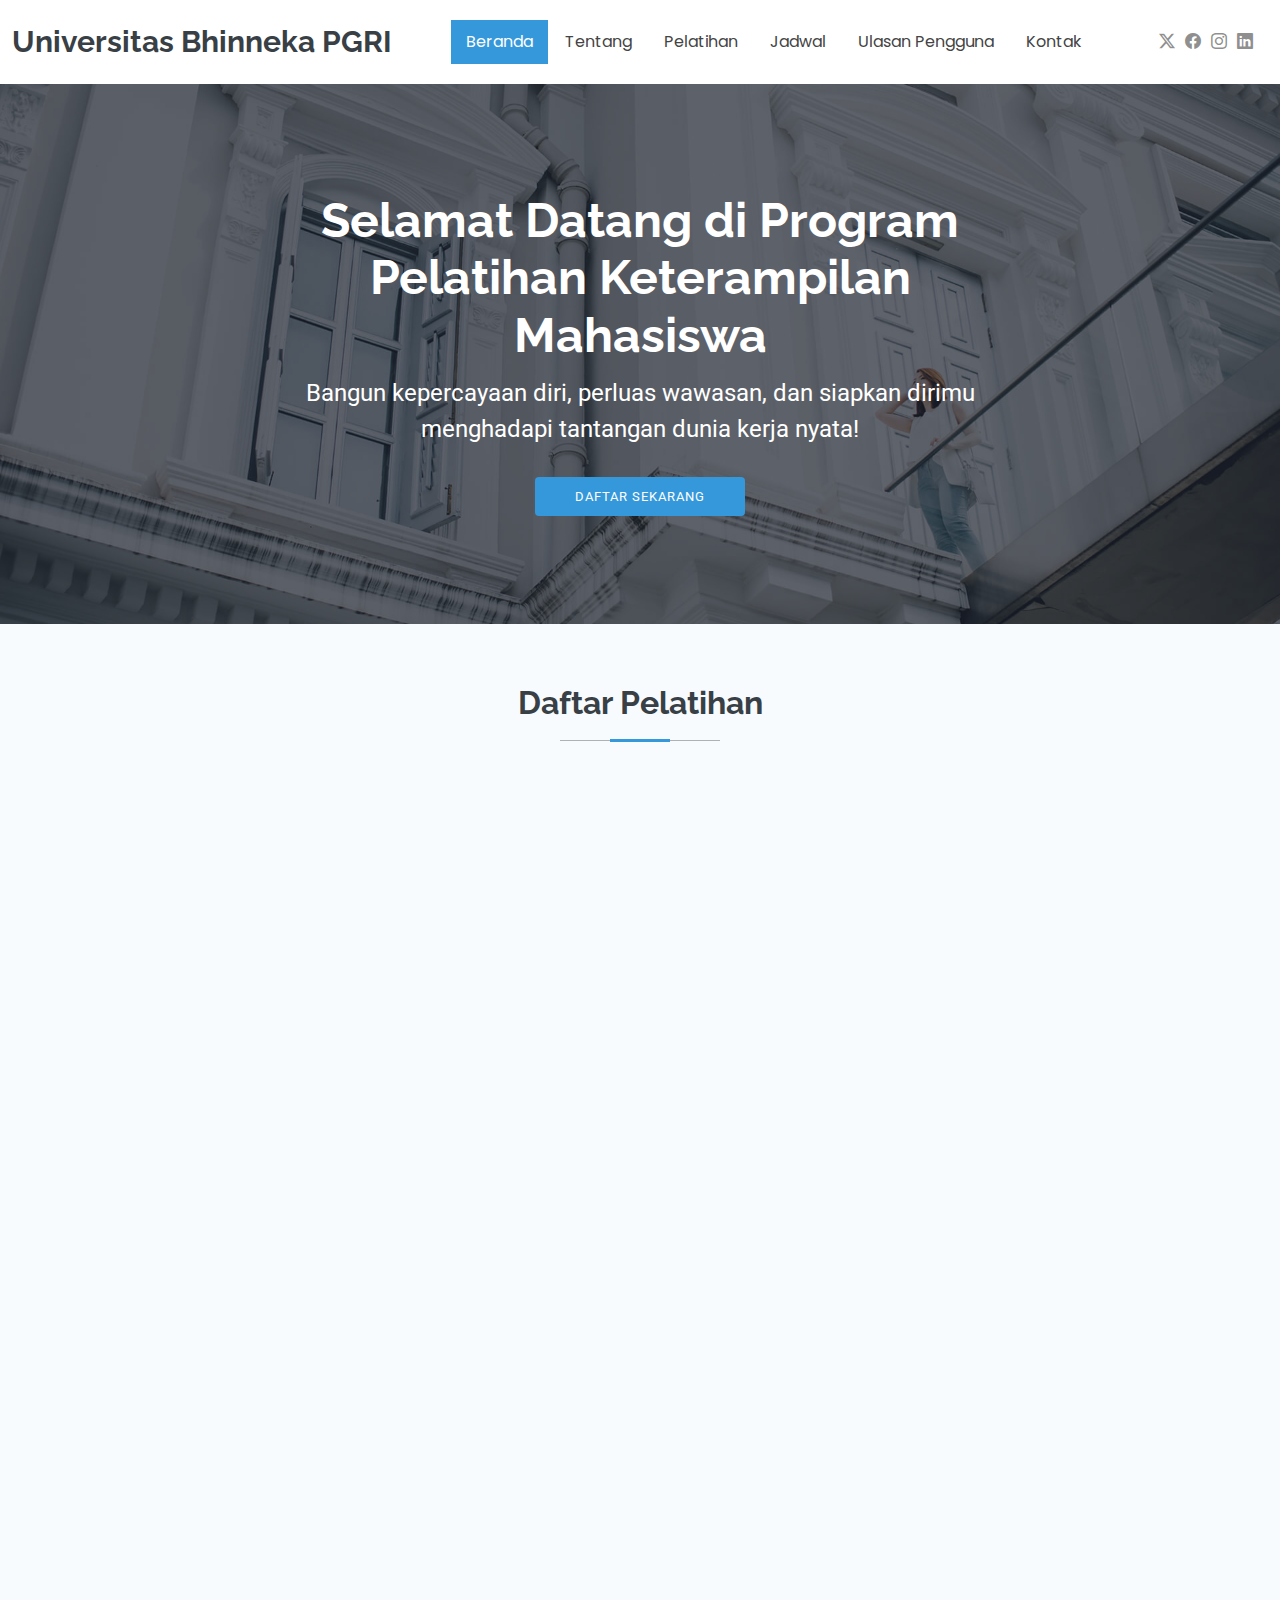
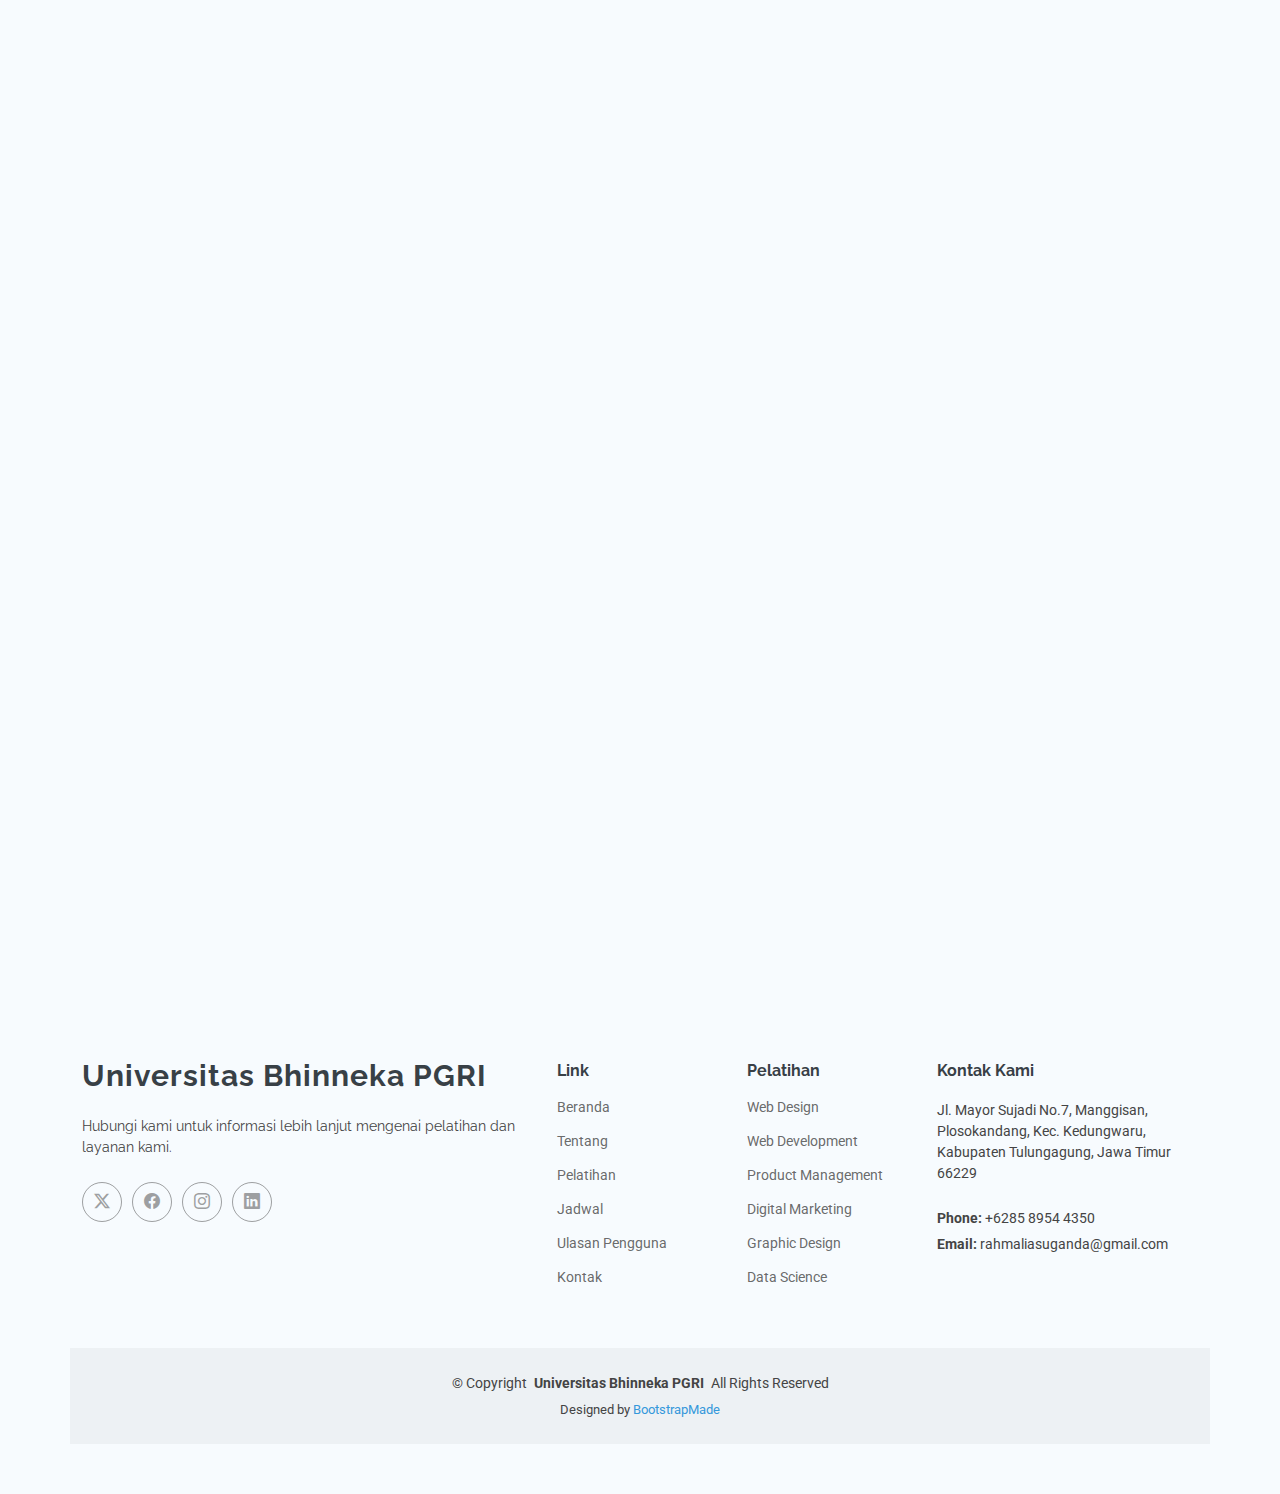
<file: index.html>
<!DOCTYPE html>
<html lang="id">

<head>
  <meta charset="utf-8">
  <meta content="width=device-width, initial-scale=1.0" name="viewport">
  <title>Pelatihan Keterampilan Mahasiswa</title>
  <meta name="description" content="Program pelatihan keterampilan untuk mahasiswa.">
  <meta name="keywords" content="pelatihan, mahasiswa, keterampilan, teknologi, karier">

  <!-- Favicons -->
  <!-- <link href="assets/img/favicon.png" rel="icon">
  <link href="assets/img/apple-touch-icon.png" rel="apple-touch-icon"> -->

  <!-- Fonts -->
  <link href="https://fonts.googleapis.com" rel="preconnect">
  <link href="https://fonts.gstatic.com" rel="preconnect" crossorigin>
  <link href="https://fonts.googleapis.com/css2?family=Roboto&family=Poppins&family=Raleway&display=swap" rel="stylesheet">

  <!-- Vendor CSS Files -->
  <link href="assets/vendor/bootstrap/css/bootstrap.min.css" rel="stylesheet">
  <link href="assets/vendor/bootstrap-icons/bootstrap-icons.css" rel="stylesheet">
  <link href="assets/vendor/aos/aos.css" rel="stylesheet">
  <link href="assets/vendor/glightbox/css/glightbox.min.css" rel="stylesheet">
  <link href="assets/vendor/swiper/swiper-bundle.min.css" rel="stylesheet">

  <!-- Main CSS File -->
  <link href="assets/css/main.css" rel="stylesheet">

  <!-- Template Credit -->
  <!--
    * Template Name: Lumia
    * Template URL: https://bootstrapmade.com/lumia-bootstrap-business-template/
    * Updated: Aug 07 2024 with Bootstrap v5.3.3
    * Author: BootstrapMade.com
    * License: https://bootstrapmade.com/license/
  -->
</head>

<body class="index-page">

  <!-- Header -->
  <header id="header" class="header d-flex align-items-center sticky-top">
    <div class="container-fluid position-relative d-flex align-items-center justify-content-between">
      <a href="index.html" class="logo d-flex align-items-center me-auto me-xl-0">
        <h1 class="sitename">Universitas Bhinneka PGRI</h1>
      </a>

      <nav id="navmenu" class="navmenu">
        <ul>
          <li><a href="index.html" class="active">Beranda</a></li>
          <li><a href="about.html">Tentang</a></li>
          <li><a href="services.html">Pelatihan</a></li>
          <li><a href="schedule.html">Jadwal</a></li>
          <li><a href="testimonials.html">Ulasan Pengguna</a></li>
          <li><a href="contact.html">Kontak</a></li>
        </ul>
        <i class="mobile-nav-toggle d-xl-none bi bi-list"></i>
      </nav>

      <div class="header-social-links">
        <a href="#" class="twitter"><i class="bi bi-twitter-x"></i></a>
        <a href="#" class="facebook"><i class="bi bi-facebook"></i></a>
        <a href="#" class="instagram"><i class="bi bi-instagram"></i></a>
        <a href="#" class="linkedin"><i class="bi bi-linkedin"></i></a>
      </div>
    </div>
  </header><!-- /Header -->

  <!-- Main Content -->
  <main class="main">

    <!-- Hero Section -->
    <section id="hero" class="hero section dark-background">
      <img src="assets/img/hero-bg.jpg" alt="" data-aos="fade-in">
      <div class="container text-center" data-aos="fade-up" data-aos-delay="100">
        <div class="row justify-content-center">
          <div class="col-lg-8">
            <h2>Selamat Datang di Program Pelatihan Keterampilan Mahasiswa</h2>
            <p>Bangun kepercayaan diri, perluas wawasan, dan siapkan dirimu menghadapi tantangan dunia kerja nyata!</p>
            <a href="pendaftaran-form.html" class="btn-get-started">Daftar Sekarang</a>
          </div>
        </div>
      </div>
    </section><!-- /Hero Section -->

    <!-- Services Section -->
    <section id="services" class="services section light-background">

      <!-- Section Title -->
      <div class="container section-title" data-aos="fade-up">
        <h2>Daftar Pelatihan</h2>
      </div><!-- End Section Title -->

      <div class="container">

        <div class="row gy-4">

         <!-- Web Design -->
<div class="col-lg-4 col-md-6" data-aos="fade-up" data-aos-delay="100">
  <div class="service-item position-relative">
    <img src="assets/img/webdesign.jpg" alt="Web Design" class="img-fluid mb-3" style="border-radius: 8px;">
    <a href="service-details.html" class="stretched-link">
      <h3>Web Design</h3>
      </a>
    <p>Pelajari cara menciptakan tampilan website yang modern, estetis, dan user-friendly. Cocok untuk kamu yang suka desain dan ingin tampil kreatif di dunia digital!</p>
  </div>
</div>

<!-- Web Development -->
<div class="col-lg-4 col-md-6" data-aos="fade-up" data-aos-delay="200">
  <div class="service-item position-relative">
    <img src="assets/img/webdev.png" alt="Web Development" class="img-fluid mb-3" style="border-radius: 8px;">
    <a href="service-details1.html" class="stretched-link">
    <h3>Web Development</h3>
    </a>
    <p>Bangun website dari nol hingga jadi! Mulai dari dasar pemrograman hingga menjadi developer andal yang bisa membuat web dinamis dan interaktif.</p>
  </div>
</div>

<!-- Product Management -->
<div class="col-lg-4 col-md-6" data-aos="fade-up" data-aos-delay="300">
  <div class="service-item position-relative">
    <img src="assets/img/product.png" alt="Product Management" class="img-fluid mb-3" style="border-radius: 8px;">
      <a href="service-details1.html" class="stretched-link">
    <h3>Product Management</h3>
    </a>
    <p>Jadilah penghubung antara teknologi dan kebutuhan pasar. Pelatihan ini membentuk kamu jadi pemimpin produk yang mampu menciptakan solusi tepat sasaran.</p>
  </div>
</div>

<!-- Graphic Design -->
<div class="col-lg-4 col-md-6" data-aos="fade-up" data-aos-delay="400">
  <div class="service-item position-relative">
    <img src="assets/img/grapic.jpg" alt="Graphic Design" class="img-fluid mb-3" style="border-radius: 8px;">
      <a href="service-details1.html" class="stretched-link">
    <h3>Graphic Design</h3>
    </a>
    <p>Tumpahkan ide kreatifmu jadi karya visual menarik! Pelatihan ini mengasah kemampuan desain dengan software profesional dan prinsip estetika yang kuat.</p>
  </div>
</div>

<!-- Marketing -->
<div class="col-lg-4 col-md-6" data-aos="fade-up" data-aos-delay="500">
  <div class="service-item position-relative">
    <img src="assets/img/digital.png" alt="Marketing" class="img-fluid mb-3" style="border-radius: 8px;">
      <a href="service-details1.html" class="stretched-link">
    <h3>Digital Marketing</h3>
    </a>
    <p>Pahami strategi digital marketing yang efektif! Cocok untuk kamu yang ingin menaklukkan dunia pemasaran online lewat SEO, media sosial, dan konten kreatif.</p>
  </div>
</div>

<!-- Data Science -->
<div class="col-lg-4 col-md-6" data-aos="fade-up" data-aos-delay="600">
  <div class="service-item position-relative">
    <img src="assets/img/data.jpg" alt="Data Science" class="img-fluid mb-3" style="border-radius: 8px;">
      <a href="service-details5.html" class="stretched-link">
    <h3>Data Science</h3>
    </a>
    <p>Ubah data jadi wawasan berharga! Pelatihan ini mengenalkan kamu pada analisis data, visualisasi, dan teknik prediksi untuk dunia bisnis dan teknologi.</p>
  </div>
</div>     
        </div>
        <!-- End Service Item -->

        <!-- Testimonials Section -->
    <section id="testimonials" class="testimonials section light-background">

      <!-- Section Title -->
      <div class="container section-title" data-aos="fade-up">
        <h2>Ulasan Pengguna</h2>
      </div><!-- End Section Title -->

      <div class="container" data-aos="fade-up" data-aos-delay="100">

        <div class="swiper init-swiper">
          <script type="application/json" class="swiper-config">
            {
              "loop": true,
              "speed": 600,
              "autoplay": {
                "delay": 5000
              },
              "slidesPerView": "auto",
              "pagination": {
                "el": ".swiper-pagination",
                "type": "bullets",
                "clickable": true
              },
              "breakpoints": {
                "320": {
                  "slidesPerView": 1,
                  "spaceBetween": 40
                },
                "1200": {
                  "slidesPerView": 3,
                  "spaceBetween": 10
                }
              }
            }
          </script>
          <div class="swiper-wrapper">

            <div class="swiper-slide">
              <div class="testimonial-item">
                <img src="assets/img/testimonials/testimonials-1.jpg" class="testimonial-img" alt="">
                <h3>Saul Goodman</h3>
                <h4>Front-End Developer</h4>
                <div class="stars">
                  <i class="bi bi-star-fill"></i><i class="bi bi-star-fill"></i><i class="bi bi-star-fill"></i><i class="bi bi-star-fill"></i><i class="bi bi-star-fill"></i>
                </div>
                <p>
                  <i class="bi bi-quote quote-icon-left"></i>
                  <span>Pelatihan Web Design mengajarkan peserta cara membuat tampilan website yang menarik dan responsif. Materi mencakup dasar-dasar desain visual, HTML, CSS, serta penggunaan tools seperti Figma.</span>
                  <i class="bi bi-quote quote-icon-right"></i>
                </p>
              </div>
            </div><!-- End testimonial item -->

            <div class="swiper-slide">
              <div class="testimonial-item">
                <img src="assets/img/testimonials/testimonials-2.jpg" class="testimonial-img" alt="">
                <h3>Sara Wilsson</h3>
                <h4>Product Owner</h4>
                <div class="stars">
                  <i class="bi bi-star-fill"></i><i class="bi bi-star-fill"></i><i class="bi bi-star-fill"></i><i class="bi bi-star-fill"></i><i class="bi bi-star-fill"></i>
                </div>
                <p>
                  <i class="bi bi-quote quote-icon-left"></i>
                  <span>Program ini fokus pada peran seorang Product Manager dalam mengelola siklus hidup produk, mulai dari riset kebutuhan pengguna hingga peluncuran. Pelatihan mencakup agile development, business model, dan komunikasi tim.</span>
                  <i class="bi bi-quote quote-icon-right"></i>
                </p>
              </div>
            </div><!-- End testimonial item -->

            <div class="swiper-slide">
              <div class="testimonial-item">
                <img src="assets/img/testimonials/testimonials-3.jpg" class="testimonial-img" alt="">
                <h3>Jena Karlis</h3>
                <h4>Digital Marketer</h4>
                <div class="stars">
                  <i class="bi bi-star-fill"></i><i class="bi bi-star-fill"></i><i class="bi bi-star-fill"></i><i class="bi bi-star-fill"></i><i class="bi bi-star-fill"></i>
                </div>
                <p>
                  <i class="bi bi-quote quote-icon-left"></i>
                  <span>Pelatihan ini dirancang untuk mengasah keterampilan dalam strategi pemasaran digital, seperti SEO, media sosial, Google Ads, dan email marketing. Cocok untuk kamu yang ingin membangun merek atau meningkatkan penjualan online.</span>
                  <i class="bi bi-quote quote-icon-right"></i>
                </p>
              </div>
            </div><!-- End testimonial item -->

            <div class="swiper-slide">
              <div class="testimonial-item">
                <img src="assets/img/testimonials/testimonials-4.jpg" class="testimonial-img" alt="">
                <h3>Matt Brandon</h3>
                <h4>Graphic Designer</h4>
                <div class="stars">
                  <i class="bi bi-star-fill"></i><i class="bi bi-star-fill"></i><i class="bi bi-star-fill"></i><i class="bi bi-star-fill"></i><i class="bi bi-star-fill"></i>
                </div>
                <p>
                  <i class="bi bi-quote quote-icon-left"></i>
                  <span>Saya belajar tentang elemen desain visual, tipografi, warna, serta penggunaan software seperti Adobe Photoshop dan Illustrator untuk membuat materi visual berkualitas tinggi.</span>
                  <i class="bi bi-quote quote-icon-right"></i>
                </p>
              </div>
            </div><!-- End testimonial item -->

            <div class="swiper-slide">
              <div class="testimonial-item">
                <img src="assets/img/testimonials/testimonials-5.jpg" class="testimonial-img" alt="">
                <h3>John Larson</h3>
                <h4>Machine Learning Engineer</h4>
                <div class="stars">
                  <i class="bi bi-star-fill"></i><i class="bi bi-star-fill"></i><i class="bi bi-star-fill"></i><i class="bi bi-star-fill"></i><i class="bi bi-star-fill"></i>
                </div>
                <p>
                  <i class="bi bi-quote quote-icon-left"></i>
                  <span>Pelatihan ini mengajarkan saya cara mengolah dan menganalisis data menggunakan Python, SQL, dan tools seperti Pandas dan Tableau. Cocok bagi yang ingin memahami tren data dan membuat keputusan berbasis data.</span>
                  <i class="bi bi-quote quote-icon-right"></i>
                </p>
              </div>
            </div><!-- End testimonial item -->

          </div>
          <div class="swiper-pagination"></div>
        </div>

      </div>

    </section><!-- /Testimonials Section -->


  </main><!-- /Main -->

  <footer id="footer" class="footer light-background">

    <div class="container footer-top">
      <div class="row gy-4">
        <div class="col-lg-5 col-md-12 footer-about">
          <a href="index.html" class="logo d-flex align-items-center">
            <span class="sitename">Universitas Bhinneka PGRI</span>
          </a>
          <p>Hubungi kami untuk informasi lebih lanjut mengenai pelatihan dan layanan kami.</p>
          <div class="social-links d-flex mt-4">
            <a href=""><i class="bi bi-twitter-x"></i></a>
            <a href=""><i class="bi bi-facebook"></i></a>
            <a href=""><i class="bi bi-instagram"></i></a>
            <a href=""><i class="bi bi-linkedin"></i></a>
          </div>
        </div>

        <div class="col-lg-2 col-6 footer-links">
          <h4>Link</h4>
          <ul>
            <li><a href="index.html">Beranda</a></li>
            <li><a href="about.html">Tentang</a></li>
            <li><a href="services.html">Pelatihan</a></li>
            <li><a href="schedule.html">Jadwal</a></li>
            <li><a href="testimonials.html">Ulasan Pengguna</a></li>
            <li><a href="contact.html">Kontak</a></li>
          </ul>
        </div>

        <div class="col-lg-2 col-6 footer-links">
          <h4>Pelatihan</h4>
          <ul>
            <li><a href="service-details.html">Web Design</a></li>
            <li><a href="service-details1.html">Web Development</a></li>
            <li><a href="service-details2.html">Product Management</a></li>
            <li><a href="service-details3.html">Digital Marketing</a></li>
            <li><a href="service-details4.html">Graphic Design</a></li>
            <li><a href="service-details5.html"> Data Science</a></li>
          </ul>
        </div>

        <div class="col-lg-3 col-md-12 footer-contact text-center text-md-start">
          <h4>Kontak Kami</h4>
          <p>Jl. Mayor Sujadi No.7, Manggisan, Plosokandang, Kec. Kedungwaru, Kabupaten Tulungagung, Jawa Timur 66229</p>
          <p class="mt-4"><strong>Phone:</strong> <span>+6285 8954 4350</span></p>
          <p><strong>Email:</strong> <span>rahmaliasuganda@gmail.com</span></p>
        </div>

      </div>
    </div>

    <div class="container copyright text-center mt-4">
      <p>© <span>Copyright</span> <strong class="px-1 sitename">Universitas Bhinneka PGRI</strong> <span>All Rights Reserved</span></p>
      <div class="credits">
        <!-- All the links in the footer should remain intact. -->
        <!-- You can delete the links only if you've purchased the pro version. -->
        <!-- Licensing information: https://bootstrapmade.com/license/ -->
        <!-- Purchase the pro version with working PHP/AJAX contact form: [buy-url] -->
        Designed by <a href="https://bootstrapmade.com/">BootstrapMade</a>
      </div>
    </div>

  </footer>


  <!-- Scroll Top -->
  <a href="#" id="scroll-top" class="scroll-top d-flex align-items-center justify-content-center">
    <i class="bi bi-arrow-up-short"></i>
  </a>

  <!-- Preloader -->
  <div id="preloader"></div>

  <!-- Vendor JS Files -->
  <script src="assets/vendor/bootstrap/js/bootstrap.bundle.min.js"></script>
  <script src="assets/vendor/php-email-form/validate.js"></script>
  <script src="assets/vendor/aos/aos.js"></script>
  <script src="assets/vendor/waypoints/noframework.waypoints.js"></script>
  <script src="assets/vendor/purecounter/purecounter_vanilla.js"></script>
  <script src="assets/vendor/glightbox/js/glightbox.min.js"></script>
  <script src="assets/vendor/imagesloaded/imagesloaded.pkgd.min.js"></script>
  <script src="assets/vendor/isotope-layout/isotope.pkgd.min.js"></script>
  <script src="assets/vendor/swiper/swiper-bundle.min.js"></script>

  <!-- Main JS File -->
  <script src="assets/js/main.js"></script>

</body>

</html>
</file>
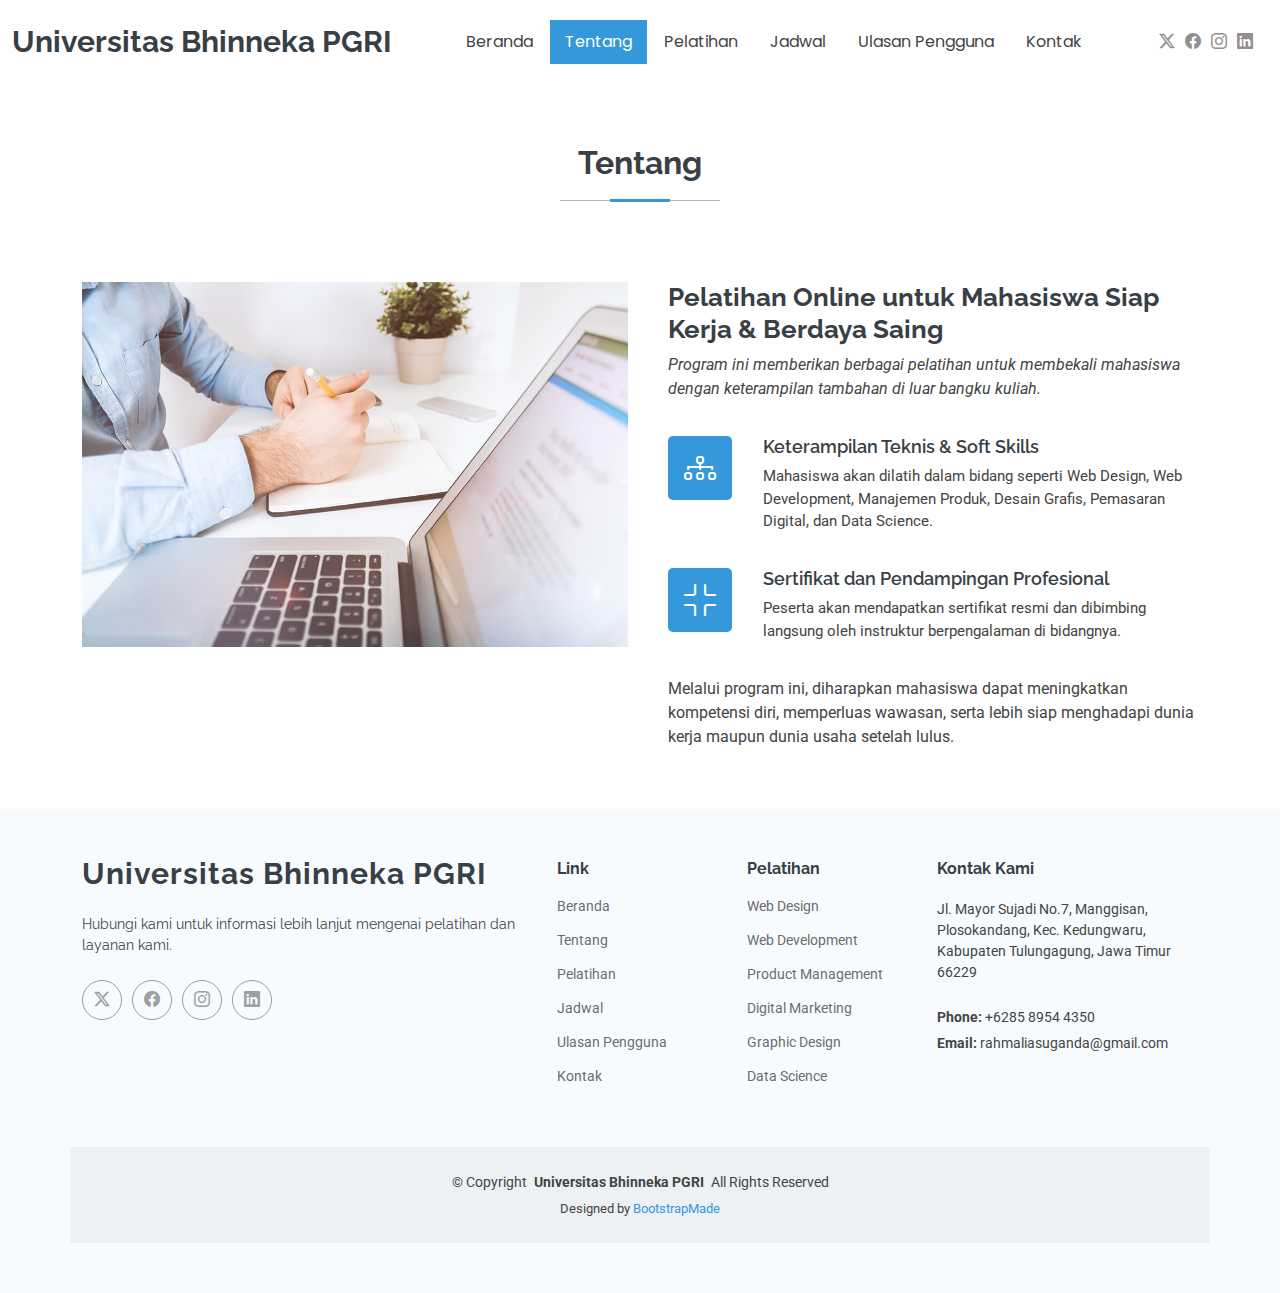
<file: about.html>
<!DOCTYPE html>
<html lang="en">

<head>
  <meta charset="utf-8">
  <meta content="width=device-width, initial-scale=1.0" name="viewport">
  <title>Pelatihan Keterampilan Mahasiswa</title>
  <meta name="description" content="">
  <meta name="keywords" content="">

  <!-- Favicons -->
  <!-- <link href="assets/img/favicon.png" rel="icon">
  <link href="assets/img/apple-touch-icon.png" rel="apple-touch-icon"> -->

  <!-- Fonts -->
  <link href="https://fonts.googleapis.com" rel="preconnect">
  <link href="https://fonts.gstatic.com" rel="preconnect" crossorigin>
  <link href="https://fonts.googleapis.com/css2?family=Roboto:ital,wght@0,100;0,300;0,400;0,500;0,700;0,900;1,100;1,300;1,400;1,500;1,700;1,900&family=Poppins:ital,wght@0,100;0,200;0,300;0,400;0,500;0,600;0,700;0,800;0,900;1,100;1,200;1,300;1,400;1,500;1,600;1,700;1,800;1,900&family=Raleway:ital,wght@0,100;0,200;0,300;0,400;0,500;0,600;0,700;0,800;0,900;1,100;1,200;1,300;1,400;1,500;1,600;1,700;1,800;1,900&display=swap" rel="stylesheet">

  <!-- Vendor CSS Files -->
  <link href="assets/vendor/bootstrap/css/bootstrap.min.css" rel="stylesheet">
  <link href="assets/vendor/bootstrap-icons/bootstrap-icons.css" rel="stylesheet">
  <link href="assets/vendor/aos/aos.css" rel="stylesheet">
  <link href="assets/vendor/glightbox/css/glightbox.min.css" rel="stylesheet">
  <link href="assets/vendor/swiper/swiper-bundle.min.css" rel="stylesheet">

  <!-- Main CSS File -->
  <link href="assets/css/main.css" rel="stylesheet">

  <!-- =======================================================
  * Template Name: Lumia
  * Template URL: https://bootstrapmade.com/lumia-bootstrap-business-template/
  * Updated: Aug 07 2024 with Bootstrap v5.3.3
  * Author: BootstrapMade.com
  * License: https://bootstrapmade.com/license/
  ======================================================== -->
</head>

<body class="index-page">

  <header id="header" class="header d-flex align-items-center sticky-top">
    <div class="container-fluid position-relative d-flex align-items-center justify-content-between">

      <a href="index.html" class="logo d-flex align-items-center me-auto me-xl-0">
        <!-- Uncomment the line below if you also wish to use an image logo -->
        <!-- <img src="assets/img/logo.png" alt=""> -->
        <h1 class="sitename">Universitas Bhinneka PGRI</h1>
      </a>

      <nav id="navmenu" class="navmenu">
        <ul>
          <li><a href="index.html">Beranda</a></li>
          <li><a href="about.html" class="active">Tentang</a></li>
          <li><a href="services.html">Pelatihan</a></li>
          <li><a href="schedule.html">Jadwal</a></li>
          <li><a href="testimonials.html">Ulasan Pengguna</a></li>
          <li><a href="contact.html">Kontak</a></li>
        </ul>
        <i class="mobile-nav-toggle d-xl-none bi bi-list"></i>
      </nav>

      <div class="header-social-links">
        <a href="#" class="twitter"><i class="bi bi-twitter-x"></i></a>
        <a href="#" class="facebook"><i class="bi bi-facebook"></i></a>
        <a href="#" class="instagram"><i class="bi bi-instagram"></i></a>
        <a href="#" class="linkedin"><i class="bi bi-linkedin"></i></a>
      </div>

    </div>
  </header>
 <!-- About Section -->
<section id="about" class="about section">

  <!-- Section Title -->
  <div class="container section-title" data-aos="fade-up">
    <h2>Tentang</h2>
  </div><!-- End Section Title -->

  <div class="container">
    <div class="row gy-3">
      <!-- Kolom Gambar -->
      <div class="col-lg-6" data-aos="fade-up" data-aos-delay="100">
        <img src="assets/img/about.jpg" alt="" class="img-fluid">
      </div>
  
      <!-- Kolom Konten -->
      <div class="col-lg-6 d-flex flex-column justify-content-center" data-aos="fade-up" data-aos-delay="200">
        <div class="about-content ps-0 ps-lg-3">
          <h3 class="text-start">Pelatihan Online untuk Mahasiswa Siap Kerja & Berdaya Saing</h3>
          <p class="fst-italic text-start">
            Program ini memberikan berbagai pelatihan untuk membekali mahasiswa dengan keterampilan tambahan di luar bangku kuliah.
          </p>
          <ul>
            <li class="d-flex align-items-start">
              <i class="bi bi-diagram-3"></i>
              <div class="ms-3">
                <h4 class="text-start">Keterampilan Teknis & Soft Skills</h4>
                <p class="text-start">Mahasiswa akan dilatih dalam bidang seperti Web Design, Web Development, Manajemen Produk, Desain Grafis, Pemasaran Digital, dan Data Science.</p>
            </li>
            <li class="d-flex align-items-start">
              <i class="bi bi-fullscreen-exit"></i>
              <div class="ms-3">
                <h4 class="text-start">Sertifikat dan Pendampingan Profesional</h4>
                <p class="text-start">Peserta akan mendapatkan sertifikat resmi dan dibimbing langsung oleh instruktur berpengalaman di bidangnya.</p>
              </div>
            </li>
          </ul>
          <p class="text-start">
            Melalui program ini, diharapkan mahasiswa dapat meningkatkan kompetensi diri, memperluas wawasan, serta lebih siap menghadapi dunia kerja maupun dunia usaha setelah lulus.
          </p>
        </div>
      </div>
    </div>
  </div>  

</section>
<!-- /About Section -->

<footer id="footer" class="footer light-background">

    <div class="container footer-top">
      <div class="row gy-4">
        <div class="col-lg-5 col-md-12 footer-about">
          <a href="index.html" class="logo d-flex align-items-center">
            <span class="sitename">Universitas Bhinneka PGRI</span>
          </a>
          <p>Hubungi kami untuk informasi lebih lanjut mengenai pelatihan dan layanan kami.</p>
          <div class="social-links d-flex mt-4">
            <a href=""><i class="bi bi-twitter-x"></i></a>
            <a href=""><i class="bi bi-facebook"></i></a>
            <a href=""><i class="bi bi-instagram"></i></a>
            <a href=""><i class="bi bi-linkedin"></i></a>
          </div>
        </div>

        <div class="col-lg-2 col-6 footer-links">
          <h4>Link</h4>
          <ul>
            <li><a href="index.html">Beranda</a></li>
            <li><a href="about.html">Tentang</a></li>
            <li><a href="services.html">Pelatihan</a></li>
            <li><a href="schedule.html">Jadwal</a></li>
            <li><a href="testimonials.html">Ulasan Pengguna</a></li>
            <li><a href="contact.html">Kontak</a></li>
          </ul>
        </div>

        <div class="col-lg-2 col-6 footer-links">
          <h4>Pelatihan</h4>
          <ul>
            <li><a href="service-details.html">Web Design</a></li>
            <li><a href="service-details1.html">Web Development</a></li>
            <li><a href="service-details2.html">Product Management</a></li>
            <li><a href="service-details3.html">Digital Marketing</a></li>
            <li><a href="service-details4.html">Graphic Design</a></li>
            <li><a href="service-details5.html"> Data Science</a></li>
          </ul>
        </div>

        <div class="col-lg-3 col-md-12 footer-contact text-center text-md-start">
          <h4>Kontak Kami</h4>
          <p>Jl. Mayor Sujadi No.7, Manggisan, Plosokandang, Kec. Kedungwaru, Kabupaten Tulungagung, Jawa Timur 66229</p>
          <p class="mt-4"><strong>Phone:</strong> <span>+6285 8954 4350</span></p>
          <p><strong>Email:</strong> <span>rahmaliasuganda@gmail.com</span></p>
        </div>

      </div>
    </div>

    <div class="container copyright text-center mt-4">
      <p>© <span>Copyright</span> <strong class="px-1 sitename">Universitas Bhinneka PGRI</strong> <span>All Rights Reserved</span></p>
      <div class="credits">
        <!-- All the links in the footer should remain intact. -->
        <!-- You can delete the links only if you've purchased the pro version. -->
        <!-- Licensing information: https://bootstrapmade.com/license/ -->
        <!-- Purchase the pro version with working PHP/AJAX contact form: [buy-url] -->
        Designed by <a href="https://bootstrapmade.com/">BootstrapMade</a>
      </div>
    </div>

  </footer> 

  <!-- Scroll Top -->
  <a href="#" id="scroll-top" class="scroll-top d-flex align-items-center justify-content-center"><i class="bi bi-arrow-up-short"></i></a>

  <!-- Preloader -->
  <div id="preloader"></div>

  <!-- Vendor JS Files -->
  <script src="assets/vendor/bootstrap/js/bootstrap.bundle.min.js"></script>
  <script src="assets/vendor/php-email-form/validate.js"></script>
  <script src="assets/vendor/aos/aos.js"></script>
  <script src="assets/vendor/waypoints/noframework.waypoints.js"></script>
  <script src="assets/vendor/purecounter/purecounter_vanilla.js"></script>
  <script src="assets/vendor/glightbox/js/glightbox.min.js"></script>
  <script src="assets/vendor/imagesloaded/imagesloaded.pkgd.min.js"></script>
  <script src="assets/vendor/isotope-layout/isotope.pkgd.min.js"></script>
  <script src="assets/vendor/swiper/swiper-bundle.min.js"></script>

  <!-- Main JS File -->
  <script src="assets/js/main.js"></script>

</body>

</html>
</file>
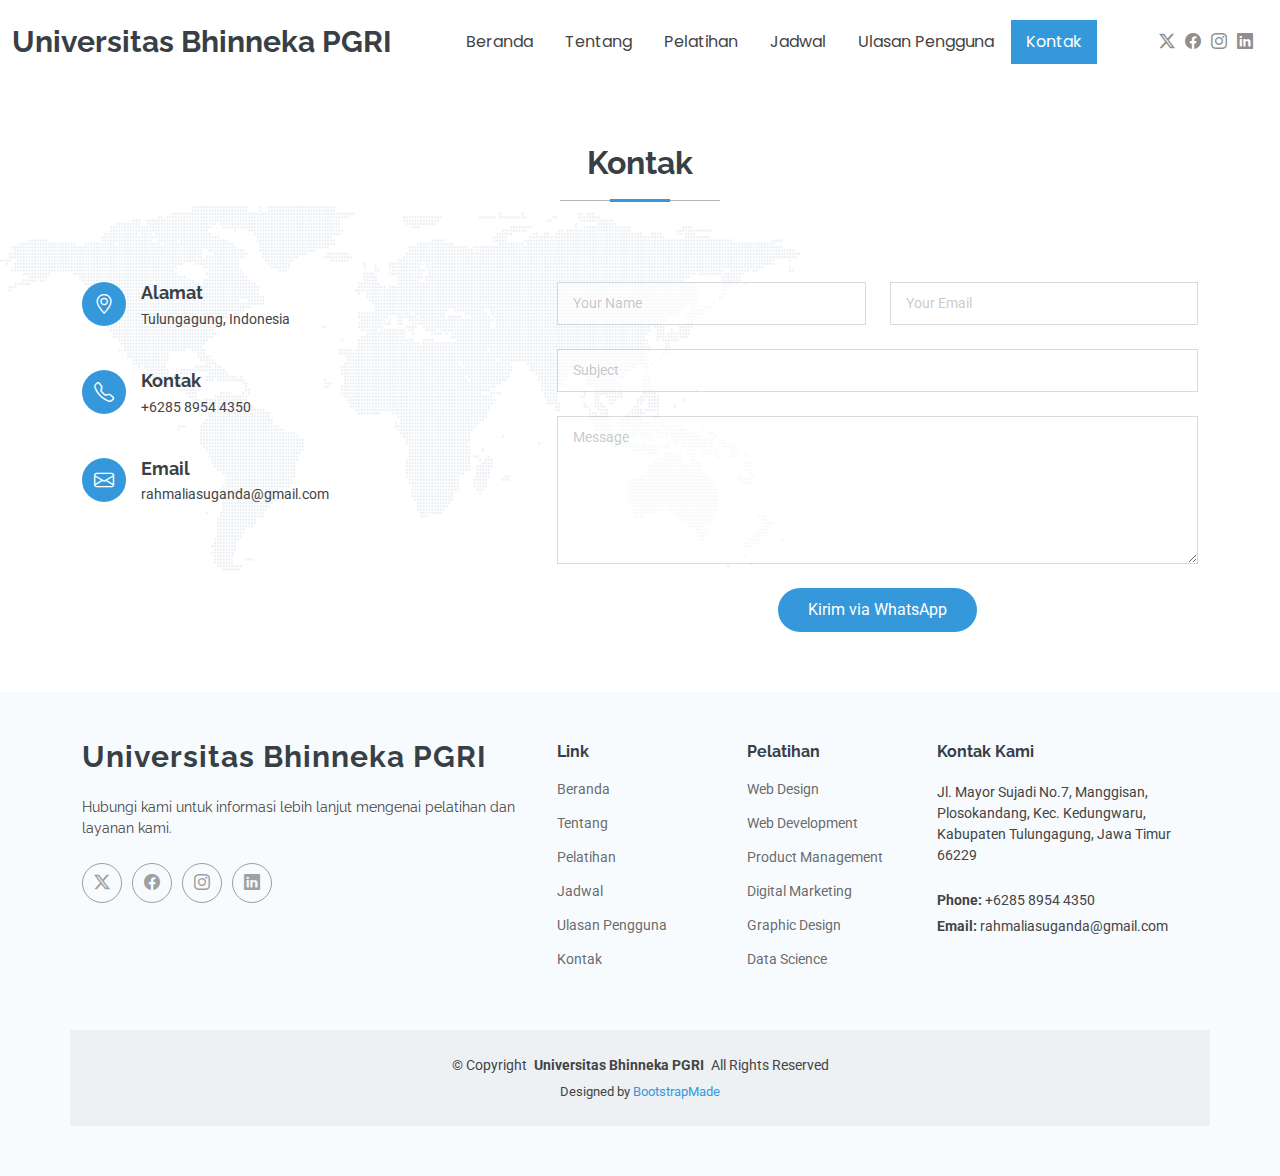
<file: contact.html>
<!DOCTYPE html>
<html lang="en">

<head>
  <meta charset="utf-8">
  <meta content="width=device-width, initial-scale=1.0" name="viewport">
  <title>Pelatihan Keterampilan Mahasiswa</title>
  <meta name="description" content="">
  <meta name="keywords" content="">

  <!-- Favicons -->
  <!-- <link href="assets/img/favicon.png" rel="icon">
  <link href="assets/img/apple-touch-icon.png" rel="apple-touch-icon"> -->

  <!-- Fonts -->
  <link href="https://fonts.googleapis.com" rel="preconnect">
  <link href="https://fonts.gstatic.com" rel="preconnect" crossorigin>
  <link href="https://fonts.googleapis.com/css2?family=Roboto:ital,wght@0,100;0,300;0,400;0,500;0,700;0,900;1,100;1,300;1,400;1,500;1,700;1,900&family=Poppins:ital,wght@0,100;0,200;0,300;0,400;0,500;0,600;0,700;0,800;0,900;1,100;1,200;1,300;1,400;1,500;1,600;1,700;1,800;1,900&family=Raleway:ital,wght@0,100;0,200;0,300;0,400;0,500;0,600;0,700;0,800;0,900;1,100;1,200;1,300;1,400;1,500;1,600;1,700;1,800;1,900&display=swap" rel="stylesheet">

  <!-- Vendor CSS Files -->
  <link href="assets/vendor/bootstrap/css/bootstrap.min.css" rel="stylesheet">
  <link href="assets/vendor/bootstrap-icons/bootstrap-icons.css" rel="stylesheet">
  <link href="assets/vendor/aos/aos.css" rel="stylesheet">
  <link href="assets/vendor/glightbox/css/glightbox.min.css" rel="stylesheet">
  <link href="assets/vendor/swiper/swiper-bundle.min.css" rel="stylesheet">

  <!-- Main CSS File -->
  <link href="assets/css/main.css" rel="stylesheet">

  <!-- =======================================================
  * Template Name: Lumia
  * Template URL: https://bootstrapmade.com/lumia-bootstrap-business-template/
  * Updated: Aug 07 2024 with Bootstrap v5.3.3
  * Author: BootstrapMade.com
  * License: https://bootstrapmade.com/license/
  ======================================================== -->
</head>

<body class="index-page">

  <header id="header" class="header d-flex align-items-center sticky-top">
    <div class="container-fluid position-relative d-flex align-items-center justify-content-between">

      <a href="index.html" class="logo d-flex align-items-center me-auto me-xl-0">
        <!-- Uncomment the line below if you also wish to use an image logo -->
        <!-- <img src="assets/img/logo.png" alt=""> -->
        <h1 class="sitename">Universitas Bhinneka PGRI</h1>
      </a>

      <nav id="navmenu" class="navmenu">
        <ul>
          <li><a href="index.html">Beranda</a></li>
          <li><a href="about.html">Tentang</a></li>
          <li><a href="services.html">Pelatihan</a></li>
          <li><a href="schedule.html">Jadwal</a></li>
          <li><a href="testimonials.html">Ulasan Pengguna</a></li>
          <li><a href="contact.html" class="active">Kontak</a></li>
        </ul>
        <i class="mobile-nav-toggle d-xl-none bi bi-list"></i>
      </nav>

      <div class="header-social-links">
        <a href="#" class="twitter"><i class="bi bi-twitter-x"></i></a>
        <a href="#" class="facebook"><i class="bi bi-facebook"></i></a>
        <a href="#" class="instagram"><i class="bi bi-instagram"></i></a>
        <a href="#" class="linkedin"><i class="bi bi-linkedin"></i></a>
      </div>

    </div>
  </header>
<!-- Contact Section -->
    <section id="contact" class="contact section">

      <!-- Section Title -->
      <div class="container section-title" data-aos="fade-up">
        <h2>Kontak</h2>
      </div><!-- End Section Title -->

      <div class="container position-relative" data-aos="fade-up" data-aos-delay="100">

        <div class="row gy-4">

          <div class="col-lg-5">
            <div class="info-item d-flex" data-aos="fade-up" data-aos-delay="200">
              <i class="bi bi-geo-alt flex-shrink-0"></i>
              <div>
                <h3>Alamat</h3>
                <p>Tulungagung, Indonesia</p>
              </div>
            </div><!-- End Info Item -->

            <div class="info-item d-flex" data-aos="fade-up" data-aos-delay="300">
              <i class="bi bi-telephone flex-shrink-0"></i>
              <div>
                <h3>Kontak</h3>
                <p>+6285 8954 4350</p>
              </div>
            </div><!-- End Info Item -->

            <div class="info-item d-flex" data-aos="fade-up" data-aos-delay="400">
              <i class="bi bi-envelope flex-shrink-0"></i>
              <div>
                <h3>Email</h3>
                <p>rahmaliasuganda@gmail.com</p>
              </div>
            </div><!-- End Info Item -->

          </div>

          <div class="col-lg-7">
            <form id="whatsapp-form" onsubmit="sendWhatsAppMessage(event)" class="php-email-form" data-aos="fade-up" data-aos-delay="500">
              <div class="row gy-4">
          
                <div class="col-md-6">
                  <input type="text" name="name" id="name" class="form-control" placeholder="Your Name" required>
                </div>
          
                <div class="col-md-6">
                  <input type="email" id="email" class="form-control" name="email" placeholder="Your Email" required>
                </div>
          
                <div class="col-md-12">
                  <input type="text" id="subject" class="form-control" name="subject" placeholder="Subject" required>
                </div>
          
                <div class="col-md-12">
                  <textarea class="form-control" id="message" name="message" rows="6" placeholder="Message" required></textarea>
                </div>
          
                <div class="col-md-12 text-center">
                  <button type="submit">Kirim via WhatsApp</button>
                </div>
          
              </div>
            </form>
          </div>          

        </div>

      </div>

    </section><!-- /Contact Section -->

    <footer id="footer" class="footer light-background">

    <div class="container footer-top">
      <div class="row gy-4">
        <div class="col-lg-5 col-md-12 footer-about">
          <a href="index.html" class="logo d-flex align-items-center">
            <span class="sitename">Universitas Bhinneka PGRI</span>
          </a>
          <p>Hubungi kami untuk informasi lebih lanjut mengenai pelatihan dan layanan kami.</p>
          <div class="social-links d-flex mt-4">
            <a href=""><i class="bi bi-twitter-x"></i></a>
            <a href=""><i class="bi bi-facebook"></i></a>
            <a href=""><i class="bi bi-instagram"></i></a>
            <a href=""><i class="bi bi-linkedin"></i></a>
          </div>
        </div>

        <div class="col-lg-2 col-6 footer-links">
          <h4>Link</h4>
          <ul>
            <li><a href="index.html">Beranda</a></li>
            <li><a href="about.html">Tentang</a></li>
            <li><a href="services.html">Pelatihan</a></li>
            <li><a href="schedule.html">Jadwal</a></li>
            <li><a href="testimonials.html">Ulasan Pengguna</a></li>
            <li><a href="contact.html">Kontak</a></li>
          </ul>
        </div>

        <div class="col-lg-2 col-6 footer-links">
          <h4>Pelatihan</h4>
          <ul>
            <li><a href="service-details.html">Web Design</a></li>
            <li><a href="service-details1.html">Web Development</a></li>
            <li><a href="service-details2.html">Product Management</a></li>
            <li><a href="service-details3.html">Digital Marketing</a></li>
            <li><a href="service-details4.html">Graphic Design</a></li>
            <li><a href="service-details5.html"> Data Science</a></li>
          </ul>
        </div>

        <div class="col-lg-3 col-md-12 footer-contact text-center text-md-start">
          <h4>Kontak Kami</h4>
          <p>Jl. Mayor Sujadi No.7, Manggisan, Plosokandang, Kec. Kedungwaru, Kabupaten Tulungagung, Jawa Timur 66229</p>
          <p class="mt-4"><strong>Phone:</strong> <span>+6285 8954 4350</span></p>
          <p><strong>Email:</strong> <span>rahmaliasuganda@gmail.com</span></p>
        </div>

      </div>
    </div>

    <div class="container copyright text-center mt-4">
      <p>© <span>Copyright</span> <strong class="px-1 sitename">Universitas Bhinneka PGRI</strong> <span>All Rights Reserved</span></p>
      <div class="credits">
        <!-- All the links in the footer should remain intact. -->
        <!-- You can delete the links only if you've purchased the pro version. -->
        <!-- Licensing information: https://bootstrapmade.com/license/ -->
        <!-- Purchase the pro version with working PHP/AJAX contact form: [buy-url] -->
        Designed by <a href="https://bootstrapmade.com/">BootstrapMade</a>
      </div>
    </div>

  </footer>

  <script>
    function sendWhatsAppMessage(event) {
      event.preventDefault();
    
      const name = document.getElementById('name').value;
      const email = document.getElementById('email').value;
      const subject = document.getElementById('subject').value;
      const message = document.getElementById('message').value;
    
      const whatsappNumber = "6285895444350"; // Ganti dengan nomor WhatsApp tujuan (tanpa +)
      const fullMessage = `Halo, saya ingin mengirim pesan:\n\nNama: ${name}\nEmail: ${email}\nSubjek: ${subject}\nPesan: ${message}`;
      const whatsappURL = `https://wa.me/${whatsappNumber}?text=${encodeURIComponent(fullMessage)}`;
    
      window.open(whatsappURL, '_blank');
    }
    </script>    

  <!-- Scroll Top -->
  <a href="#" id="scroll-top" class="scroll-top d-flex align-items-center justify-content-center"><i class="bi bi-arrow-up-short"></i></a>

  <!-- Preloader -->
  <div id="preloader"></div>

  <!-- Vendor JS Files -->
  <script src="assets/vendor/bootstrap/js/bootstrap.bundle.min.js"></script>
  <script src="assets/vendor/php-email-form/validate.js"></script>
  <script src="assets/vendor/aos/aos.js"></script>
  <script src="assets/vendor/waypoints/noframework.waypoints.js"></script>
  <script src="assets/vendor/purecounter/purecounter_vanilla.js"></script>
  <script src="assets/vendor/glightbox/js/glightbox.min.js"></script>
  <script src="assets/vendor/imagesloaded/imagesloaded.pkgd.min.js"></script>
  <script src="assets/vendor/isotope-layout/isotope.pkgd.min.js"></script>
  <script src="assets/vendor/swiper/swiper-bundle.min.js"></script>

  <!-- Main JS File -->
  <script src="assets/js/main.js"></script>

</body>

</html>
</file>
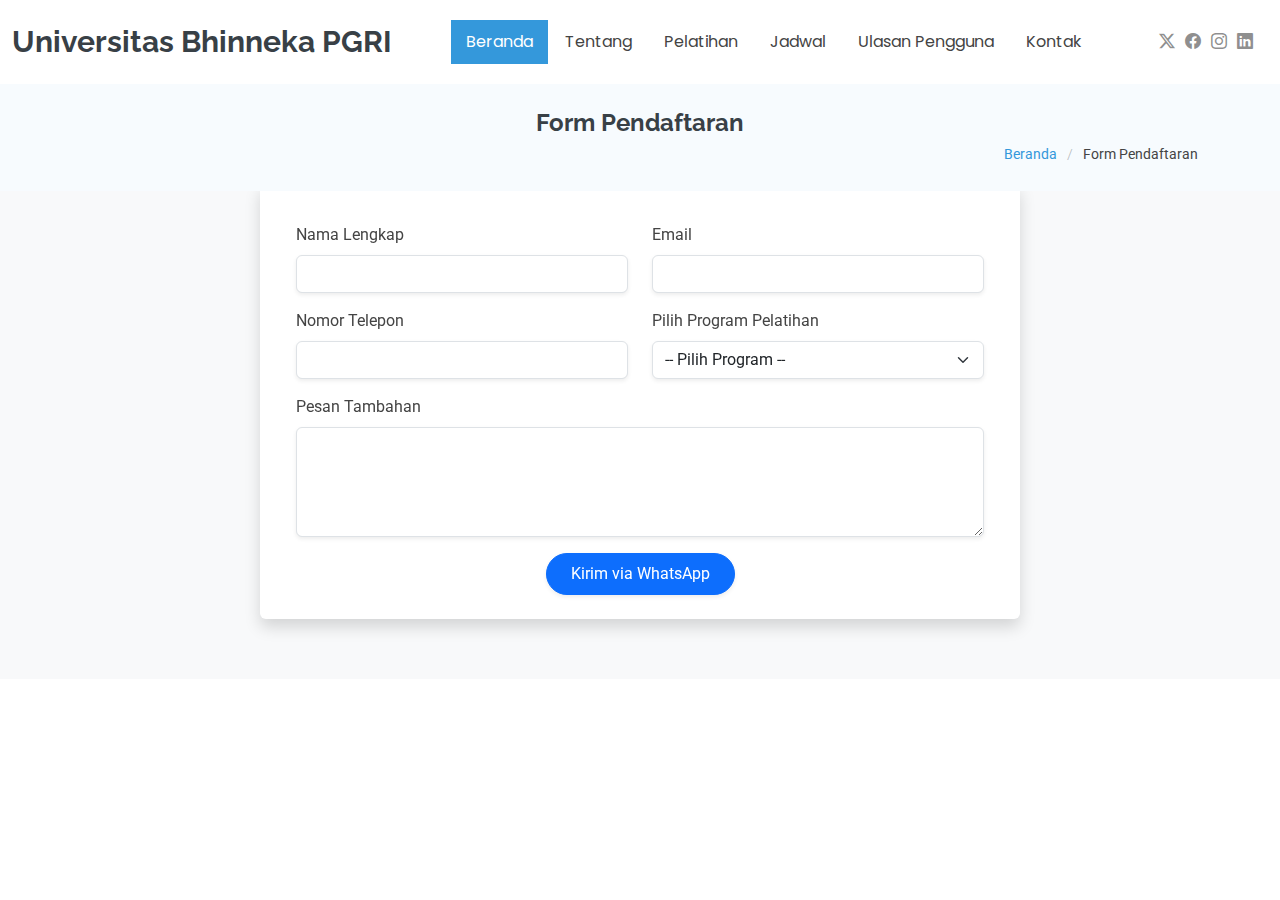
<file: pendaftaran-form.html>
<!DOCTYPE html>
<html lang="id">

<head>
  <meta charset="utf-8">
  <meta content="width=device-width, initial-scale=1.0" name="viewport">
  <title>Pendaftaran</title>

  <!-- Favicons -->
  <!-- <link href="assets/img/favicon.png" rel="icon">
  <link href="assets/img/apple-touch-icon.png" rel="apple-touch-icon"> -->

  <!-- Fonts -->
  <link href="https://fonts.googleapis.com" rel="preconnect">
  <link href="https://fonts.gstatic.com" rel="preconnect" crossorigin>
  <link href="https://fonts.googleapis.com/css2?family=Roboto:wght@100;300;400;500;700;900&family=Poppins:wght@100;200;300;400;500;600;700;800;900&family=Raleway:wght@100;200;300;400;500;600;700;800;900&display=swap" rel="stylesheet">

  <!-- Vendor CSS Files -->
  <link href="assets/vendor/bootstrap/css/bootstrap.min.css" rel="stylesheet">
  <link href="assets/vendor/bootstrap-icons/bootstrap-icons.css" rel="stylesheet">
  <link href="assets/vendor/aos/aos.css" rel="stylesheet">
  <link href="assets/vendor/glightbox/css/glightbox.min.css" rel="stylesheet">
  <link href="assets/vendor/swiper/swiper-bundle.min.css" rel="stylesheet">

  <!-- Main CSS File -->
  <link href="assets/css/main.css" rel="stylesheet">
</head>

<body class="index-page">

  <!-- Navbar -->
  <header id="header" class="header d-flex align-items-center sticky-top">
    <div class="container-fluid position-relative d-flex align-items-center justify-content-between">
      <a href="index.html" class="logo d-flex align-items-center me-auto me-xl-0">
        <h1 class="sitename">Universitas Bhinneka PGRI</h1>
      </a>

      <nav id="navmenu" class="navmenu">
        <ul>
          <li><a href="index.html" class="active">Beranda</a></li>
          <li><a href="about.html">Tentang</a></li>
          <li><a href="services.html">Pelatihan</a></li>
          <li><a href="schedule.html">Jadwal</a></li>
          <li><a href="testimonials.html">Ulasan Pengguna</a></li>
          <li><a href="contact.html">Kontak</a></li>
        </ul>
        <i class="mobile-nav-toggle d-xl-none bi bi-list"></i>
      </nav>

      <div class="header-social-links">
        <a href="#" class="twitter"><i class="bi bi-twitter-x"></i></a>
        <a href="#" class="facebook"><i class="bi bi-facebook"></i></a>
        <a href="#" class="instagram"><i class="bi bi-instagram"></i></a>
        <a href="#" class="linkedin"><i class="bi bi-linkedin"></i></a>
      </div>
    </div>
  </header>

  <!-- Page Title -->
  <div class="page-title light-background">
    <div class="container">
      <h1 class="mb-1 text-center">Form Pendaftaran</h1>
      <nav class="breadcrumbs d-inline-block w-100">
        <ol class="breadcrumb justify-content-end mb-0">
          <li><a href="index.html">Beranda</a></li>
          <li class="current">Form Pendaftaran</li>
        </ol>
      </nav>
    </div>
  </div>

  <!-- Formulir Pendaftaran -->
  <section id="pendaftaran-form" class="pendaftaran-form section pt-2" style="background-color: #f8f9fa;">
    <div class="container">
      <div class="row justify-content-center">
        <div class="col-lg-8" data-aos="zoom-in" data-aos-delay="100">
          <form onsubmit="sendToWhatsApp(); return false;" class="row gy-3 p-4 shadow rounded bg-white">
            <div class="col-md-6">
              <label for="name" class="form-label">Nama Lengkap</label>
              <input type="text" class="form-control shadow-sm rounded" id="name" required>
            </div>
            <div class="col-md-6">
              <label for="email" class="form-label">Email</label>
              <input type="email" class="form-control shadow-sm rounded" id="email" required>
            </div>
            <div class="col-md-6">
              <label for="phone" class="form-label">Nomor Telepon</label>
              <input type="text" class="form-control shadow-sm rounded" id="phone" required>
            </div>
            <div class="col-md-6">
              <label for="program" class="form-label">Pilih Program Pelatihan</label>
              <select class="form-select shadow-sm rounded" id="program" required>
                <option value="" disabled selected>-- Pilih Program --</option>
                <option value="Web Design">Web Design</option>
                <option value="Web Development">Web Development</option>
                <option value="Product Management">Product Management</option>
                <option value="Marketing">Digital Marketing</option>
                <option value="Graphic Design">Graphic Design</option>
                <option value="Data Science">Data Science</option>
              </select>
            </div>
            <div class="col-12">
              <label for="message" class="form-label">Pesan Tambahan</label>
              <textarea class="form-control shadow-sm rounded" id="message" rows="4"></textarea>
            </div>
            <div class="col-12 text-center mt-3">
              <button type="submit" class="btn btn-primary px-4 py-2 shadow-sm rounded-pill">Kirim via WhatsApp</button>
            </div>
          </form>
        </div>
      </div>
    </div>
  </section>

  <!-- Script untuk Kirim Formulir ke WhatsApp -->
  <script>
    function sendToWhatsApp() {
      const name = document.getElementById("name").value;
      const email = document.getElementById("email").value;
      const phone = document.getElementById("phone").value;
      const program = document.getElementById("program").value;
      const message = document.getElementById("message").value;

      const adminNumber = "6285895444350"; // Ganti dengan nomor admin tujuan (tanpa +)
      const text = `Halo Admin! Saya ingin mendaftar pelatihan:\n\n` +
        `Nama: ${name}\nEmail: ${email}\nNo. Telepon: ${phone}\n` +
        `Program: ${program}\nPesan: ${message}`;

      const encodedText = encodeURIComponent(text);
      const waUrl = `https://wa.me/${adminNumber}?text=${encodedText}`;
      window.open(waUrl, '_blank');
    }
  </script>

  <!-- Script Vendor -->
  <script src="assets/vendor/bootstrap/js/bootstrap.bundle.min.js"></script>
  <script src="assets/vendor/aos/aos.js"></script>
  <script>
    AOS.init();
  </script>
  <script src="assets/js/main.js"></script>

</body>

</html>
</file>
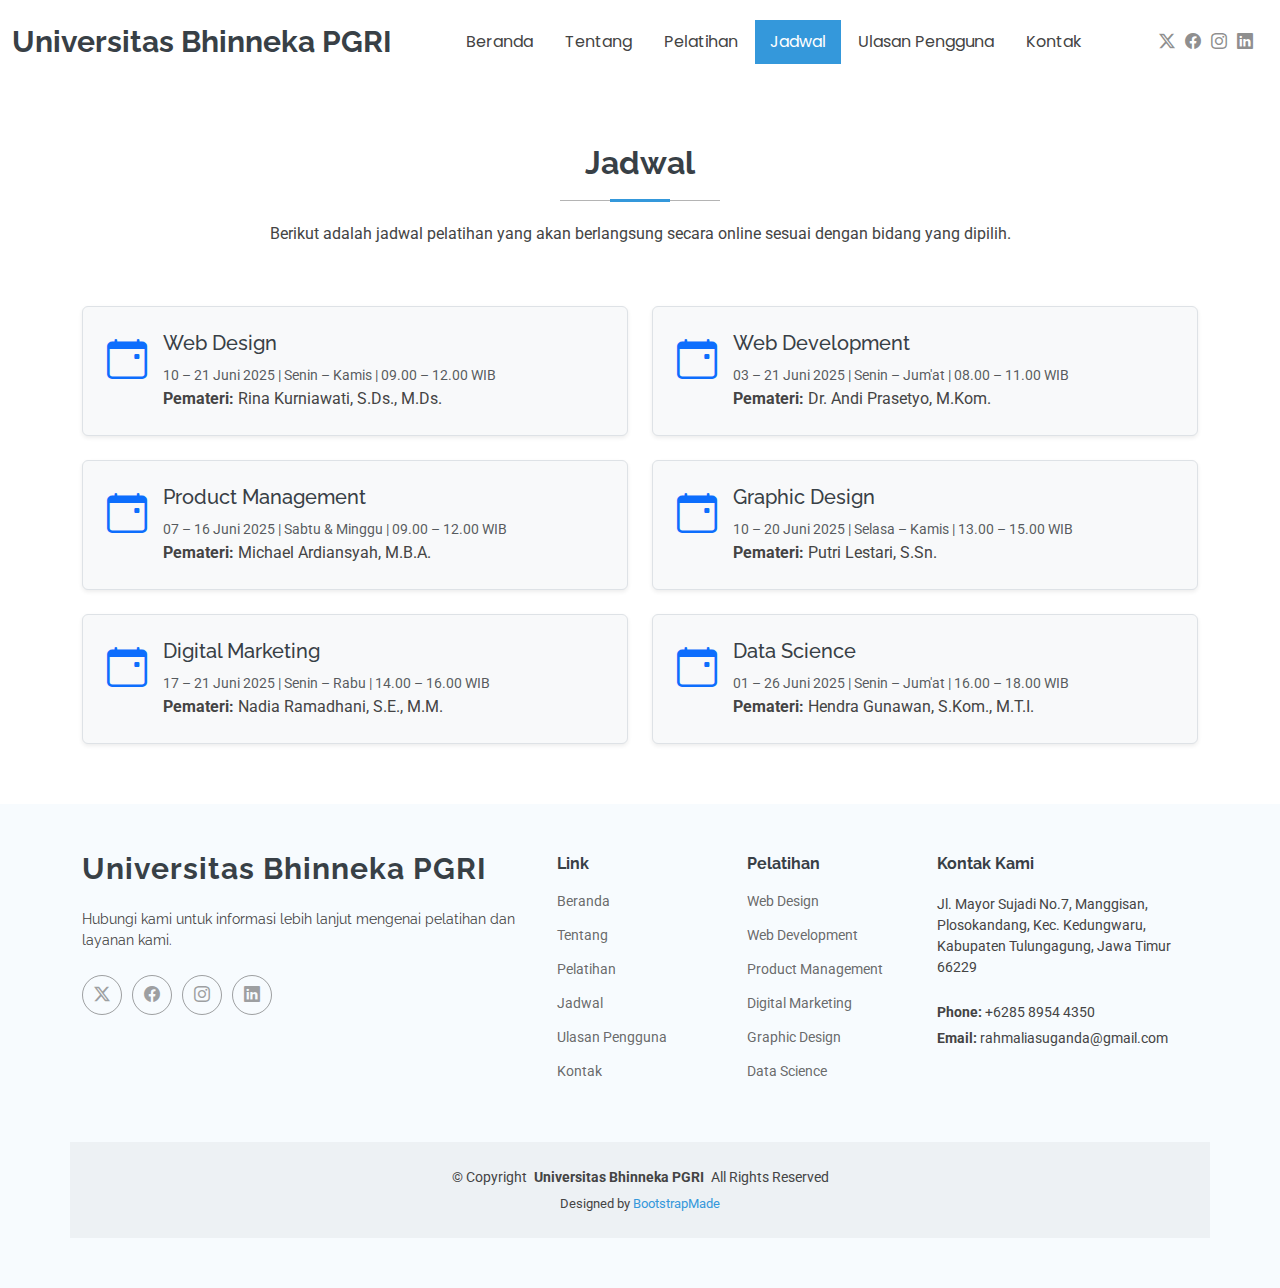
<file: schedule.html>
<!DOCTYPE html>
<html lang="en">

<head>
  <meta charset="utf-8">
  <meta content="width=device-width, initial-scale=1.0" name="viewport">
  <title>Pelatihan Keterampilan Mahasiswa</title>
  <meta name="description" content="">
  <meta name="keywords" content="">

  <!-- Favicons -->
  <!-- <link href="assets/img/favicon.png" rel="icon">
  <link href="assets/img/apple-touch-icon.png" rel="apple-touch-icon"> -->

  <!-- Fonts -->
  <link href="https://fonts.googleapis.com" rel="preconnect">
  <link href="https://fonts.gstatic.com" rel="preconnect" crossorigin>
  <link href="https://fonts.googleapis.com/css2?family=Roboto:ital,wght@0,100;0,300;0,400;0,500;0,700;0,900;1,100;1,300;1,400;1,500;1,700;1,900&family=Poppins:ital,wght@0,100;0,200;0,300;0,400;0,500;0,600;0,700;0,800;0,900;1,100;1,200;1,300;1,400;1,500;1,600;1,700;1,800;1,900&family=Raleway:ital,wght@0,100;0,200;0,300;0,400;0,500;0,600;0,700;0,800;0,900;1,100;1,200;1,300;1,400;1,500;1,600;1,700;1,800;1,900&display=swap" rel="stylesheet">

  <!-- Vendor CSS Files -->
  <link href="assets/vendor/bootstrap/css/bootstrap.min.css" rel="stylesheet">
  <link href="assets/vendor/bootstrap-icons/bootstrap-icons.css" rel="stylesheet">
  <link href="assets/vendor/aos/aos.css" rel="stylesheet">
  <link href="assets/vendor/glightbox/css/glightbox.min.css" rel="stylesheet">
  <link href="assets/vendor/swiper/swiper-bundle.min.css" rel="stylesheet">

  <!-- Main CSS File -->
  <link href="assets/css/main.css" rel="stylesheet">

  <!-- =======================================================
  * Template Name: Lumia
  * Template URL: https://bootstrapmade.com/lumia-bootstrap-business-template/
  * Updated: Aug 07 2024 with Bootstrap v5.3.3
  * Author: BootstrapMade.com
  * License: https://bootstrapmade.com/license/
  ======================================================== -->
</head>

<body class="index-page">

  <header id="header" class="header d-flex align-items-center sticky-top">
    <div class="container-fluid position-relative d-flex align-items-center justify-content-between">

      <a href="index.html" class="logo d-flex align-items-center me-auto me-xl-0">
        <!-- Uncomment the line below if you also wish to use an image logo -->
        <!-- <img src="assets/img/logo.png" alt=""> -->
        <h1 class="sitename">Universitas Bhinneka PGRI</h1>
      </a>

      <nav id="navmenu" class="navmenu">
        <ul>
          <li><a href="index.html">Beranda</a></li>
          <li><a href="about.html">Tentang</a></li>
          <li><a href="services.html">Pelatihan</a></li>
          <li><a href="schedule.html" class="active">Jadwal</a></li>
          <li><a href="testimonials.html">Ulasan Pengguna</a></li>
          <li><a href="contact.html">Kontak</a></li>
        </ul>
        <i class="mobile-nav-toggle d-xl-none bi bi-list"></i>
      </nav>

      <div class="header-social-links">
        <a href="#" class="twitter"><i class="bi bi-twitter-x"></i></a>
        <a href="#" class="facebook"><i class="bi bi-facebook"></i></a>
        <a href="#" class="instagram"><i class="bi bi-instagram"></i></a>
        <a href="#" class="linkedin"><i class="bi bi-linkedin"></i></a>
      </div>

    </div>
  </header>
 <!-- Schedule Section -->
<section id="schedule" class="schedule section">

  <!-- Section Title -->
  <div class="container section-title text-center" data-aos="fade-up">
    <h2>Jadwal</h2>
    <p>Berikut adalah jadwal pelatihan yang akan berlangsung secara online sesuai dengan bidang yang dipilih.</p>
  </div><!-- End Section Title -->

  <div class="container">
    <div class="row gy-4 justify-content-center">

      <!-- Entry 1 -->
      <div class="col-md-6" data-aos="fade-up" data-aos-delay="100">
        <div class="border rounded bg-light shadow-sm p-4 h-100">
          <div class="d-flex align-items-start">
            <i class="bi bi-calendar-event text-primary me-3" style="font-size: 2.5rem;"></i>
            <div style="text-align: justify;">
              <h5>Web Design</h5>
              <small class="text-muted">10 – 21 Juni 2025 | Senin – Kamis | 09.00 – 12.00 WIB</small>
              <p class="mb-0"><strong>Pemateri:</strong> Rina Kurniawati, S.Ds., M.Ds.</p>
            </div>
          </div>
        </div>
      </div>

      <!-- Entry 2 -->
      <div class="col-md-6" data-aos="fade-up" data-aos-delay="150">
        <div class="border rounded bg-light shadow-sm p-4 h-100">
          <div class="d-flex align-items-start">
            <i class="bi bi-calendar-event text-primary me-3" style="font-size: 2.5rem;"></i>
            <div style="text-align: justify;">
              <h5>Web Development</h5>
              <small class="text-muted">03 – 21 Juni 2025 | Senin – Jum'at | 08.00 – 11.00 WIB</small>
              <p class="mb-0"><strong>Pemateri:</strong> Dr. Andi Prasetyo, M.Kom.</p>
            </div>
          </div>
        </div>
      </div>

      <!-- Entry 3 -->
      <div class="col-md-6" data-aos="fade-up" data-aos-delay="200">
        <div class="border rounded bg-light shadow-sm p-4 h-100">
          <div class="d-flex align-items-start">
            <i class="bi bi-calendar-event text-primary me-3" style="font-size: 2.5rem;"></i>
            <div style="text-align: justify;">
              <h5>Product Management</h5>
              <small class="text-muted">07 – 16 Juni 2025 | Sabtu & Minggu | 09.00 – 12.00 WIB</small>
              <p class="mb-0"><strong>Pemateri:</strong> Michael Ardiansyah, M.B.A.</p>
            </div>
          </div>
        </div>
      </div>

      <!-- Entry 4 -->
      <div class="col-md-6" data-aos="fade-up" data-aos-delay="250">
        <div class="border rounded bg-light shadow-sm p-4 h-100">
          <div class="d-flex align-items-start">
            <i class="bi bi-calendar-event text-primary me-3" style="font-size: 2.5rem;"></i>
            <div style="text-align: justify;">
              <h5>Graphic Design</h5>
              <small class="text-muted">10 – 20 Juni 2025 | Selasa – Kamis | 13.00 – 15.00 WIB</small>
              <p class="mb-0"><strong>Pemateri:</strong> Putri Lestari, S.Sn.</p>
            </div>
          </div>
        </div>
      </div>

      <!-- Entry 5 -->
      <div class="col-md-6" data-aos="fade-up" data-aos-delay="300">
        <div class="border rounded bg-light shadow-sm p-4 h-100">
          <div class="d-flex align-items-start">
            <i class="bi bi-calendar-event text-primary me-3" style="font-size: 2.5rem;"></i>
            <div style="text-align: justify;">
              <h5>Digital Marketing</h5>
              <small class="text-muted">17 – 21 Juni 2025 | Senin – Rabu | 14.00 – 16.00 WIB</small>
              <p class="mb-0"><strong>Pemateri:</strong> Nadia Ramadhani, S.E., M.M.</p>
            </div>
          </div>
        </div>
      </div>

      <!-- Entry 6 -->
      <div class="col-md-6" data-aos="fade-up" data-aos-delay="350">
        <div class="border rounded bg-light shadow-sm p-4 h-100">
          <div class="d-flex align-items-start">
            <i class="bi bi-calendar-event text-primary me-3" style="font-size: 2.5rem;"></i>
            <div style="text-align: justify;">
              <h5>Data Science</h5>
              <small class="text-muted">01 – 26 Juni 2025 | Senin – Jum'at | 16.00 – 18.00 WIB</small>
              <p class="mb-0"><strong>Pemateri:</strong> Hendra Gunawan, S.Kom., M.T.I.</p>
            </div>
          </div>
        </div>
      </div>

    </div>
  </div>

</section><!-- /Schedule Section -->

   <footer id="footer" class="footer light-background">

    <div class="container footer-top">
      <div class="row gy-4">
        <div class="col-lg-5 col-md-12 footer-about">
          <a href="index.html" class="logo d-flex align-items-center">
            <span class="sitename">Universitas Bhinneka PGRI</span>
          </a>
          <p>Hubungi kami untuk informasi lebih lanjut mengenai pelatihan dan layanan kami.</p>
          <div class="social-links d-flex mt-4">
            <a href=""><i class="bi bi-twitter-x"></i></a>
            <a href=""><i class="bi bi-facebook"></i></a>
            <a href=""><i class="bi bi-instagram"></i></a>
            <a href=""><i class="bi bi-linkedin"></i></a>
          </div>
        </div>

        <div class="col-lg-2 col-6 footer-links">
          <h4>Link</h4>
          <ul>
            <li><a href="index.html">Beranda</a></li>
            <li><a href="about.html">Tentang</a></li>
            <li><a href="services.html">Pelatihan</a></li>
            <li><a href="schedule.html">Jadwal</a></li>
            <li><a href="testimonials.html">Ulasan Pengguna</a></li>
            <li><a href="contact.html">Kontak</a></li>
          </ul>
        </div>

        <div class="col-lg-2 col-6 footer-links">
          <h4>Pelatihan</h4>
          <ul>
            <li><a href="service-details.html">Web Design</a></li>
            <li><a href="service-details1.html">Web Development</a></li>
            <li><a href="service-details2.html">Product Management</a></li>
            <li><a href="service-details3.html">Digital Marketing</a></li>
            <li><a href="service-details4.html">Graphic Design</a></li>
            <li><a href="service-details5.html"> Data Science</a></li>
          </ul>
        </div>

        <div class="col-lg-3 col-md-12 footer-contact text-center text-md-start">
          <h4>Kontak Kami</h4>
          <p>Jl. Mayor Sujadi No.7, Manggisan, Plosokandang, Kec. Kedungwaru, Kabupaten Tulungagung, Jawa Timur 66229</p>
          <p class="mt-4"><strong>Phone:</strong> <span>+6285 8954 4350</span></p>
          <p><strong>Email:</strong> <span>rahmaliasuganda@gmail.com</span></p>
        </div>

      </div>
    </div>

    <div class="container copyright text-center mt-4">
      <p>© <span>Copyright</span> <strong class="px-1 sitename">Universitas Bhinneka PGRI</strong> <span>All Rights Reserved</span></p>
      <div class="credits">
        <!-- All the links in the footer should remain intact. -->
        <!-- You can delete the links only if you've purchased the pro version. -->
        <!-- Licensing information: https://bootstrapmade.com/license/ -->
        <!-- Purchase the pro version with working PHP/AJAX contact form: [buy-url] -->
        Designed by <a href="https://bootstrapmade.com/">BootstrapMade</a>
      </div>
    </div>

  </footer>


  <script>
    function sendWhatsAppMessage(event) {
      event.preventDefault();
    
      const name = document.getElementById('name').value;
      const email = document.getElementById('email').value;
      const subject = document.getElementById('subject').value;
      const message = document.getElementById('message').value;
    
      const whatsappNumber = "6285895444350"; // Ganti dengan nomor WhatsApp tujuan (tanpa +)
      const fullMessage = `Halo, saya ingin mengirim pesan:\n\nNama: ${name}\nEmail: ${email}\nSubjek: ${subject}\nPesan: ${message}`;
      const whatsappURL = `https://wa.me/${whatsappNumber}?text=${encodeURIComponent(fullMessage)}`;
    
      window.open(whatsappURL, '_blank');
    }
    </script>    

  <!-- Scroll Top -->
  <a href="#" id="scroll-top" class="scroll-top d-flex align-items-center justify-content-center"><i class="bi bi-arrow-up-short"></i></a>

  <!-- Preloader -->
  <div id="preloader"></div>

  <!-- Vendor JS Files -->
  <script src="assets/vendor/bootstrap/js/bootstrap.bundle.min.js"></script>
  <script src="assets/vendor/php-email-form/validate.js"></script>
  <script src="assets/vendor/aos/aos.js"></script>
  <script src="assets/vendor/waypoints/noframework.waypoints.js"></script>
  <script src="assets/vendor/purecounter/purecounter_vanilla.js"></script>
  <script src="assets/vendor/glightbox/js/glightbox.min.js"></script>
  <script src="assets/vendor/imagesloaded/imagesloaded.pkgd.min.js"></script>
  <script src="assets/vendor/isotope-layout/isotope.pkgd.min.js"></script>
  <script src="assets/vendor/swiper/swiper-bundle.min.js"></script>

  <!-- Main JS File -->
  <script src="assets/js/main.js"></script>

</body>

</html>
</file>
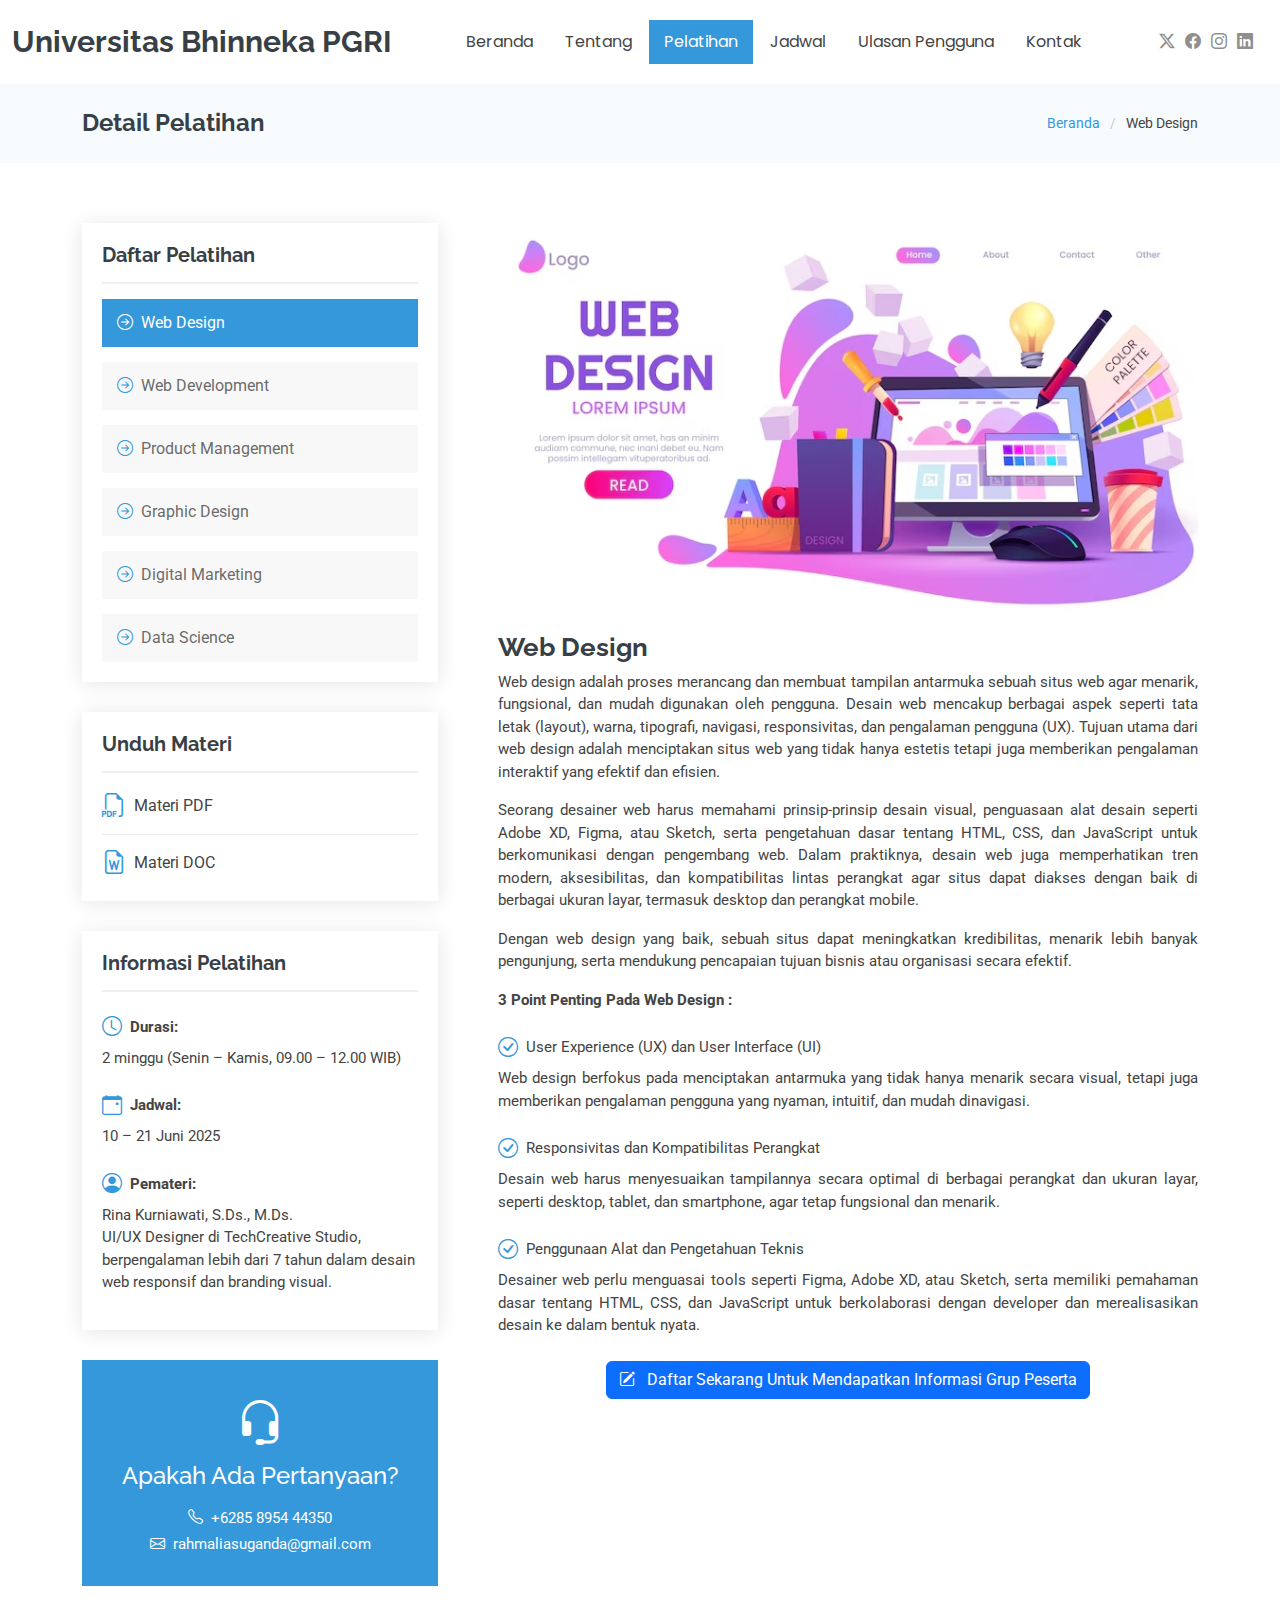
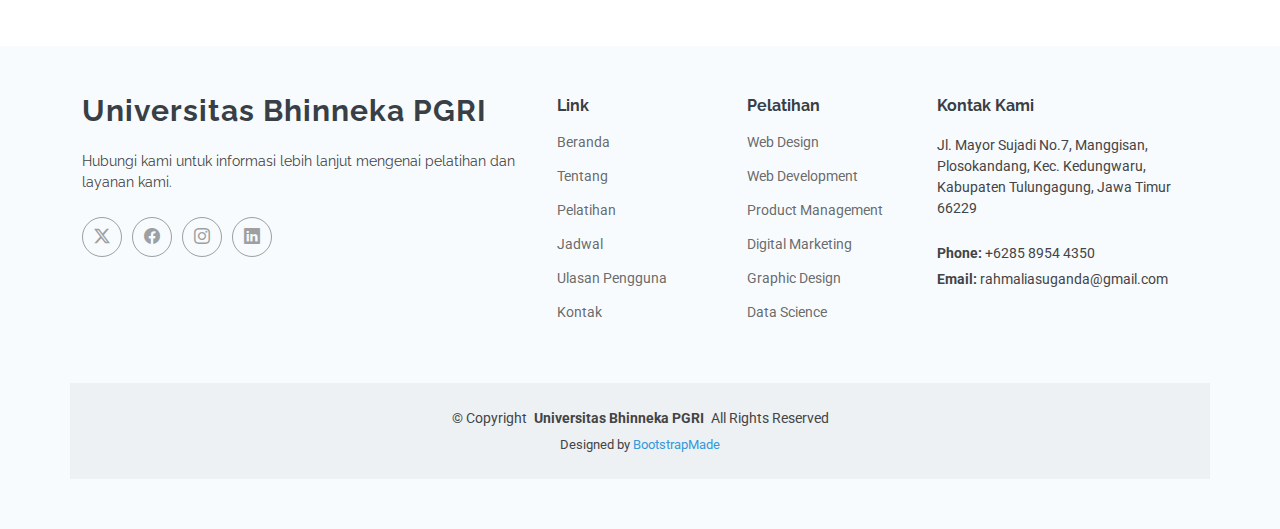
<file: service-details.html>
<!DOCTYPE html>
<html lang="en">

<head>
  <meta charset="utf-8">
  <meta content="width=device-width, initial-scale=1.0" name="viewport">
  <title>Pelatihan Keterampilan Mahasiswa </title>
  <meta name="description" content="">
  <meta name="keywords" content="">

  <!-- Favicons -->
  <!-- <link href="assets/img/favicon.png" rel="icon">
  <link href="assets/img/apple-touch-icon.png" rel="apple-touch-icon"> -->

  <!-- Fonts -->
  <link href="https://fonts.googleapis.com" rel="preconnect">
  <link href="https://fonts.gstatic.com" rel="preconnect" crossorigin>
  <link href="https://fonts.googleapis.com/css2?family=Roboto:wght@100..900&family=Poppins:wght@100..900&family=Raleway:wght@100..900&display=swap" rel="stylesheet">

  <!-- Vendor CSS Files -->
  <link href="https://cdn.jsdelivr.net/npm/bootstrap@5.3.3/dist/css/bootstrap.min.css" rel="stylesheet">
  <link href="https://cdn.jsdelivr.net/npm/bootstrap-icons/font/bootstrap-icons.css" rel="stylesheet">
  <link href="assets/vendor/aos/aos.css" rel="stylesheet">
  <link href="assets/vendor/glightbox/css/glightbox.min.css" rel="stylesheet">
  <link href="assets/vendor/swiper/swiper-bundle.min.css" rel="stylesheet">

  <!-- Main CSS File -->
  <link href="assets/css/main.css" rel="stylesheet">

  <!-- Template Info -->
  <!--
    * Template Name: Lumia
    * Template URL: https://bootstrapmade.com/lumia-bootstrap-business-template/
    * Updated: Aug 07 2024 with Bootstrap v5.3.3
    * Author: BootstrapMade.com
    * License: https://bootstrapmade.com/license/
  -->
</head>

<body class="service-details-page">

  <!-- ======= Header ======= -->
  <header id="header" class="header d-flex align-items-center sticky-top">
    <div class="container-fluid position-relative d-flex align-items-center justify-content-between">
      <a href="index.html" class="logo d-flex align-items-center me-auto me-xl-0">
        <h1 class="sitename">Universitas Bhinneka PGRI</h1>
      </a>

      <nav id="navmenu" class="navmenu">
        <ul>
         <li><a href="index.html">Beranda</a></li>
          <li><a href="about.html">Tentang</a></li>
          <li><a href="services.html" class="active">Pelatihan</a></li>
          <li><a href="schedule.html">Jadwal</a></li>
          <li><a href="testimonials.html">Ulasan Pengguna</a></li>
          <li><a href="contact.html">Kontak</a></li>
        </ul>
        <i class="mobile-nav-toggle d-xl-none bi bi-list"></i>
      </nav>

      <div class="header-social-links">
        <a href="#" class="twitter"><i class="bi bi-twitter-x"></i></a>
        <a href="#" class="facebook"><i class="bi bi-facebook"></i></a>
        <a href="#" class="instagram"><i class="bi bi-instagram"></i></a>
        <a href="#" class="linkedin"><i class="bi bi-linkedin"></i></a>
      </div>
    </div>
  </header><!-- End Header -->

  <!-- ======= Main ======= -->
  <main class="main">

    <!-- Page Title -->
    <div class="page-title light-background">
      <div class="container d-lg-flex justify-content-between align-items-center">
        <h1 class="mb-2 mb-lg-0">Detail Pelatihan</h1>
        <nav class="breadcrumbs">
          <ol>
            <li><a href="index.html">Beranda</a></li>
            <li class="current">Web Design</li>
          </ol>
        </nav>
      </div>
    </div>

    <!-- Service Details Section -->
    <section id="service-details" class="service-details section">
      <div class="container">
        <div class="row gy-5">

          <!-- Sidebar -->
          <div class="col-lg-4" data-aos="fade-up" data-aos-delay="100">
            <div class="service-box">
              <h4>Daftar Pelatihan</h4>
              <div class="services-list">
                <a href="#" class="active"><i class="bi bi-arrow-right-circle"></i><span>Web Design</span></a>
                <a href="service-details1.html"><i class="bi bi-arrow-right-circle"></i><span>Web Development</span></a>
                <a href="service-details2.html"><i class="bi bi-arrow-right-circle"></i><span>Product Management</span></a>
                <a href="service-details3.html"><i class="bi bi-arrow-right-circle"></i><span>Graphic Design</span></a>
                <a href="service-details4.html"><i class="bi bi-arrow-right-circle"></i><span>Digital Marketing</span></a>
                <a href="service-details5.html"><i class="bi bi-arrow-right-circle"></i><span>Data Science</span></a>
              </div>
            </div>

            <div class="service-box">
              <h4>Unduh Materi</h4>
              <div class="download-catalog">
                <a href="#"><i class="bi bi-filetype-pdf"></i><span>Materi PDF</span></a>
                <a href="#"><i class="bi bi-file-earmark-word"></i><span>Materi DOC</span></a>
              </div>
            </div>

            <div class="service-box">
              <h4>Informasi Pelatihan</h4>
              <ul class="list-unstyled">
                <li><i class="bi bi-clock me-2"></i><strong>Durasi:</strong></li><p>2 minggu (Senin – Kamis, 09.00 – 12.00 WIB)</p>
                <li class="mt-2"><i class="bi bi-calendar-event me-2"></i><strong>Jadwal:</strong></li><p>10 – 21 Juni 2025</p>
                <li class="mt-2"><i class="bi bi-person-circle me-2"></i><strong>Pemateri:</strong></li><p>Rina Kurniawati, S.Ds., M.Ds.<br>UI/UX Designer di TechCreative Studio, berpengalaman lebih dari 7 tahun dalam desain web responsif dan branding visual.</p>
                </ul>
            </div>            

            <div class="help-box d-flex flex-column justify-content-center align-items-center">
              <i class="bi bi-headset help-icon"></i>
              <h4>Apakah Ada Pertanyaan?</h4>
              <p class="d-flex align-items-center mt-2 mb-0"><i class="bi bi-telephone me-2"></i> <span>+6285 8954 44350</span></p>
              <p class="d-flex align-items-center mt-1 mb-0"><i class="bi bi-envelope me-2"></i> <a href="mailto:contact@example.com">rahmaliasuganda@gmail.com</a></p>
            </div>
          </div>

          <!-- Main Content -->
          <div class="col-lg-8 ps-lg-5" data-aos="fade-up" data-aos-delay="200" id="training-content">
            <div id="webdesign" class="training-item" style="text-align: justify;">
              <img src="assets/img/webdesign.jpg" alt="" class="img-fluid services-img">
              <h3>Web Design</h3>
              <p>Web design adalah proses merancang dan membuat tampilan antarmuka sebuah situs web agar menarik, fungsional, dan mudah digunakan oleh pengguna. Desain web mencakup berbagai aspek seperti tata letak (layout), warna, tipografi, navigasi, responsivitas, dan pengalaman pengguna (UX). Tujuan utama dari web design adalah menciptakan situs web yang tidak hanya estetis tetapi juga memberikan pengalaman interaktif yang efektif dan efisien.</p>
              <p>Seorang desainer web harus memahami prinsip-prinsip desain visual, penguasaan alat desain seperti Adobe XD, Figma, atau Sketch, serta pengetahuan dasar tentang HTML, CSS, dan JavaScript untuk berkomunikasi dengan pengembang web. Dalam praktiknya, desain web juga memperhatikan tren modern, aksesibilitas, dan kompatibilitas lintas perangkat agar situs dapat diakses dengan baik di berbagai ukuran layar, termasuk desktop dan perangkat mobile.</p>
              <p>Dengan web design yang baik, sebuah situs dapat meningkatkan kredibilitas, menarik lebih banyak pengunjung, serta mendukung pencapaian tujuan bisnis atau organisasi secara efektif.</p>
              <p><strong>3 Point Penting Pada Web Design :</strong></p>
              <ul>
                <li><i class="bi bi-check-circle"></i> <span>User Experience (UX) dan User Interface (UI)</span></li>
                <p>Web design berfokus pada menciptakan antarmuka yang tidak hanya menarik secara visual, tetapi juga memberikan pengalaman pengguna yang nyaman, intuitif, dan mudah dinavigasi.</p>
                <li><i class="bi bi-check-circle"></i> <span>Responsivitas dan Kompatibilitas Perangkat</span></li>
                <p>Desain web harus menyesuaikan tampilannya secara optimal di berbagai perangkat dan ukuran layar, seperti desktop, tablet, dan smartphone, agar tetap fungsional dan menarik.</p>
                <li><i class="bi bi-check-circle"></i> <span>Penggunaan Alat dan Pengetahuan Teknis</span></li>
                <p>Desainer web perlu menguasai tools seperti Figma, Adobe XD, atau Sketch, serta memiliki pemahaman dasar tentang HTML, CSS, dan JavaScript untuk berkolaborasi dengan developer dan merealisasikan desain ke dalam bentuk nyata.</p>
              </ul>

              <div class="text-center mt-4">
                <a href="pendaftaran-form.html" class="btn btn-primary btn-get-started">
                  <i class="bi bi-pencil-square me-2"></i> Daftar Sekarang Untuk Mendapatkan Informasi Grup Peserta
                </a>
              </div>              
              
            </div>
          </div>

        </div>
      </div>
    </section>
    <!-- End Service Details -->

  </main><!-- End Main -->

  <!-- ======= Footer ======= -->
 <footer id="footer" class="footer light-background">

    <div class="container footer-top">
      <div class="row gy-4">
        <div class="col-lg-5 col-md-12 footer-about">
          <a href="index.html" class="logo d-flex align-items-center">
            <span class="sitename">Universitas Bhinneka PGRI</span>
          </a>
          <p>Hubungi kami untuk informasi lebih lanjut mengenai pelatihan dan layanan kami.</p>
          <div class="social-links d-flex mt-4">
            <a href=""><i class="bi bi-twitter-x"></i></a>
            <a href=""><i class="bi bi-facebook"></i></a>
            <a href=""><i class="bi bi-instagram"></i></a>
            <a href=""><i class="bi bi-linkedin"></i></a>
          </div>
        </div>

        <div class="col-lg-2 col-6 footer-links">
          <h4>Link</h4>
          <ul>
            <li><a href="index.html">Beranda</a></li>
            <li><a href="about.html">Tentang</a></li>
            <li><a href="services.html">Pelatihan</a></li>
            <li><a href="schedule.html">Jadwal</a></li>
            <li><a href="testimonials.html">Ulasan Pengguna</a></li>
            <li><a href="contact.html">Kontak</a></li>
          </ul>
        </div>

        <div class="col-lg-2 col-6 footer-links">
          <h4>Pelatihan</h4>
          <ul>
            <li><a href="service-details.html">Web Design</a></li>
            <li><a href="service-details1.html">Web Development</a></li>
            <li><a href="service-details2.html">Product Management</a></li>
            <li><a href="service-details3.html">Digital Marketing</a></li>
            <li><a href="service-details4.html">Graphic Design</a></li>
            <li><a href="service-details5.html"> Data Science</a></li>
          </ul>
        </div>

        <div class="col-lg-3 col-md-12 footer-contact text-center text-md-start">
          <h4>Kontak Kami</h4>
          <p>Jl. Mayor Sujadi No.7, Manggisan, Plosokandang, Kec. Kedungwaru, Kabupaten Tulungagung, Jawa Timur 66229</p>
          <p class="mt-4"><strong>Phone:</strong> <span>+6285 8954 4350</span></p>
          <p><strong>Email:</strong> <span>rahmaliasuganda@gmail.com</span></p>
        </div>

      </div>
    </div>

    <div class="container copyright text-center mt-4">
      <p>© <span>Copyright</span> <strong class="px-1 sitename">Universitas Bhinneka PGRI</strong> <span>All Rights Reserved</span></p>
      <div class="credits">
        <!-- All the links in the footer should remain intact. -->
        <!-- You can delete the links only if you've purchased the pro version. -->
        <!-- Licensing information: https://bootstrapmade.com/license/ -->
        <!-- Purchase the pro version with working PHP/AJAX contact form: [buy-url] -->
        Designed by <a href="https://bootstrapmade.com/">BootstrapMade</a>
      </div>
    </div>

  </footer>
  <!-- End Footer -->

  <!-- Scroll Top -->
  <a href="#" id="scroll-top" class="scroll-top d-flex align-items-center justify-content-center"><i class="bi bi-arrow-up-short"></i></a>

  <!-- Preloader -->
  <div id="preloader"></div>

  <!-- Vendor JS Files -->
  <script src="assets/vendor/bootstrap/js/bootstrap.bundle.min.js"></script>
  <script src="assets/vendor/php-email-form/validate.js"></script>
  <script src="assets/vendor/aos/aos.js"></script>
  <script src="assets/vendor/waypoints/noframework.waypoints.js"></script>
  <script src="assets/vendor/purecounter/purecounter_vanilla.js"></script>
  <script src="assets/vendor/glightbox/js/glightbox.min.js"></script>
  <script src="assets/vendor/imagesloaded/imagesloaded.pkgd.min.js"></script>
  <script src="assets/vendor/isotope-layout/isotope.pkgd.min.js"></script>
  <script src="assets/vendor/swiper/swiper-bundle.min.js"></script>

  <!-- Main JS File -->
  <script src="assets/js/main.js"></script>

</body>

</html>
</file>
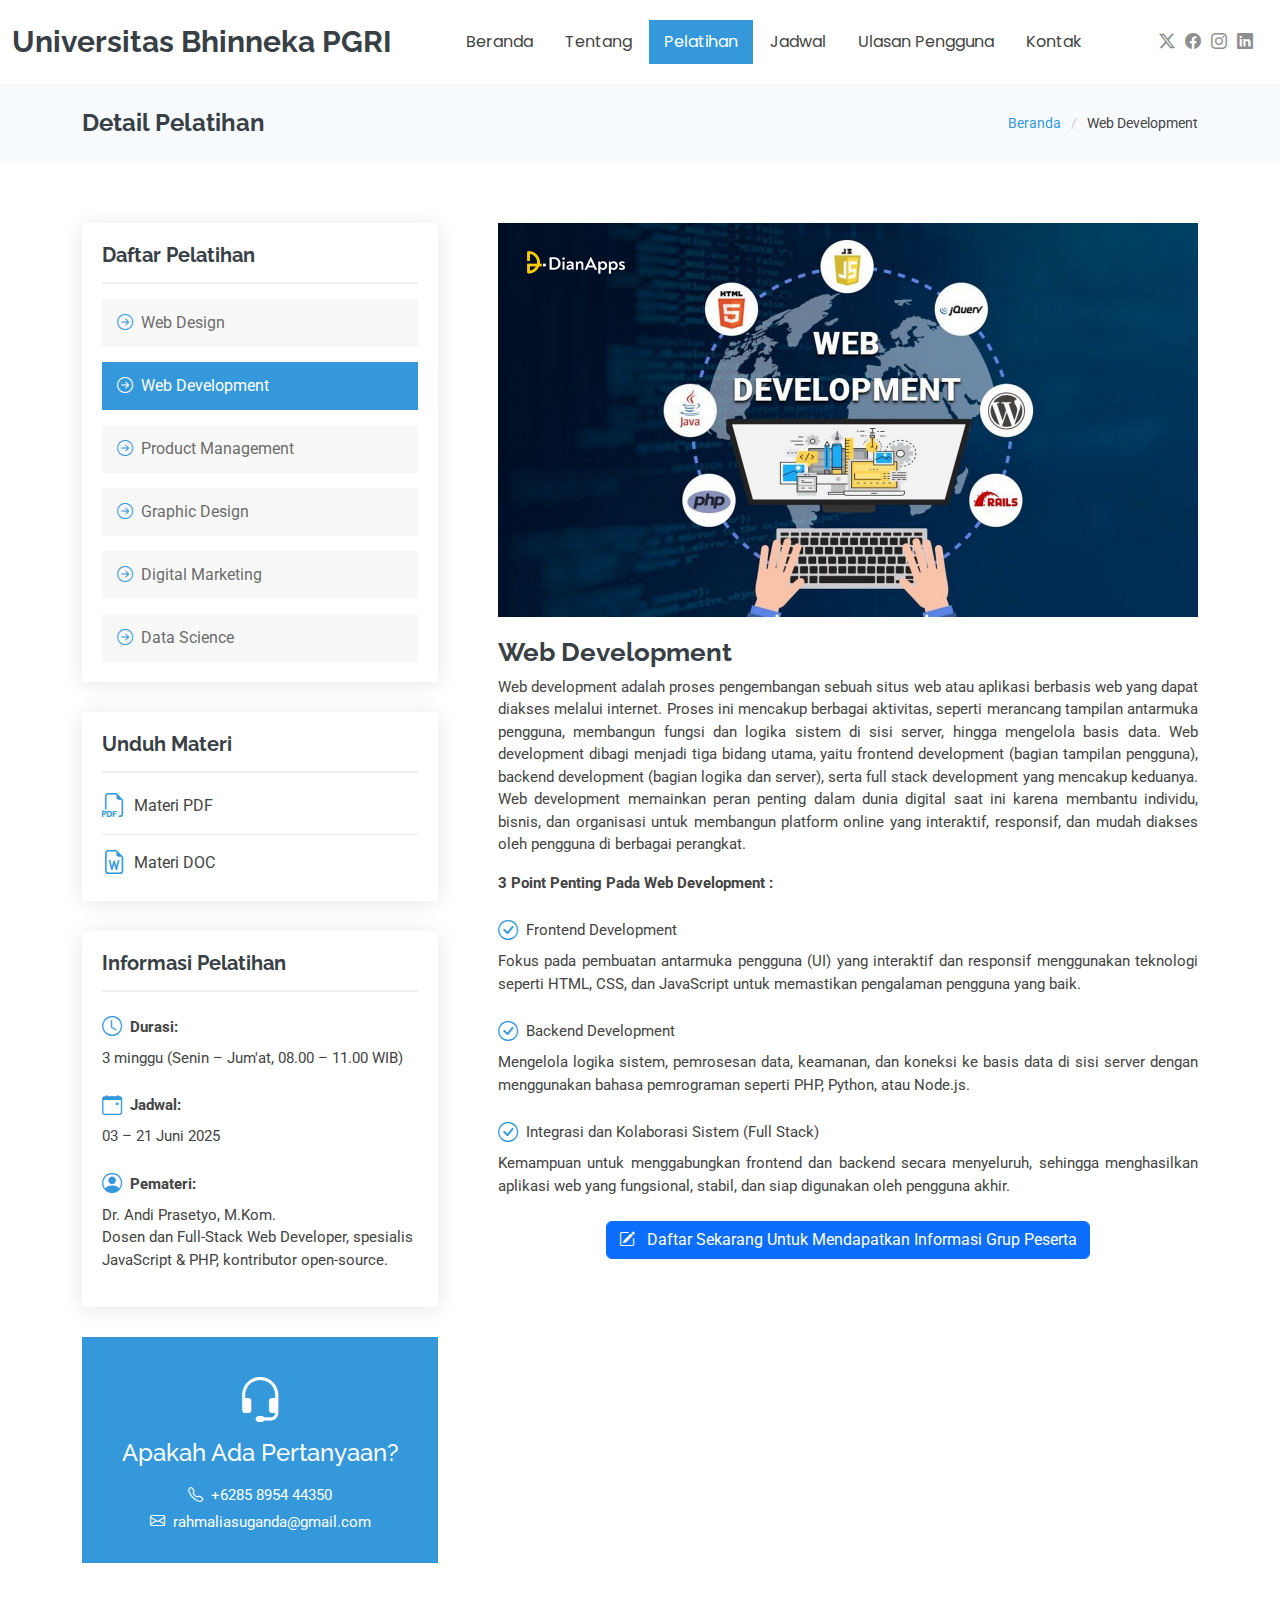
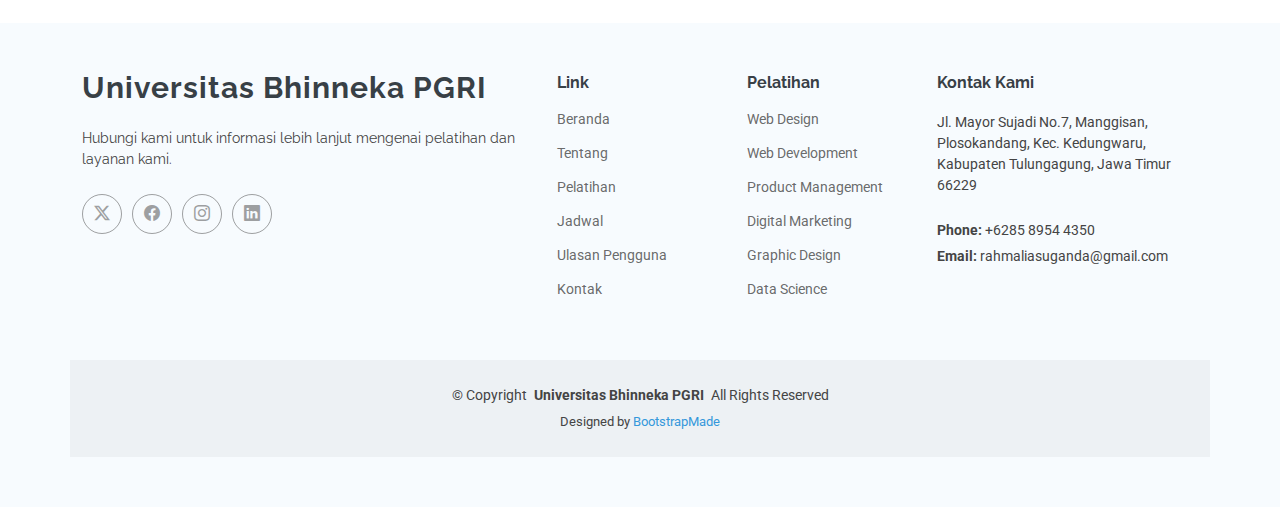
<file: service-details1.html>
<!DOCTYPE html>
<html lang="en">

<head>
  <meta charset="utf-8">
  <meta content="width=device-width, initial-scale=1.0" name="viewport">
  <title>Pelatihan Keterampilan Mahasiswa</title>
  <link href="https://cdn.jsdelivr.net/npm/bootstrap-icons/font/bootstrap-icons.css" rel="stylesheet">
  <link href="https://cdn.jsdelivr.net/npm/bootstrap@5.3.3/dist/css/bootstrap.min.css" rel="stylesheet">
  <meta name="description" content="">
  <meta name="keywords" content="">

  <!-- Favicons -->
  <!-- <link href="assets/img/favicon.png" rel="icon">
  <link href="assets/img/apple-touch-icon.png" rel="apple-touch-icon"> -->

  <!-- Fonts -->
  <link href="https://fonts.googleapis.com" rel="preconnect">
  <link href="https://fonts.gstatic.com" rel="preconnect" crossorigin>
  <link href="https://fonts.googleapis.com/css2?family=Roboto:wght@100;300;400;500;700;900&family=Poppins:wght@100;200;300;400;500;600;700;800;900&family=Raleway:wght@100;200;300;400;500;600;700;800;900&display=swap" rel="stylesheet">

  <!-- Vendor CSS Files -->
  <link href="assets/vendor/bootstrap/css/bootstrap.min.css" rel="stylesheet">
  <link href="assets/vendor/bootstrap-icons/bootstrap-icons.css" rel="stylesheet">
  <link href="assets/vendor/aos/aos.css" rel="stylesheet">
  <link href="assets/vendor/glightbox/css/glightbox.min.css" rel="stylesheet">
  <link href="assets/vendor/swiper/swiper-bundle.min.css" rel="stylesheet">

  <!-- Main CSS File -->
  <link href="assets/css/main.css" rel="stylesheet">
</head>

<body class="service-details-page">

  <header id="header" class="header d-flex align-items-center sticky-top">
    <div class="container-fluid position-relative d-flex align-items-center justify-content-between">
      <a href="index.html" class="logo d-flex align-items-center me-auto me-xl-0">
        <h1 class="sitename">Universitas Bhinneka PGRI</h1>
      </a>

      <nav id="navmenu" class="navmenu">
        <ul>
          <li><a href="index.html">Beranda</a></li>
          <li><a href="about.html">Tentang</a></li>
          <li><a href="services.html" class="active">Pelatihan</a></li>
          <li><a href="schedule.html">Jadwal</a></li>
          <li><a href="testimonials.html">Ulasan Pengguna</a></li>
          <li><a href="contact.html">Kontak</a></li>
        </ul>
        <i class="mobile-nav-toggle d-xl-none bi bi-list"></i>
      </nav>

      <div class="header-social-links">
        <a href="#" class="twitter"><i class="bi bi-twitter-x"></i></a>
        <a href="#" class="facebook"><i class="bi bi-facebook"></i></a>
        <a href="#" class="instagram"><i class="bi bi-instagram"></i></a>
        <a href="#" class="linkedin"><i class="bi bi-linkedin"></i></a>
      </div>
    </div>
  </header>

  <main class="main">

    <!-- Page Title -->
    <div class="page-title light-background">
      <div class="container d-lg-flex justify-content-between align-items-center">
        <h1 class="mb-2 mb-lg-0">Detail Pelatihan</h1>
        <nav class="breadcrumbs">
          <ol>
            <li><a href="index.html">Beranda</a></li>
            <li class="current">Web Development</li>
          </ol>
        </nav>
      </div>
    </div>

    <!-- Service Details Section -->
    <section id="service-details" class="service-details section">
      <div class="container">
        <div class="row gy-5">
          <!-- Sidebar -->
          <div class="col-lg-4" data-aos="fade-up" data-aos-delay="100">
            <div class="service-box">
              <h4>Daftar Pelatihan</h4>
              <div class="services-list">
                <a href="service-details.html"><i class="bi bi-arrow-right-circle"></i><span>Web Design</span></a>
                <a href="service-details1.html" class="active"><i class="bi bi-arrow-right-circle"></i><span>Web Development</span></a>
                <a href="service-details2.html"><i class="bi bi-arrow-right-circle"></i><span>Product Management</span></a>
                <a href="service-details3.html"><i class="bi bi-arrow-right-circle"></i><span>Graphic Design</span></a>
                <a href="service-details4.html"><i class="bi bi-arrow-right-circle"></i><span>Digital Marketing</span></a>
                <a href="service-details5.html"><i class="bi bi-arrow-right-circle"></i><span>Data Science</span></a>
              </div>
            </div>

            <div class="service-box">
              <h4>Unduh Materi</h4>
              <div class="download-catalog">
                <a href="#"><i class="bi bi-filetype-pdf"></i><span>Materi PDF</span></a>
                <a href="#"><i class="bi bi-file-earmark-word"></i><span>Materi DOC</span></a>
              </div>
            </div>

            <div class="service-box">
                <h4>Informasi Pelatihan</h4>
                <ul class="list-unstyled">
                  <li><i class="bi bi-clock me-2"></i><strong>Durasi:</strong></li><p>3 minggu (Senin – Jum'at, 08.00 – 11.00 WIB)</p>
                  <li class="mt-2"><i class="bi bi-calendar-event me-2"></i><strong>Jadwal:</strong></li><p>03 – 21 Juni 2025</p>
                  <li class="mt-2"><i class="bi bi-person-circle me-2"></i><strong>Pemateri:</strong></li><p>Dr. Andi Prasetyo, M.Kom.<br>Dosen dan Full-Stack Web Developer, spesialis JavaScript & PHP, kontributor open-source.</p>
                  </ul> 
              </div>    

            <div class="help-box d-flex flex-column justify-content-center align-items-center">
              <i class="bi bi-headset help-icon"></i>
              <h4>Apakah Ada Pertanyaan?</h4>
              <p class="d-flex align-items-center mt-2 mb-0"><i class="bi bi-telephone me-2"></i> <span>+6285 8954 44350</span></p>
              <p class="d-flex align-items-center mt-1 mb-0"><i class="bi bi-envelope me-2"></i> <a href="mailto:contact@example.com">rahmaliasuganda@gmail.com</a></p>
            </div>
          </div>

          <!-- Konten Pelatihan -->
          <div class="col-lg-8 ps-lg-5" data-aos="fade-up" data-aos-delay="200" id="training-content">
            <div id="webdev" class="training-item" style="text-align: justify;">
              <img src="assets/img/webdev.png" alt="" class="img-fluid services-img">
              <h3>Web Development</h3>
              <p>Web development adalah proses pengembangan sebuah situs web atau aplikasi berbasis web yang dapat diakses melalui internet. Proses ini mencakup berbagai aktivitas, seperti merancang tampilan antarmuka pengguna, membangun fungsi dan logika sistem di sisi server, hingga mengelola basis data. Web development dibagi menjadi tiga bidang utama, yaitu frontend development (bagian tampilan pengguna), backend development (bagian logika dan server), serta full stack development yang mencakup keduanya. Web development memainkan peran penting dalam dunia digital saat ini karena membantu individu, bisnis, dan organisasi untuk membangun platform online yang interaktif, responsif, dan mudah diakses oleh pengguna di berbagai perangkat.</p>
              <p><strong>3 Point Penting Pada Web Development :</strong></p>
              <ul>
                <li><i class="bi bi-check-circle"></i> <span>Frontend Development</span></li>
                <p>Fokus pada pembuatan antarmuka pengguna (UI) yang interaktif dan responsif menggunakan teknologi seperti HTML, CSS, dan JavaScript untuk memastikan pengalaman pengguna yang baik.</p>
                <li><i class="bi bi-check-circle"></i> <span>Backend Development</span></li>
                <p>Mengelola logika sistem, pemrosesan data, keamanan, dan koneksi ke basis data di sisi server dengan menggunakan bahasa pemrograman seperti PHP, Python, atau Node.js.</p>
                <li><i class="bi bi-check-circle"></i> <span>Integrasi dan Kolaborasi Sistem (Full Stack)</span></li>
                <p>Kemampuan untuk menggabungkan frontend dan backend secara menyeluruh, sehingga menghasilkan aplikasi web yang fungsional, stabil, dan siap digunakan oleh pengguna akhir.</p>
              </ul>

              <div class="text-center mt-4">
                <a href="pendaftaran-form.html" class="btn btn-primary btn-get-started">
                  <i class="bi bi-pencil-square me-2"></i> Daftar Sekarang Untuk Mendapatkan Informasi Grup Peserta
                </a>
              </div>   

            </div>
          </div>
        </div>
      </div>
    </section>

  </main>

  <footer id="footer" class="footer light-background">

    <div class="container footer-top">
      <div class="row gy-4">
        <div class="col-lg-5 col-md-12 footer-about">
          <a href="index.html" class="logo d-flex align-items-center">
            <span class="sitename">Universitas Bhinneka PGRI</span>
          </a>
          <p>Hubungi kami untuk informasi lebih lanjut mengenai pelatihan dan layanan kami.</p>
          <div class="social-links d-flex mt-4">
            <a href=""><i class="bi bi-twitter-x"></i></a>
            <a href=""><i class="bi bi-facebook"></i></a>
            <a href=""><i class="bi bi-instagram"></i></a>
            <a href=""><i class="bi bi-linkedin"></i></a>
          </div>
        </div>

        <div class="col-lg-2 col-6 footer-links">
          <h4>Link</h4>
          <ul>
            <li><a href="index.html">Beranda</a></li>
            <li><a href="about.html">Tentang</a></li>
            <li><a href="services.html">Pelatihan</a></li>
            <li><a href="schedule.html">Jadwal</a></li>
            <li><a href="testimonials.html">Ulasan Pengguna</a></li>
            <li><a href="contact.html">Kontak</a></li>
          </ul>
        </div>

        <div class="col-lg-2 col-6 footer-links">
          <h4>Pelatihan</h4>
          <ul>
            <li><a href="service-details.html">Web Design</a></li>
            <li><a href="service-details1.html">Web Development</a></li>
            <li><a href="service-details2.html">Product Management</a></li>
            <li><a href="service-details3.html">Digital Marketing</a></li>
            <li><a href="service-details4.html">Graphic Design</a></li>
            <li><a href="service-details5.html"> Data Science</a></li>
          </ul>
        </div>

        <div class="col-lg-3 col-md-12 footer-contact text-center text-md-start">
          <h4>Kontak Kami</h4>
          <p>Jl. Mayor Sujadi No.7, Manggisan, Plosokandang, Kec. Kedungwaru, Kabupaten Tulungagung, Jawa Timur 66229</p>
          <p class="mt-4"><strong>Phone:</strong> <span>+6285 8954 4350</span></p>
          <p><strong>Email:</strong> <span>rahmaliasuganda@gmail.com</span></p>
        </div>

      </div>
    </div>

    <div class="container copyright text-center mt-4">
      <p>© <span>Copyright</span> <strong class="px-1 sitename">Universitas Bhinneka PGRI</strong> <span>All Rights Reserved</span></p>
      <div class="credits">
        <!-- All the links in the footer should remain intact. -->
        <!-- You can delete the links only if you've purchased the pro version. -->
        <!-- Licensing information: https://bootstrapmade.com/license/ -->
        <!-- Purchase the pro version with working PHP/AJAX contact form: [buy-url] -->
        Designed by <a href="https://bootstrapmade.com/">BootstrapMade</a>
      </div>
    </div>

  </footer>

  <!-- Scroll Top -->
  <a href="#" id="scroll-top" class="scroll-top d-flex align-items-center justify-content-center">
    <i class="bi bi-arrow-up-short"></i>
  </a>

  <!-- Preloader -->
  <div id="preloader"></div>

  <!-- Vendor JS Files -->
  <script src="assets/vendor/bootstrap/js/bootstrap.bundle.min.js"></script>
  <script src="assets/vendor/php-email-form/validate.js"></script>
  <script src="assets/vendor/aos/aos.js"></script>
  <script src="assets/vendor/waypoints/noframework.waypoints.js"></script>
  <script src="assets/vendor/purecounter/purecounter_vanilla.js"></script>
  <script src="assets/vendor/glightbox/js/glightbox.min.js"></script>
  <script src="assets/vendor/imagesloaded/imagesloaded.pkgd.min.js"></script>
  <script src="assets/vendor/isotope-layout/isotope.pkgd.min.js"></script>
  <script src="assets/vendor/swiper/swiper-bundle.min.js"></script>

  <!-- Main JS File -->
  <script src="assets/js/main.js"></script>

</body>

</html>
</file>
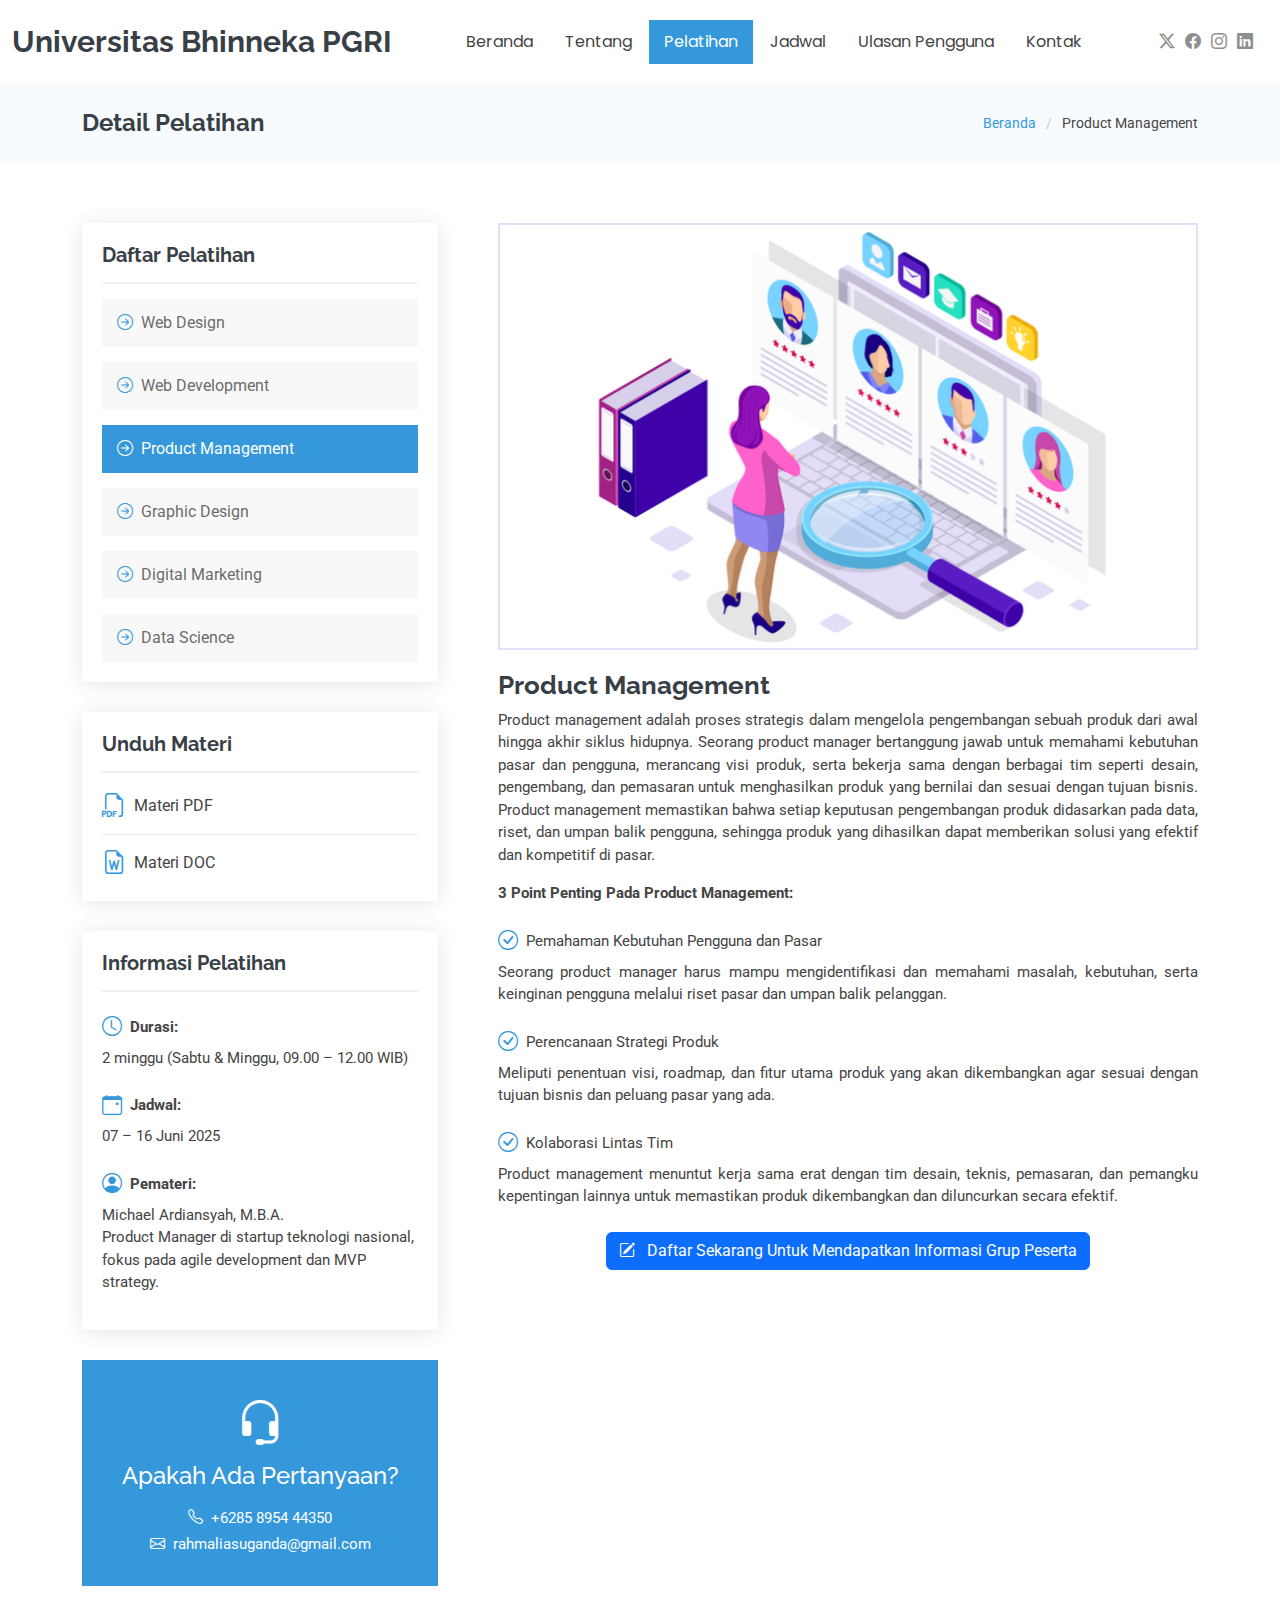
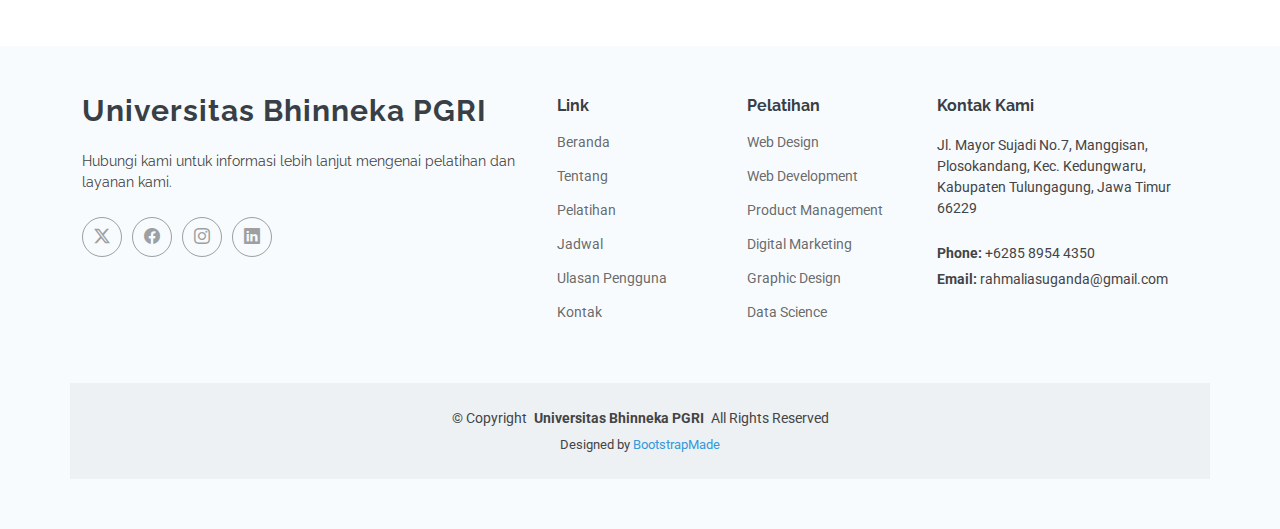
<file: service-details2.html>
<!DOCTYPE html>
<html lang="en">

<head>
  <meta charset="utf-8">
  <meta content="width=device-width, initial-scale=1.0" name="viewport">
  <title>Pelatihan Keterampilan Mahasiswa</title>

  <!-- Meta SEO -->
  <meta name="description" content="">
  <meta name="keywords" content="">

  <!-- Favicons -->
  <!-- <link href="assets/img/favicon.png" rel="icon">
  <link href="assets/img/apple-touch-icon.png" rel="apple-touch-icon"> -->

  <!-- Fonts -->
  <link href="https://fonts.googleapis.com" rel="preconnect">
  <link href="https://fonts.gstatic.com" rel="preconnect" crossorigin>
  <link href="https://fonts.googleapis.com/css2?family=Roboto&family=Poppins&family=Raleway&display=swap" rel="stylesheet">

  <!-- Vendor CSS -->
  <link href="https://cdn.jsdelivr.net/npm/bootstrap@5.3.3/dist/css/bootstrap.min.css" rel="stylesheet">
  <link href="https://cdn.jsdelivr.net/npm/bootstrap-icons/font/bootstrap-icons.css" rel="stylesheet">
  <link href="assets/vendor/aos/aos.css" rel="stylesheet">
  <link href="assets/vendor/glightbox/css/glightbox.min.css" rel="stylesheet">
  <link href="assets/vendor/swiper/swiper-bundle.min.css" rel="stylesheet">
  <link href="assets/vendor/bootstrap/css/bootstrap.min.css" rel="stylesheet">
  <link href="assets/vendor/bootstrap-icons/bootstrap-icons.css" rel="stylesheet">

  <!-- Main CSS -->
  <link href="assets/css/main.css" rel="stylesheet">

  <!-- Template Info -->
  <!--
    Template Name: Lumia
    Template URL: https://bootstrapmade.com/lumia-bootstrap-business-template/
    Updated: Aug 07 2024 with Bootstrap v5.3.3
    Author: BootstrapMade.com
    License: https://bootstrapmade.com/license/
  -->
</head>

<body class="service-details-page">

  <script>
    function showTraining(id) {
      const sections = document.querySelectorAll('.training-item');
      sections.forEach(section => section.classList.add('d-none'));
      document.getElementById(id).classList.remove('d-none');
    }
  </script>

  <!-- ======= Header ======= -->
  <header id="header" class="header d-flex align-items-center sticky-top">
    <div class="container-fluid d-flex align-items-center justify-content-between">
      <a href="index.html" class="logo d-flex align-items-center me-auto me-xl-0">
        <h1 class="sitename">Universitas Bhinneka PGRI</h1>
      </a>
      <nav id="navmenu" class="navmenu">
        <ul>
          <li><a href="index.html">Beranda</a></li>
          <li><a href="about.html">Tentang</a></li>
          <li><a href="services.html" class="active">Pelatihan</a></li>
          <li><a href="schedule.html">Jadwal</a></li>
          <li><a href="testimonials.html">Ulasan Pengguna</a></li>
          <li><a href="contact.html">Kontak</a></li>
        </ul>
        <i class="mobile-nav-toggle d-xl-none bi bi-list"></i>
      </nav>
      <div class="header-social-links">
        <a href="#" class="twitter"><i class="bi bi-twitter-x"></i></a>
        <a href="#" class="facebook"><i class="bi bi-facebook"></i></a>
        <a href="#" class="instagram"><i class="bi bi-instagram"></i></a>
        <a href="#" class="linkedin"><i class="bi bi-linkedin"></i></a>
      </div>
    </div>
  </header><!-- End Header -->

  <main class="main">

    <!-- ======= Page Title ======= -->
    <div class="page-title light-background">
      <div class="container d-lg-flex justify-content-between align-items-center">
        <h1 class="mb-2 mb-lg-0">Detail Pelatihan</h1>
        <nav class="breadcrumbs">
          <ol>
            <li><a href="index.html">Beranda</a></li>
            <li class="current">Product Management</li>
          </ol>
        </nav>
      </div>
    </div><!-- End Page Title -->

    <!-- ======= Service Details Section ======= -->
    <section id="service-details" class="service-details section">
      <div class="container">
        <div class="row gy-5">

          <!-- Sidebar -->
          <div class="col-lg-4" data-aos="fade-up" data-aos-delay="100">

            <div class="service-box">
              <h4>Daftar Pelatihan</h4>
              <div class="services-list">
                <a href="service-details.html"><i class="bi bi-arrow-right-circle"></i><span>Web Design</span></a>
                <a href="service-details1.html"><i class="bi bi-arrow-right-circle"></i><span>Web Development</span></a>
                <a href="service-details2.html" class="active"><i class="bi bi-arrow-right-circle"></i><span>Product Management</span></a>
                <a href="service-details3.html"><i class="bi bi-arrow-right-circle"></i><span>Graphic Design</span></a>
                <a href="service-details4.html"><i class="bi bi-arrow-right-circle"></i><span>Digital Marketing</span></a>
                <a href="service-details5.html"><i class="bi bi-arrow-right-circle"></i><span>Data Science</span></a>
              </div>
            </div>

            <div class="service-box">
              <h4>Unduh Materi</h4>
              <div class="download-catalog">
                <a href="#"><i class="bi bi-filetype-pdf"></i><span>Materi PDF</span></a>
                <a href="#"><i class="bi bi-file-earmark-word"></i><span>Materi DOC</span></a>
              </div>
            </div>

            <div class="service-box">
                <h4>Informasi Pelatihan</h4>
                <ul class="list-unstyled">
                  <li><i class="bi bi-clock me-2"></i><strong>Durasi:</strong></li><p>2 minggu (Sabtu & Minggu, 09.00 – 12.00 WIB)</p>
                  <li class="mt-2"><i class="bi bi-calendar-event me-2"></i><strong>Jadwal:</strong></li><p>07 – 16 Juni 2025</p>
                  <li class="mt-2"><i class="bi bi-person-circle me-2"></i><strong>Pemateri:</strong></li><p>Michael Ardiansyah, M.B.A.<br>Product Manager di startup teknologi nasional, fokus pada agile development dan MVP strategy.
                  </p>
                  </ul>
              </div>    

            <div class="help-box d-flex flex-column justify-content-center align-items-center">
              <i class="bi bi-headset help-icon"></i>
              <h4>Apakah Ada Pertanyaan?</h4>
              <p class="d-flex align-items-center mt-2 mb-0"><i class="bi bi-telephone me-2"></i> <span>+6285 8954 44350</span></p>
              <p class="d-flex align-items-center mt-1 mb-0"><i class="bi bi-envelope me-2"></i> <a href="mailto:contact@example.com">rahmaliasuganda@gmail.com</a></p>
            </div>
          </div>

          <!-- Main Content -->
          <div class="col-lg-8 ps-lg-5" data-aos="fade-up" data-aos-delay="200" id="training-content">
            <div id="product" class="training-item" style="text-align: justify;">
              <img src="assets/img/product.png" alt="Product Management" class="img-fluid services-img">
              <h3>Product Management</h3>
              <p>Product management adalah proses strategis dalam mengelola pengembangan sebuah produk dari awal hingga akhir siklus hidupnya. Seorang product manager bertanggung jawab untuk memahami kebutuhan pasar dan pengguna, merancang visi produk, serta bekerja sama dengan berbagai tim seperti desain, pengembang, dan pemasaran untuk menghasilkan produk yang bernilai dan sesuai dengan tujuan bisnis. Product management memastikan bahwa setiap keputusan pengembangan produk didasarkan pada data, riset, dan umpan balik pengguna, sehingga produk yang dihasilkan dapat memberikan solusi yang efektif dan kompetitif di pasar.</p>
              <p><strong>3 Point Penting Pada Product Management:</strong></p>
              <ul>
                <li><i class="bi bi-check-circle"></i> <span>Pemahaman Kebutuhan Pengguna dan Pasar</span></li>
                <p>Seorang product manager harus mampu mengidentifikasi dan memahami masalah, kebutuhan, serta keinginan pengguna melalui riset pasar dan umpan balik pelanggan.</p>
                <li><i class="bi bi-check-circle"></i> <span>Perencanaan Strategi Produk</span></li>
                <p>Meliputi penentuan visi, roadmap, dan fitur utama produk yang akan dikembangkan agar sesuai dengan tujuan bisnis dan peluang pasar yang ada.</p>
                <li><i class="bi bi-check-circle"></i> <span>Kolaborasi Lintas Tim</span></li>
                <p>Product management menuntut kerja sama erat dengan tim desain, teknis, pemasaran, dan pemangku kepentingan lainnya untuk memastikan produk dikembangkan dan diluncurkan secara efektif.</p>
              </ul>

              <div class="text-center mt-4">
                <a href="pendaftaran-form.html" class="btn btn-primary btn-get-started">
                  <i class="bi bi-pencil-square me-2"></i> Daftar Sekarang Untuk Mendapatkan Informasi Grup Peserta
                </a>
              </div>   

            </div>
          </div>

        </div>
      </div>
    </section>
    <!-- End Service Details Section -->

  </main>

  <!-- ======= Footer ======= -->
  <footer id="footer" class="footer light-background">

    <div class="container footer-top">
      <div class="row gy-4">
        <div class="col-lg-5 col-md-12 footer-about">
          <a href="index.html" class="logo d-flex align-items-center">
            <span class="sitename">Universitas Bhinneka PGRI</span>
          </a>
          <p>Hubungi kami untuk informasi lebih lanjut mengenai pelatihan dan layanan kami.</p>
          <div class="social-links d-flex mt-4">
            <a href=""><i class="bi bi-twitter-x"></i></a>
            <a href=""><i class="bi bi-facebook"></i></a>
            <a href=""><i class="bi bi-instagram"></i></a>
            <a href=""><i class="bi bi-linkedin"></i></a>
          </div>
        </div>

        <div class="col-lg-2 col-6 footer-links">
          <h4>Link</h4>
          <ul>
            <li><a href="index.html">Beranda</a></li>
            <li><a href="about.html">Tentang</a></li>
            <li><a href="services.html">Pelatihan</a></li>
            <li><a href="schedule.html">Jadwal</a></li>
            <li><a href="testimonials.html">Ulasan Pengguna</a></li>
            <li><a href="contact.html">Kontak</a></li>
          </ul>
        </div>

        <div class="col-lg-2 col-6 footer-links">
          <h4>Pelatihan</h4>
          <ul>
            <li><a href="service-details.html">Web Design</a></li>
            <li><a href="service-details1.html">Web Development</a></li>
            <li><a href="service-details2.html">Product Management</a></li>
            <li><a href="service-details3.html">Digital Marketing</a></li>
            <li><a href="service-details4.html">Graphic Design</a></li>
            <li><a href="service-details5.html"> Data Science</a></li>
          </ul>
        </div>

        <div class="col-lg-3 col-md-12 footer-contact text-center text-md-start">
          <h4>Kontak Kami</h4>
          <p>Jl. Mayor Sujadi No.7, Manggisan, Plosokandang, Kec. Kedungwaru, Kabupaten Tulungagung, Jawa Timur 66229</p>
          <p class="mt-4"><strong>Phone:</strong> <span>+6285 8954 4350</span></p>
          <p><strong>Email:</strong> <span>rahmaliasuganda@gmail.com</span></p>
        </div>

      </div>
    </div>

    <div class="container copyright text-center mt-4">
      <p>© <span>Copyright</span> <strong class="px-1 sitename">Universitas Bhinneka PGRI</strong> <span>All Rights Reserved</span></p>
      <div class="credits">
        <!-- All the links in the footer should remain intact. -->
        <!-- You can delete the links only if you've purchased the pro version. -->
        <!-- Licensing information: https://bootstrapmade.com/license/ -->
        <!-- Purchase the pro version with working PHP/AJAX contact form: [buy-url] -->
        Designed by <a href="https://bootstrapmade.com/">BootstrapMade</a>
      </div>
    </div>

  </footer>
  <!-- End Footer -->

  <!-- Scroll Top -->
  <a href="#" id="scroll-top" class="scroll-top d-flex align-items-center justify-content-center"><i class="bi bi-arrow-up-short"></i></a>

  <!-- Preloader -->
  <div id="preloader"></div>

  <!-- Vendor JS Files -->
  <script src="assets/vendor/bootstrap/js/bootstrap.bundle.min.js"></script>
  <script src="assets/vendor/php-email-form/validate.js"></script>
  <script src="assets/vendor/aos/aos.js"></script>
  <script src="assets/vendor/waypoints/noframework.waypoints.js"></script>
  <script src="assets/vendor/purecounter/purecounter_vanilla.js"></script>
  <script src="assets/vendor/glightbox/js/glightbox.min.js"></script>
  <script src="assets/vendor/imagesloaded/imagesloaded.pkgd.min.js"></script>
  <script src="assets/vendor/isotope-layout/isotope.pkgd.min.js"></script>
  <script src="assets/vendor/swiper/swiper-bundle.min.js"></script>

  <!-- Main JS File -->
  <script src="assets/js/main.js"></script>

</body>

</html>
</file>
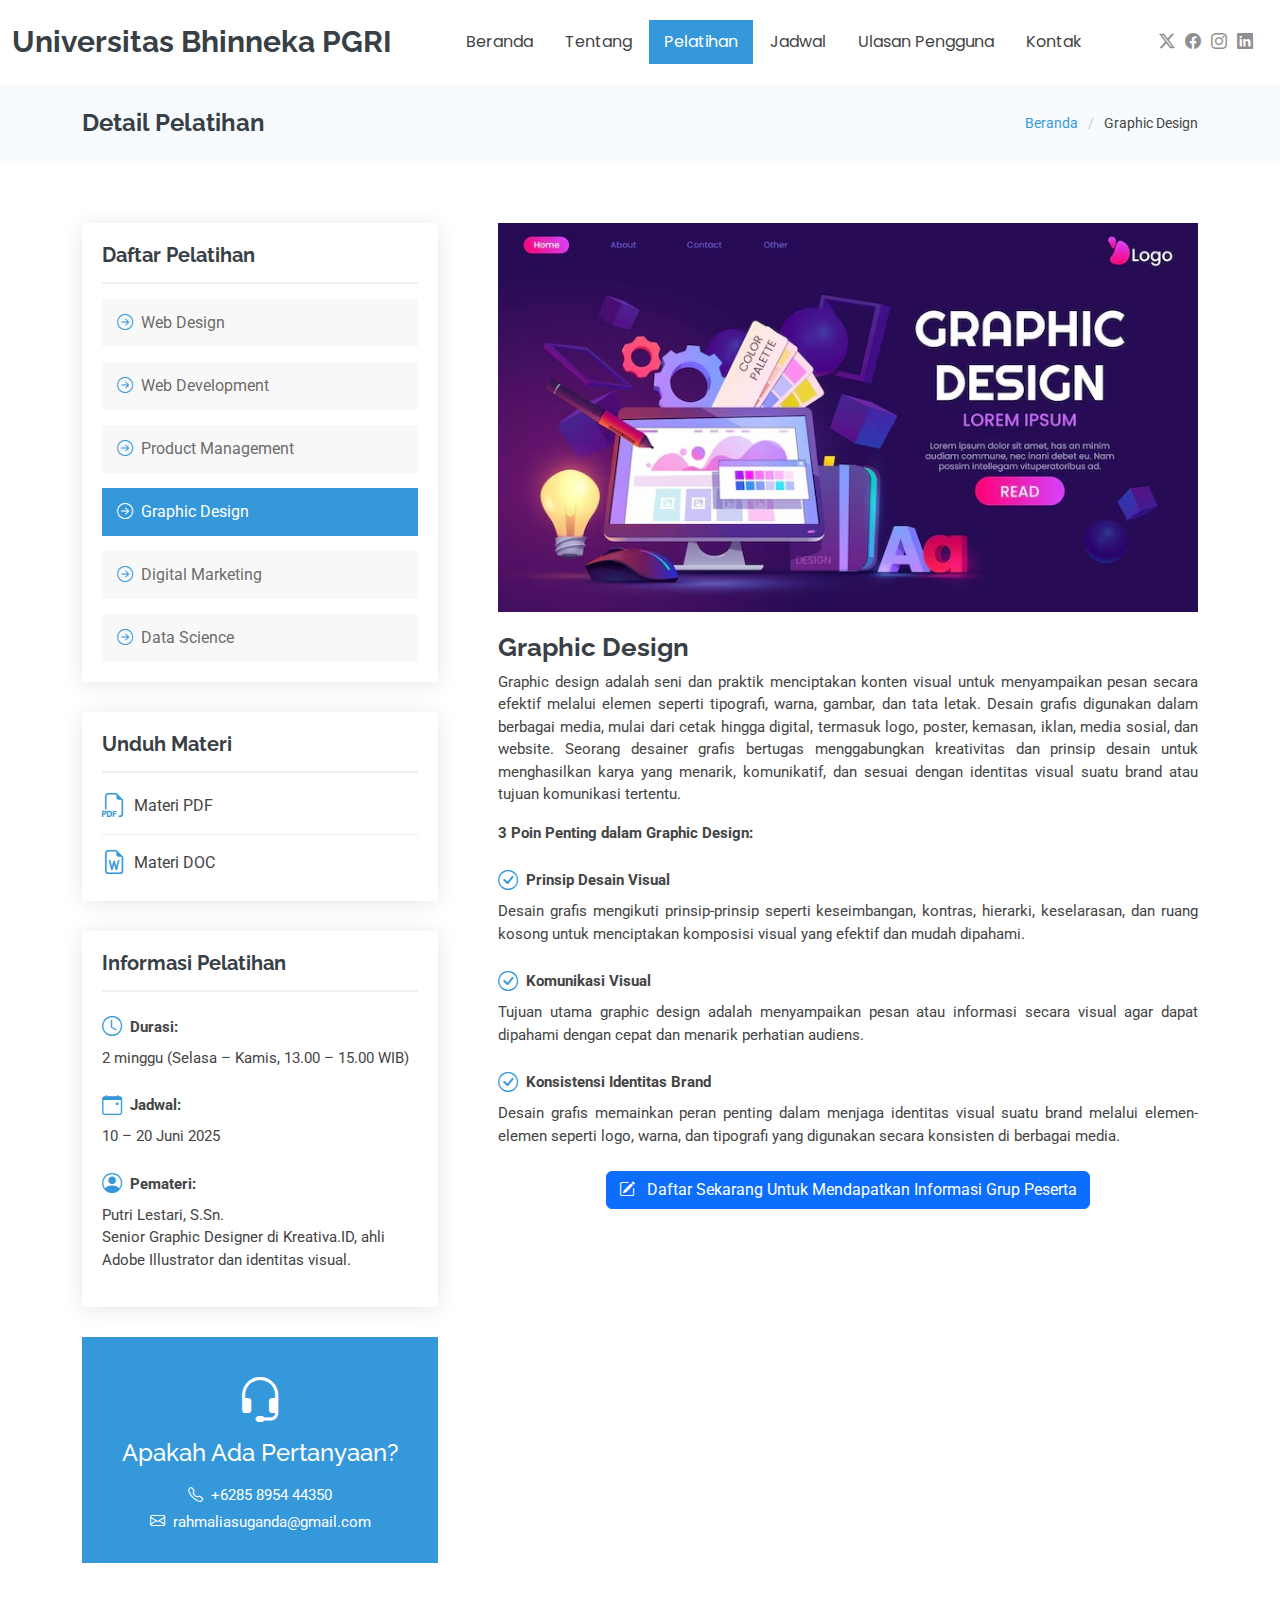
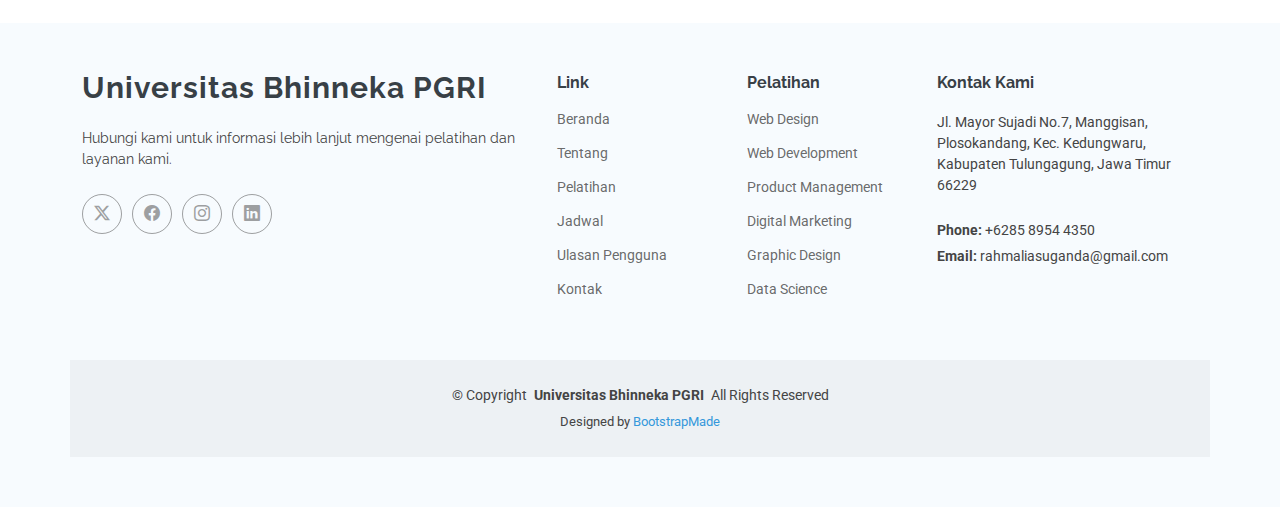
<file: service-details3.html>
<!DOCTYPE html>
<html lang="en">

<head>
  <meta charset="utf-8">
  <meta content="width=device-width, initial-scale=1.0" name="viewport">
  <title>Pelatihan Keterampilan Mahasiswa</title>
  <link href="https://cdn.jsdelivr.net/npm/bootstrap-icons/font/bootstrap-icons.css" rel="stylesheet">
  <link href="https://cdn.jsdelivr.net/npm/bootstrap@5.3.3/dist/css/bootstrap.min.css" rel="stylesheet">
  <meta name="description" content="Detail pelatihan Graphic Design dalam program pelatihan Lumia.">
  <meta name="keywords" content="Graphic Design, Pelatihan, Desain Grafis, Lumia">

  <!-- Favicons -->
  <!-- <link href="assets/img/favicon.png" rel="icon">
  <link href="assets/img/apple-touch-icon.png" rel="apple-touch-icon"> -->

  <!-- Fonts -->
  <link href="https://fonts.googleapis.com" rel="preconnect">
  <link href="https://fonts.gstatic.com" rel="preconnect" crossorigin>
  <link href="https://fonts.googleapis.com/css2?family=Roboto&family=Poppins&family=Raleway&display=swap" rel="stylesheet">

  <!-- Vendor CSS Files -->
  <link href="assets/vendor/bootstrap/css/bootstrap.min.css" rel="stylesheet">
  <link href="assets/vendor/bootstrap-icons/bootstrap-icons.css" rel="stylesheet">
  <link href="assets/vendor/aos/aos.css" rel="stylesheet">
  <link href="assets/vendor/glightbox/css/glightbox.min.css" rel="stylesheet">
  <link href="assets/vendor/swiper/swiper-bundle.min.css" rel="stylesheet">

  <!-- Main CSS File -->
  <link href="assets/css/main.css" rel="stylesheet">
</head>

<body class="service-details-page">

  <header id="header" class="header d-flex align-items-center sticky-top">
    <div class="container-fluid d-flex align-items-center justify-content-between">

      <a href="index.html" class="logo d-flex align-items-center me-auto me-xl-0">
        <h1 class="sitename">Universitas Bhinneka PGRI</h1>
      </a>

      <nav id="navmenu" class="navmenu">
        <ul>
          <li><a href="index.html">Beranda</a></li>
          <li><a href="about.html">Tentang</a></li>
          <li><a href="services.html" class="active">Pelatihan</a></li>
          <li><a href="schedule.html">Jadwal</a></li>
          <li><a href="testimonials.html">Ulasan Pengguna</a></li>
          <li><a href="contact.html">Kontak</a></li>
        </ul>
        <i class="mobile-nav-toggle d-xl-none bi bi-list"></i>
      </nav>

      <div class="header-social-links">
        <a href="#" class="twitter"><i class="bi bi-twitter-x"></i></a>
        <a href="#" class="facebook"><i class="bi bi-facebook"></i></a>
        <a href="#" class="instagram"><i class="bi bi-instagram"></i></a>
        <a href="#" class="linkedin"><i class="bi bi-linkedin"></i></a>
      </div>

    </div>
  </header>

  <main class="main">

    <div class="page-title light-background">
      <div class="container d-lg-flex justify-content-between align-items-center">
        <h1 class="mb-2 mb-lg-0">Detail Pelatihan</h1>
        <nav class="breadcrumbs">
          <ol>
            <li><a href="index.html">Beranda</a></li>
            <li class="current">Graphic Design</li>
          </ol>
        </nav>
      </div>
    </div>

    <section id="service-details" class="service-details section">
      <div class="container">
        <div class="row gy-5">

          <div class="col-lg-4" data-aos="fade-up" data-aos-delay="100">
            <div class="service-box">
              <h4>Daftar Pelatihan</h4>
              <div class="services-list">
                <a href="service-details.html"><i class="bi bi-arrow-right-circle"></i><span>Web Design</span></a>
                <a href="service-details1.html"><i class="bi bi-arrow-right-circle"></i><span>Web Development</span></a>
                <a href="service-details2.html"><i class="bi bi-arrow-right-circle"></i><span>Product Management</span></a>
                <a href="service-details3.html" class="active"><i class="bi bi-arrow-right-circle"></i><span>Graphic Design</span></a>
                <a href="service-details4.html"><i class="bi bi-arrow-right-circle"></i><span>Digital Marketing</span></a>
                <a href="service-details5.html"><i class="bi bi-arrow-right-circle"></i><span>Data Science</span></a>
              </div>
            </div>

            <div class="service-box">
              <h4>Unduh Materi</h4>
              <div class="download-catalog">
                <a href="#"><i class="bi bi-filetype-pdf"></i><span>Materi PDF</span></a>
                <a href="#"><i class="bi bi-file-earmark-word"></i><span>Materi DOC</span></a>
              </div>
            </div>

            <div class="service-box">
                <h4>Informasi Pelatihan</h4>
                <ul class="list-unstyled">
                  <li><i class="bi bi-clock me-2"></i><strong>Durasi:</strong></li><p>2 minggu (Selasa – Kamis, 13.00 – 15.00 WIB)</p>
                  <li class="mt-2"><i class="bi bi-calendar-event me-2"></i><strong>Jadwal:</strong></li><p>10 – 20 Juni 2025</p>
                  <li class="mt-2"><i class="bi bi-person-circle me-2"></i><strong>Pemateri:</strong></li><p>Putri Lestari, S.Sn.<br>Senior Graphic Designer di Kreativa.ID, ahli Adobe Illustrator dan identitas visual.</p>
                  </ul>
              </div>    

            <div class="help-box d-flex flex-column justify-content-center align-items-center">
              <i class="bi bi-headset help-icon"></i>
              <h4>Apakah Ada Pertanyaan?</h4>
              <p class="d-flex align-items-center mt-2 mb-0"><i class="bi bi-telephone me-2"></i><span>+6285 8954 44350</span></p>
              <p class="d-flex align-items-center mt-1 mb-0"><i class="bi bi-envelope me-2"></i><a href="mailto:rahmaliasuganda@gmail.com">rahmaliasuganda@gmail.com</a></p>
            </div>
          </div>

          <div class="col-lg-8 ps-lg-5" data-aos="fade-up" data-aos-delay="200">
            <div class="training-item" style="text-align: justify;">
              <img src="assets/img/grapic.jpg" alt="Graphic Design" class="img-fluid services-img">
              <h3>Graphic Design</h3>
              <p>Graphic design adalah seni dan praktik menciptakan konten visual untuk menyampaikan pesan secara efektif melalui elemen seperti tipografi, warna, gambar, dan tata letak. Desain grafis digunakan dalam berbagai media, mulai dari cetak hingga digital, termasuk logo, poster, kemasan, iklan, media sosial, dan website. Seorang desainer grafis bertugas menggabungkan kreativitas dan prinsip desain untuk menghasilkan karya yang menarik, komunikatif, dan sesuai dengan identitas visual suatu brand atau tujuan komunikasi tertentu.</p>
              <p><strong>3 Poin Penting dalam Graphic Design:</strong></p>
              <ul>
                <li><i class="bi bi-check-circle"></i> <strong>Prinsip Desain Visual</strong></li><p>Desain grafis mengikuti prinsip-prinsip seperti keseimbangan, kontras, hierarki, keselarasan, dan ruang kosong untuk menciptakan komposisi visual yang efektif dan mudah dipahami.</p>
                <li><i class="bi bi-check-circle"></i> <strong>Komunikasi Visual</strong></li><p>Tujuan utama graphic design adalah menyampaikan pesan atau informasi secara visual agar dapat dipahami dengan cepat dan menarik perhatian audiens.</p>
                <li><i class="bi bi-check-circle"></i> <strong>Konsistensi Identitas Brand</strong></li><p>Desain grafis memainkan peran penting dalam menjaga identitas visual suatu brand melalui elemen-elemen seperti logo, warna, dan tipografi yang digunakan secara konsisten di berbagai media.</p>
              </ul>

              <div class="text-center mt-4">
                <a href="pendaftaran-form.html" class="btn btn-primary btn-get-started">
                  <i class="bi bi-pencil-square me-2"></i> Daftar Sekarang Untuk Mendapatkan Informasi Grup Peserta
                </a>
              </div>   

            </div>
          </div>

        </div>
      </div>
    </section>

  </main>

  <footer id="footer" class="footer light-background">

    <div class="container footer-top">
      <div class="row gy-4">
        <div class="col-lg-5 col-md-12 footer-about">
          <a href="index.html" class="logo d-flex align-items-center">
            <span class="sitename">Universitas Bhinneka PGRI</span>
          </a>
          <p>Hubungi kami untuk informasi lebih lanjut mengenai pelatihan dan layanan kami.</p>
          <div class="social-links d-flex mt-4">
            <a href=""><i class="bi bi-twitter-x"></i></a>
            <a href=""><i class="bi bi-facebook"></i></a>
            <a href=""><i class="bi bi-instagram"></i></a>
            <a href=""><i class="bi bi-linkedin"></i></a>
          </div>
        </div>

        <div class="col-lg-2 col-6 footer-links">
          <h4>Link</h4>
          <ul>
            <li><a href="index.html">Beranda</a></li>
            <li><a href="about.html">Tentang</a></li>
            <li><a href="services.html">Pelatihan</a></li>
            <li><a href="schedule.html">Jadwal</a></li>
            <li><a href="testimonials.html">Ulasan Pengguna</a></li>
            <li><a href="contact.html">Kontak</a></li>
          </ul>
        </div>

        <div class="col-lg-2 col-6 footer-links">
          <h4>Pelatihan</h4>
          <ul>
            <li><a href="service-details.html">Web Design</a></li>
            <li><a href="service-details1.html">Web Development</a></li>
            <li><a href="service-details2.html">Product Management</a></li>
            <li><a href="service-details3.html">Digital Marketing</a></li>
            <li><a href="service-details4.html">Graphic Design</a></li>
            <li><a href="service-details5.html"> Data Science</a></li>
          </ul>
        </div>

        <div class="col-lg-3 col-md-12 footer-contact text-center text-md-start">
          <h4>Kontak Kami</h4>
          <p>Jl. Mayor Sujadi No.7, Manggisan, Plosokandang, Kec. Kedungwaru, Kabupaten Tulungagung, Jawa Timur 66229</p>
          <p class="mt-4"><strong>Phone:</strong> <span>+6285 8954 4350</span></p>
          <p><strong>Email:</strong> <span>rahmaliasuganda@gmail.com</span></p>
        </div>

      </div>
    </div>

    <div class="container copyright text-center mt-4">
      <p>© <span>Copyright</span> <strong class="px-1 sitename">Universitas Bhinneka PGRI</strong> <span>All Rights Reserved</span></p>
      <div class="credits">
        <!-- All the links in the footer should remain intact. -->
        <!-- You can delete the links only if you've purchased the pro version. -->
        <!-- Licensing information: https://bootstrapmade.com/license/ -->
        <!-- Purchase the pro version with working PHP/AJAX contact form: [buy-url] -->
        Designed by <a href="https://bootstrapmade.com/">BootstrapMade</a>
      </div>
    </div>

  </footer>

  <a href="#" id="scroll-top" class="scroll-top d-flex align-items-center justify-content-center"><i class="bi bi-arrow-up-short"></i></a>
  <div id="preloader"></div>

  <!-- Vendor JS Files -->
  <script src="assets/vendor/bootstrap/js/bootstrap.bundle.min.js"></script>
  <script src="assets/vendor/php-email-form/validate.js"></script>
  <script src="assets/vendor/aos/aos.js"></script>
  <script src="assets/vendor/waypoints/noframework.waypoints.js"></script>
  <script src="assets/vendor/purecounter/purecounter_vanilla.js"></script>
  <script src="assets/vendor/glightbox/js/glightbox.min.js"></script>
  <script src="assets/vendor/imagesloaded/imagesloaded.pkgd.min.js"></script>
  <script src="assets/vendor/isotope-layout/isotope.pkgd.min.js"></script>
  <script src="assets/vendor/swiper/swiper-bundle.min.js"></script>

  <!-- Main JS File -->
  <script src="assets/js/main.js"></script>
</body>

</html>
</file>
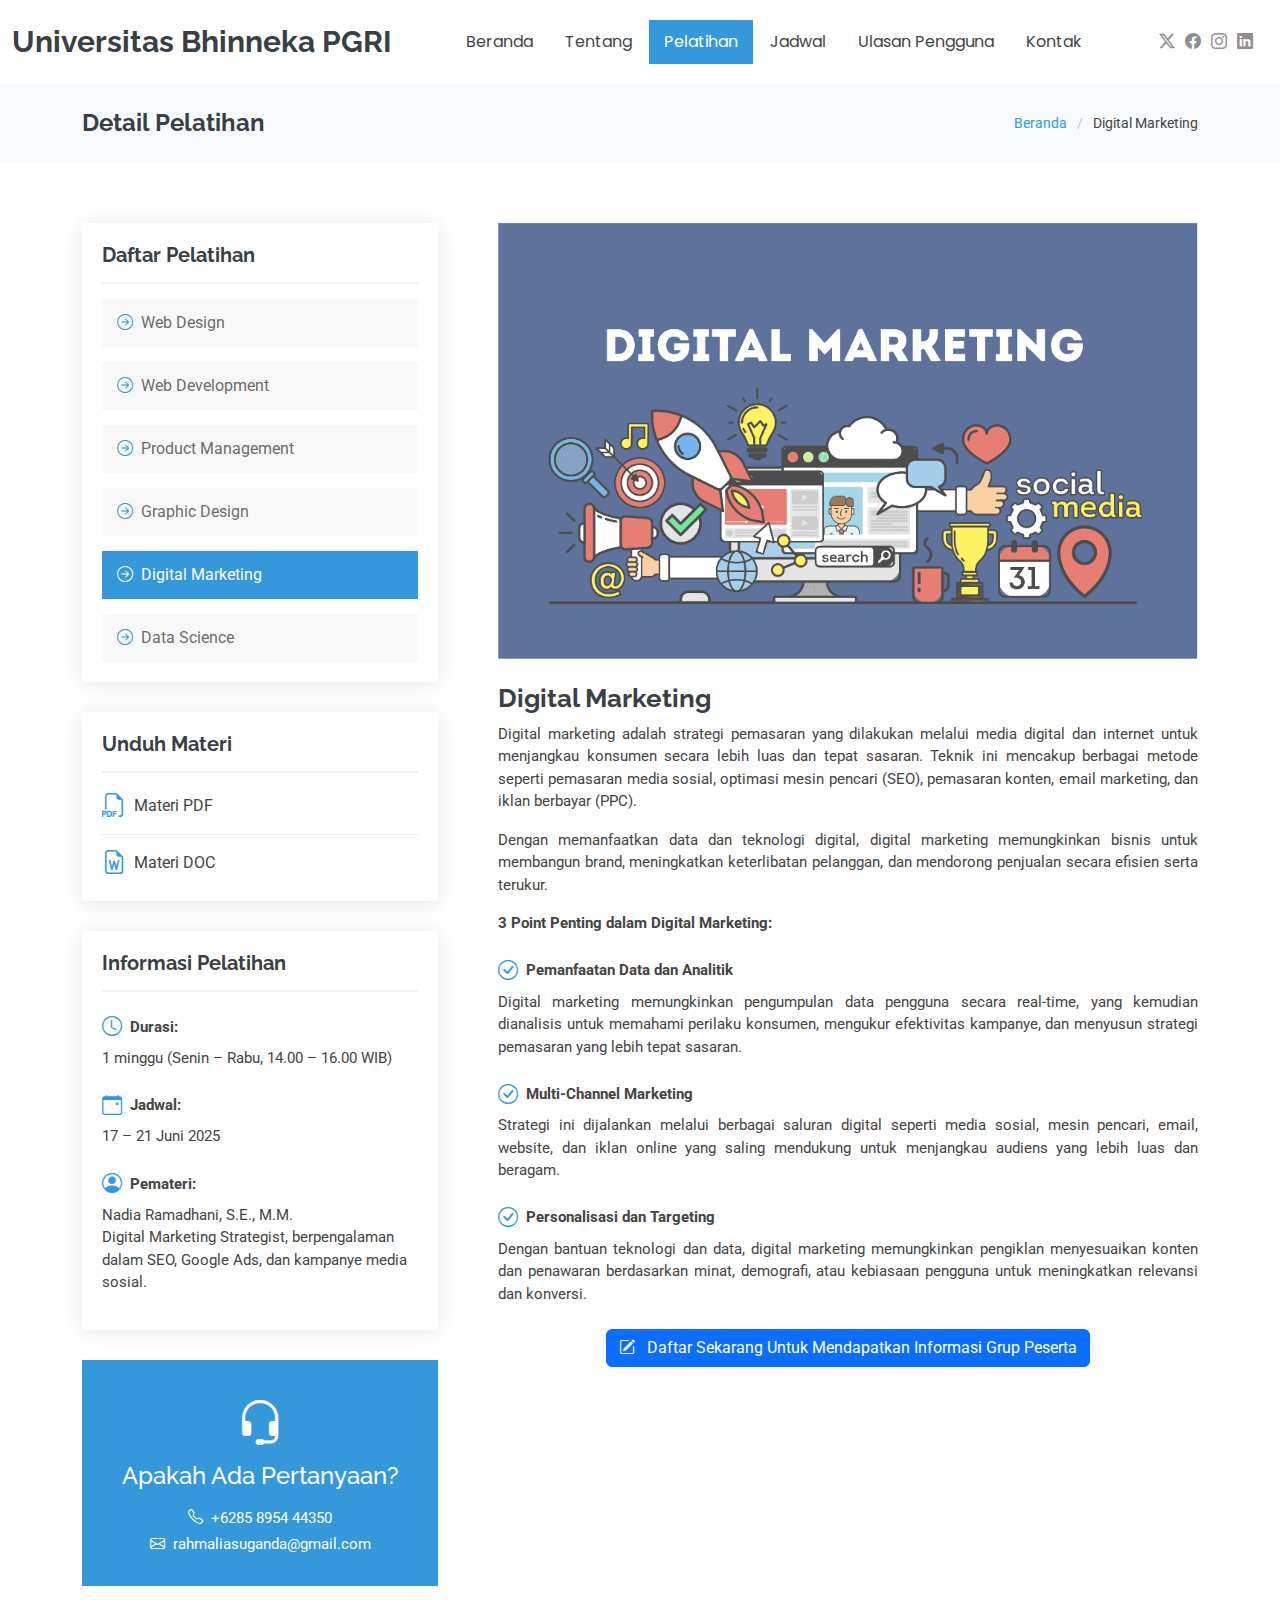
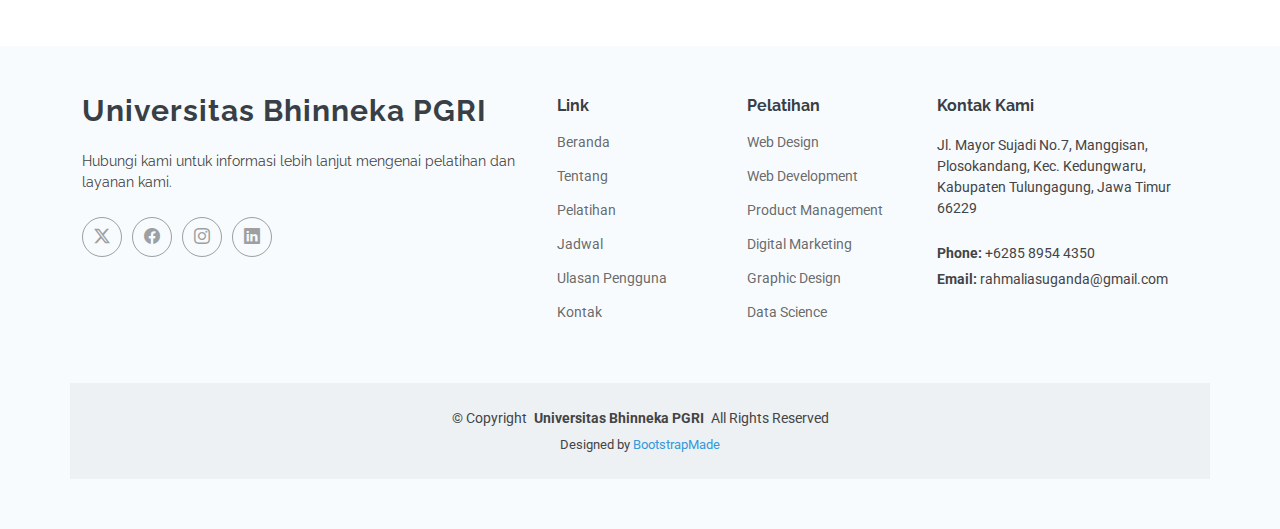
<file: service-details4.html>
<!DOCTYPE html>
<html lang="en">

<head>
  <meta charset="utf-8">
  <meta content="width=device-width, initial-scale=1.0" name="viewport">
  <title>Pelatihan Keterampilan Mahasiswa</title>
  <meta name="description" content="Pelajari lebih lanjut tentang pelatihan Digital Marketing di Lumia.">
  <meta name="keywords" content="Digital Marketing, Pelatihan, Lumia, SEO, Media Sosial, Konten, Email Marketing">

  <!-- Favicons -->
  <!-- <link href="assets/img/favicon.png" rel="icon">
  <link href="assets/img/apple-touch-icon.png" rel="apple-touch-icon"> -->

  <!-- Google Fonts -->
  <link href="https://fonts.googleapis.com" rel="preconnect">
  <link href="https://fonts.gstatic.com" rel="preconnect" crossorigin>
  <link href="https://fonts.googleapis.com/css2?family=Roboto&family=Poppins&family=Raleway&display=swap" rel="stylesheet">

  <!-- Vendor CSS Files -->
  <link href="assets/vendor/bootstrap/css/bootstrap.min.css" rel="stylesheet">
  <link href="assets/vendor/bootstrap-icons/bootstrap-icons.css" rel="stylesheet">
  <link href="assets/vendor/aos/aos.css" rel="stylesheet">
  <link href="assets/vendor/glightbox/css/glightbox.min.css" rel="stylesheet">
  <link href="assets/vendor/swiper/swiper-bundle.min.css" rel="stylesheet">

  <!-- Main CSS File -->
  <link href="assets/css/main.css" rel="stylesheet">
</head>

<body class="service-details-page">

  <header id="header" class="header d-flex align-items-center sticky-top">
    <div class="container-fluid position-relative d-flex align-items-center justify-content-between">
      <a href="index.html" class="logo d-flex align-items-center me-auto me-xl-0">
        <h1 class="sitename">Universitas Bhinneka PGRI</h1>
      </a>

      <nav id="navmenu" class="navmenu">
        <ul>
         <li><a href="index.html">Beranda</a></li>
          <li><a href="about.html">Tentang</a></li>
          <li><a href="services.html" class="active">Pelatihan</a></li>
          <li><a href="schedule.html">Jadwal</a></li>
          <li><a href="testimonials.html">Ulasan Pengguna</a></li>
          <li><a href="contact.html">Kontak</a></li>
        </ul>
        <i class="mobile-nav-toggle d-xl-none bi bi-list"></i>
      </nav>

      <div class="header-social-links">
        <a href="#" class="twitter"><i class="bi bi-twitter-x"></i></a>
        <a href="#" class="facebook"><i class="bi bi-facebook"></i></a>
        <a href="#" class="instagram"><i class="bi bi-instagram"></i></a>
        <a href="#" class="linkedin"><i class="bi bi-linkedin"></i></a>
      </div>
    </div>
  </header>

  <main class="main">

    <!-- Page Title -->
    <div class="page-title light-background">
      <div class="container d-lg-flex justify-content-between align-items-center">
        <h1 class="mb-2 mb-lg-0">Detail Pelatihan</h1>
        <nav class="breadcrumbs">
          <ol>
            <li><a href="index.html">Beranda</a></li>
            <li class="current">Digital Marketing</li>
          </ol>
        </nav>
      </div>
    </div>
    <!-- End Page Title -->

    <!-- Service Details Section -->
    <section id="service-details" class="service-details section">
      <div class="container">
        <div class="row gy-5">

          <!-- Sidebar -->
          <div class="col-lg-4" data-aos="fade-up" data-aos-delay="100">
            <div class="service-box">
              <h4>Daftar Pelatihan</h4>
              <div class="services-list">
                <a href="service-details.html"><i class="bi bi-arrow-right-circle"></i> <span>Web Design</span></a>
                <a href="service-details1.html"><i class="bi bi-arrow-right-circle"></i> <span>Web Development</span></a>
                <a href="service-details2.html"><i class="bi bi-arrow-right-circle"></i> <span>Product Management</span></a>
                <a href="service-details3.html"><i class="bi bi-arrow-right-circle"></i> <span>Graphic Design</span></a>
                <a href="service-details4.html" class="active"><i class="bi bi-arrow-right-circle"></i> <span>Digital Marketing</span></a>
                <a href="service-details5.html"><i class="bi bi-arrow-right-circle"></i> <span>Data Science</span></a>
              </div>
            </div>

            <div class="service-box">
              <h4>Unduh Materi</h4>
              <div class="download-catalog">
                <a href="#"><i class="bi bi-filetype-pdf"></i> <span>Materi PDF</span></a>
                <a href="#"><i class="bi bi-file-earmark-word"></i> <span>Materi DOC</span></a>
              </div>
            </div>

            <div class="service-box">
                <h4>Informasi Pelatihan</h4>
                <ul class="list-unstyled">
                  <li><i class="bi bi-clock me-2"></i><strong>Durasi:</strong></li><p>1 minggu (Senin – Rabu, 14.00 – 16.00 WIB)</p>
                  <li class="mt-2"><i class="bi bi-calendar-event me-2"></i><strong>Jadwal:</strong></li><p>17 – 21 Juni 2025</p>
                  <li class="mt-2"><i class="bi bi-person-circle me-2"></i><strong>Pemateri:</strong></li><p>Nadia Ramadhani, S.E., M.M.<br>Digital Marketing Strategist, berpengalaman dalam SEO, Google Ads, dan kampanye media sosial.</p>
                  </ul>
              </div>    

            <div class="help-box d-flex flex-column justify-content-center align-items-center">
              <i class="bi bi-headset help-icon"></i>
              <h4>Apakah Ada Pertanyaan?</h4>
              <p class="d-flex align-items-center mt-2 mb-0"><i class="bi bi-telephone me-2"></i> <span>+6285 8954 44350</span></p>
              <p class="d-flex align-items-center mt-1 mb-0"><i class="bi bi-envelope me-2"></i> <a href="mailto:rahmaliasuganda@gmail.com">rahmaliasuganda@gmail.com</a></p>
            </div>
          </div>

          <!-- Main Content -->
          <div class="col-lg-8 ps-lg-5" data-aos="fade-up" data-aos-delay="200">
            <div class="training-item" style="text-align: justify;">
              <img src="assets/img/digital.png" alt="Digital Marketing" class="img-fluid services-img mb-4">
              <h3>Digital Marketing</h3>
              <p>
                Digital marketing adalah strategi pemasaran yang dilakukan melalui media digital dan internet untuk menjangkau konsumen secara lebih luas dan tepat sasaran. Teknik ini mencakup berbagai metode seperti pemasaran media sosial, optimasi mesin pencari (SEO), pemasaran konten, email marketing, dan iklan berbayar (PPC).
              </p>
              <p>
                Dengan memanfaatkan data dan teknologi digital, digital marketing memungkinkan bisnis untuk membangun brand, meningkatkan keterlibatan pelanggan, dan mendorong penjualan secara efisien serta terukur.
              </p>
              <p><strong>3 Point Penting dalam Digital Marketing:</strong></p>
              <ul>
                <li><i class="bi bi-check-circle"></i> <strong>Pemanfaatan Data dan Analitik</strong></li>
                <p>Digital marketing memungkinkan pengumpulan data pengguna secara real-time, yang kemudian dianalisis untuk memahami perilaku konsumen, mengukur efektivitas kampanye, dan menyusun strategi pemasaran yang lebih tepat sasaran.</p>

                <li><i class="bi bi-check-circle"></i> <strong>Multi-Channel Marketing</strong></li>
                <p>Strategi ini dijalankan melalui berbagai saluran digital seperti media sosial, mesin pencari, email, website, dan iklan online yang saling mendukung untuk menjangkau audiens yang lebih luas dan beragam.</p>

                <li><i class="bi bi-check-circle"></i> <strong>Personalisasi dan Targeting</strong></li>
                <p>Dengan bantuan teknologi dan data, digital marketing memungkinkan pengiklan menyesuaikan konten dan penawaran berdasarkan minat, demografi, atau kebiasaan pengguna untuk meningkatkan relevansi dan konversi.</p>
              </ul>

              <div class="text-center mt-4">
                <a href="pendaftaran-form.html" class="btn btn-primary btn-get-started">
                  <i class="bi bi-pencil-square me-2"></i> Daftar Sekarang Untuk Mendapatkan Informasi Grup Peserta
                </a>
              </div>   

            </div>
          </div>

        </div>
      </div>
    </section>
    <!-- End Service Details Section -->

  </main>

  <footer id="footer" class="footer light-background">

    <div class="container footer-top">
      <div class="row gy-4">
        <div class="col-lg-5 col-md-12 footer-about">
          <a href="index.html" class="logo d-flex align-items-center">
            <span class="sitename">Universitas Bhinneka PGRI</span>
          </a>
          <p>Hubungi kami untuk informasi lebih lanjut mengenai pelatihan dan layanan kami.</p>
          <div class="social-links d-flex mt-4">
            <a href=""><i class="bi bi-twitter-x"></i></a>
            <a href=""><i class="bi bi-facebook"></i></a>
            <a href=""><i class="bi bi-instagram"></i></a>
            <a href=""><i class="bi bi-linkedin"></i></a>
          </div>
        </div>

        <div class="col-lg-2 col-6 footer-links">
          <h4>Link</h4>
          <ul>
            <li><a href="index.html">Beranda</a></li>
            <li><a href="about.html">Tentang</a></li>
            <li><a href="services.html">Pelatihan</a></li>
            <li><a href="schedule.html">Jadwal</a></li>
            <li><a href="testimonials.html">Ulasan Pengguna</a></li>
            <li><a href="contact.html">Kontak</a></li>
          </ul>
        </div>

        <div class="col-lg-2 col-6 footer-links">
          <h4>Pelatihan</h4>
          <ul>
            <li><a href="service-details.html">Web Design</a></li>
            <li><a href="service-details1.html">Web Development</a></li>
            <li><a href="service-details2.html">Product Management</a></li>
            <li><a href="service-details3.html">Digital Marketing</a></li>
            <li><a href="service-details4.html">Graphic Design</a></li>
            <li><a href="service-details5.html"> Data Science</a></li>
          </ul>
        </div>

        <div class="col-lg-3 col-md-12 footer-contact text-center text-md-start">
          <h4>Kontak Kami</h4>
          <p>Jl. Mayor Sujadi No.7, Manggisan, Plosokandang, Kec. Kedungwaru, Kabupaten Tulungagung, Jawa Timur 66229</p>
          <p class="mt-4"><strong>Phone:</strong> <span>+6285 8954 4350</span></p>
          <p><strong>Email:</strong> <span>rahmaliasuganda@gmail.com</span></p>
        </div>

      </div>
    </div>

    <div class="container copyright text-center mt-4">
      <p>© <span>Copyright</span> <strong class="px-1 sitename">Universitas Bhinneka PGRI</strong> <span>All Rights Reserved</span></p>
      <div class="credits">
        <!-- All the links in the footer should remain intact. -->
        <!-- You can delete the links only if you've purchased the pro version. -->
        <!-- Licensing information: https://bootstrapmade.com/license/ -->
        <!-- Purchase the pro version with working PHP/AJAX contact form: [buy-url] -->
        Designed by <a href="https://bootstrapmade.com/">BootstrapMade</a>
      </div>
    </div>

  </footer>

  <!-- Scroll Top -->
  <a href="#" id="scroll-top" class="scroll-top d-flex align-items-center justify-content-center"><i class="bi bi-arrow-up-short"></i></a>

  <!-- Preloader -->
  <div id="preloader"></div>

  <!-- Vendor JS Files -->
  <script src="assets/vendor/bootstrap/js/bootstrap.bundle.min.js"></script>
  <script src="assets/vendor/php-email-form/validate.js"></script>
  <script src="assets/vendor/aos/aos.js"></script>
  <script src="assets/vendor/waypoints/noframework.waypoints.js"></script>
  <script src="assets/vendor/purecounter/purecounter_vanilla.js"></script>
  <script src="assets/vendor/glightbox/js/glightbox.min.js"></script>
  <script src="assets/vendor/imagesloaded/imagesloaded.pkgd.min.js"></script>
  <script src="assets/vendor/isotope-layout/isotope.pkgd.min.js"></script>
  <script src="assets/vendor/swiper/swiper-bundle.min.js"></script>

  <!-- Main JS File -->
  <script src="assets/js/main.js"></script>

</body>

</html>
</file>
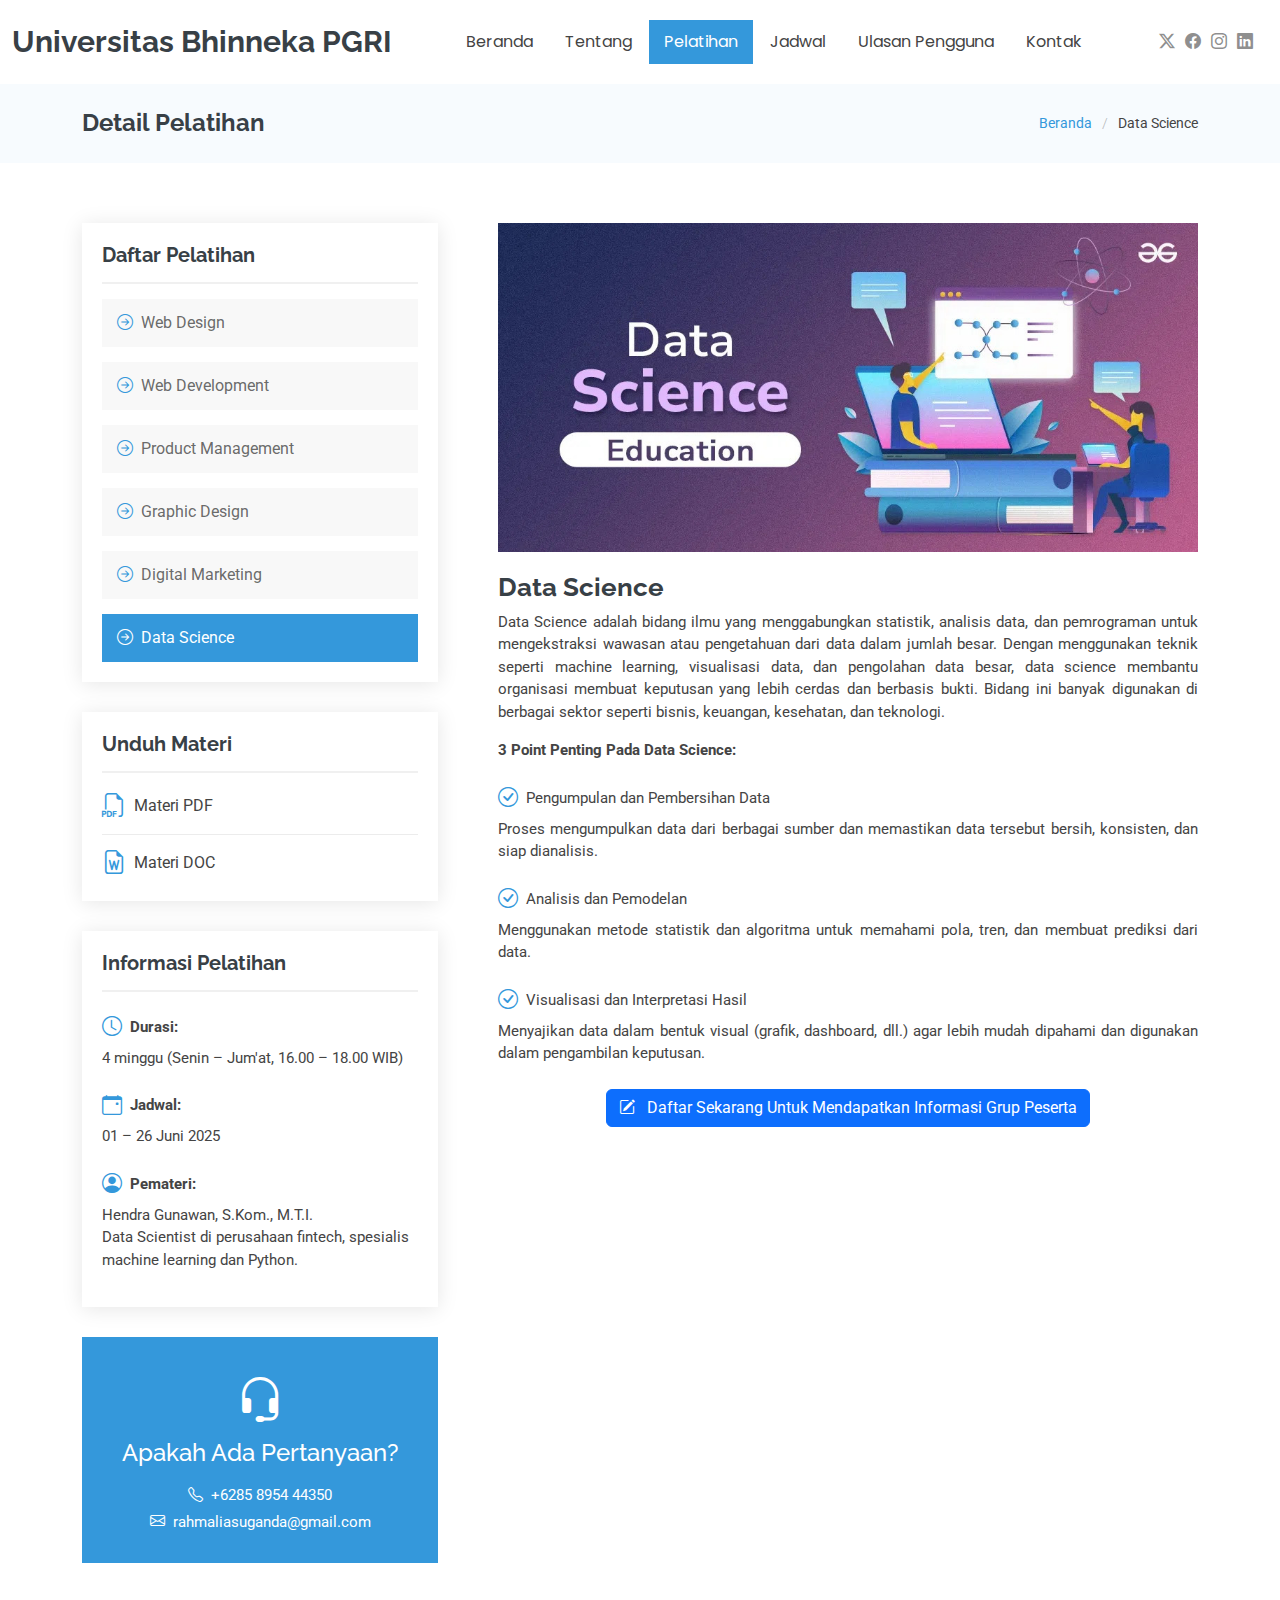
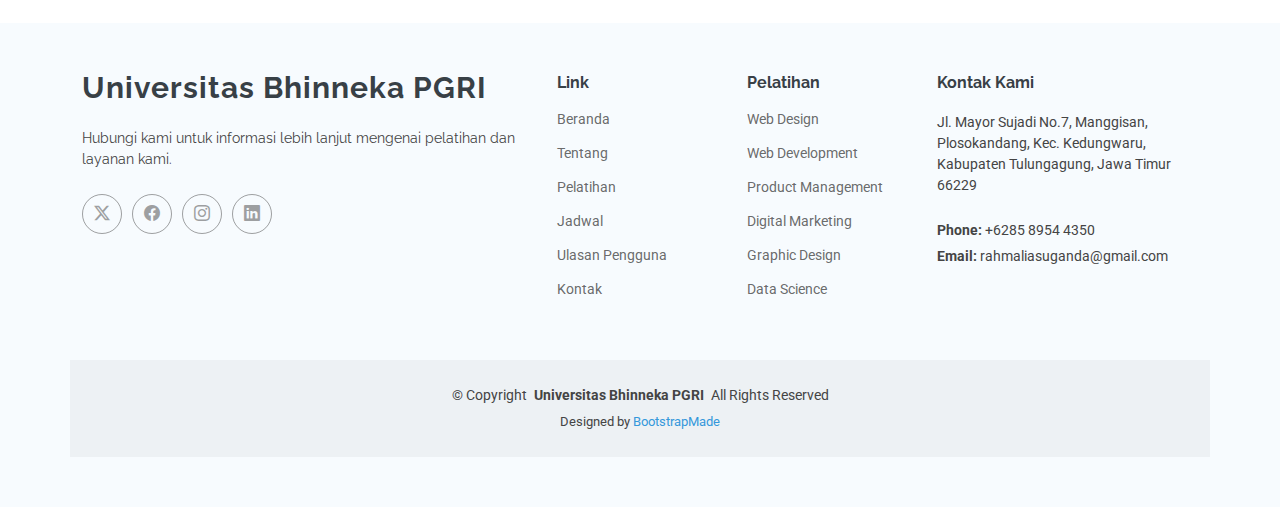
<file: service-details5.html>
<!DOCTYPE html>
<html lang="en">

<head>
  <meta charset="utf-8">
  <meta content="width=device-width, initial-scale=1.0" name="viewport">
  <title>Pelatihan Keterampilan Mahasiswa</title>

  <!-- External CSS Libraries -->
  <link href="https://cdn.jsdelivr.net/npm/bootstrap-icons/font/bootstrap-icons.css" rel="stylesheet">
  <link href="https://cdn.jsdelivr.net/npm/bootstrap@5.3.3/dist/css/bootstrap.min.css" rel="stylesheet">
  <link href="https://fonts.googleapis.com/css2?family=Roboto:ital,wght@0,100;0,300;0,400;0,500;0,700;0,900;1,100;1,300;1,400;1,500;1,700;1,900&family=Poppins:ital,wght@0,100;0,200;0,300;0,400;0,500;0,600;0,700;0,800;0,900;1,100;1,200;1,300;1,400;1,500;1,600;1,700;1,800;1,900&family=Raleway:ital,wght@0,100;0,200;0,300;0,400;0,500;0,600;0,700;0,800;0,900;1,100;1,200;1,300;1,400;1,500;1,600;1,700;1,800;1,900&display=swap" rel="stylesheet">

  <!-- Vendor CSS Files -->
  <link href="assets/vendor/bootstrap/css/bootstrap.min.css" rel="stylesheet">
  <link href="assets/vendor/bootstrap-icons/bootstrap-icons.css" rel="stylesheet">
  <link href="assets/vendor/aos/aos.css" rel="stylesheet">
  <link href="assets/vendor/glightbox/css/glightbox.min.css" rel="stylesheet">
  <link href="assets/vendor/swiper/swiper-bundle.min.css" rel="stylesheet">

  <!-- Main CSS File -->
  <link href="assets/css/main.css" rel="stylesheet">

  <!-- Favicon Links -->
  <!-- <link href="assets/img/favicon.png" rel="icon">
  <link href="assets/img/apple-touch-icon.png" rel="apple-touch-icon"> -->

</head>

<script>
  function showTraining(id) {
    const sections = document.querySelectorAll('.training-item');
    sections.forEach(section => section.classList.add('d-none'));
    document.getElementById(id).classList.remove('d-none');
  }
</script>

<body class="service-details-page">

  <!-- Header Section -->
  <header id="header" class="header d-flex align-items-center sticky-top">
    <div class="container-fluid position-relative d-flex align-items-center justify-content-between">

      <a href="index.html" class="logo d-flex align-items-center me-auto me-xl-0">
        <h1 class="sitename">Universitas Bhinneka PGRI</h1>
      </a>

      <nav id="navmenu" class="navmenu">
        <ul>
         <li><a href="index.html">Beranda</a></li>
          <li><a href="about.html">Tentang</a></li>
          <li><a href="services.html" class="active">Pelatihan</a></li>
          <li><a href="schedule.html">Jadwal</a></li>
          <li><a href="testimonials.html">Ulasan Pengguna</a></li>
          <li><a href="contact.html">Kontak</a></li>
        </ul>
        <i class="mobile-nav-toggle d-xl-none bi bi-list"></i>
      </nav>

      <div class="header-social-links">
        <a href="#" class="twitter"><i class="bi bi-twitter-x"></i></a>
        <a href="#" class="facebook"><i class="bi bi-facebook"></i></a>
        <a href="#" class="instagram"><i class="bi bi-instagram"></i></a>
        <a href="#" class="linkedin"><i class="bi bi-linkedin"></i></a>
      </div>

    </div>
  </header>

  <main class="main">

    <!-- Page Title -->
    <div class="page-title light-background">
      <div class="container d-lg-flex justify-content-between align-items-center">
        <h1 class="mb-2 mb-lg-0">Detail Pelatihan</h1>
        <nav class="breadcrumbs">
          <ol>
            <li><a href="index.html">Beranda</a></li>
            <li class="current">Data Science</li>
          </ol>
        </nav>
      </div>
    </div><!-- End Page Title -->

    <!-- Service Details Section -->
    <section id="service-details" class="service-details section">

      <div class="container">

        <div class="row gy-5">

          <!-- Sidebar with Training List and Downloads -->
          <div class="col-lg-4" data-aos="fade-up" data-aos-delay="100">

            <div class="service-box">
              <h4>Daftar Pelatihan</h4>
              <div class="services-list">
                <a href="service-details.html"><i class="bi bi-arrow-right-circle"></i><span>Web Design</span></a>
                <a href="service-details1.html"><i class="bi bi-arrow-right-circle"></i><span>Web Development</span></a>
                <a href="service-details2.html"><i class="bi bi-arrow-right-circle"></i><span>Product Management</span></a>
                <a href="service-details3.html"><i class="bi bi-arrow-right-circle"></i><span>Graphic Design</span></a>
                <a href="service-details4.html"><i class="bi bi-arrow-right-circle"></i><span>Digital Marketing</span></a>
                <a href="service-details5.html" class="active"><i class="bi bi-arrow-right-circle"></i><span>Data Science</span></a>
              </div>
            </div><!-- End Services List -->

            <div class="service-box">
              <h4>Unduh Materi</h4>
              <div class="download-catalog">
                <a href="#"><i class="bi bi-filetype-pdf"></i><span>Materi PDF</span></a>
                <a href="#"><i class="bi bi-file-earmark-word"></i><span>Materi DOC</span></a>
              </div>
            </div><!-- End Download Links -->

            <div class="service-box">
            <h4>Informasi Pelatihan</h4>
            <ul class="list-unstyled">
              <li><i class="bi bi-clock me-2"></i><strong>Durasi:</strong></li><p>4 minggu (Senin – Jum'at, 16.00 – 18.00 WIB)</p>
              <li class="mt-2"><i class="bi bi-calendar-event me-2"></i><strong>Jadwal:</strong></li><p>01 – 26 Juni 2025</p>
              <li class="mt-2"><i class="bi bi-person-circle me-2"></i><strong>Pemateri:</strong></li><p>Hendra Gunawan, S.Kom., M.T.I.<br>Data Scientist di perusahaan fintech, spesialis machine learning dan Python.</p>
              </ul>
          </div>   

            <div class="help-box d-flex flex-column justify-content-center align-items-center">
              <i class="bi bi-headset help-icon"></i>
              <h4>Apakah Ada Pertanyaan?</h4>
              <p class="d-flex align-items-center mt-2 mb-0"><i class="bi bi-telephone me-2"></i> <span>+6285 8954 44350</span></p>
              <p class="d-flex align-items-center mt-1 mb-0"><i class="bi bi-envelope me-2"></i> <a href="mailto:contact@example.com">rahmaliasuganda@gmail.com</a></p>
            </div><!-- End Help Box -->

          </div> 

          <div class="col-lg-8 ps-lg-5" data-aos="fade-up" data-aos-delay="200" id="training-content">
            <div id="data" class="training-item" style="text-align: justify;">
              <img src="assets/img/data.jpg" alt="" class="img-fluid services-img">
              <h3>Data Science</h3>
              <p>Data Science adalah bidang ilmu yang menggabungkan statistik, analisis data, dan pemrograman untuk mengekstraksi wawasan atau pengetahuan dari data dalam jumlah besar. Dengan menggunakan teknik seperti machine learning, visualisasi data, dan pengolahan data besar, data science membantu organisasi membuat keputusan yang lebih cerdas dan berbasis bukti. Bidang ini banyak digunakan di berbagai sektor seperti bisnis, keuangan, kesehatan, dan teknologi.</p>
              <p><strong>3 Point Penting Pada Data Science:</strong></p>
              <ul>
                <li><i class="bi bi-check-circle"></i> <span>Pengumpulan dan Pembersihan Data</span></li>
                <p>Proses mengumpulkan data dari berbagai sumber dan memastikan data tersebut bersih, konsisten, dan siap dianalisis.</p>
                <li><i class="bi bi-check-circle"></i> <span>Analisis dan Pemodelan</span></li>
                <p>Menggunakan metode statistik dan algoritma untuk memahami pola, tren, dan membuat prediksi dari data.</p>
                <li><i class="bi bi-check-circle"></i> <span>Visualisasi dan Interpretasi Hasil</span></li>
                <p>Menyajikan data dalam bentuk visual (grafik, dashboard, dll.) agar lebih mudah dipahami dan digunakan dalam pengambilan keputusan.</p>
              </ul>

              <div class="text-center mt-4">
                <a href="pendaftaran-form.html" class="btn btn-primary btn-get-started">
                  <i class="bi bi-pencil-square me-2"></i> Daftar Sekarang Untuk Mendapatkan Informasi Grup Peserta
                </a>
              </div>   

            </div><!-- End Data Science Section -->

          </div><!-- End Main Content Section -->

        </div><!-- End Row -->

      </div><!-- End Container -->

    </section><!-- End Service Details Section -->

  </main><!-- End Main Content -->

  <!-- Footer Section -->
 <footer id="footer" class="footer light-background">

    <div class="container footer-top">
      <div class="row gy-4">
        <div class="col-lg-5 col-md-12 footer-about">
          <a href="index.html" class="logo d-flex align-items-center">
            <span class="sitename">Universitas Bhinneka PGRI</span>
          </a>
          <p>Hubungi kami untuk informasi lebih lanjut mengenai pelatihan dan layanan kami.</p>
          <div class="social-links d-flex mt-4">
            <a href=""><i class="bi bi-twitter-x"></i></a>
            <a href=""><i class="bi bi-facebook"></i></a>
            <a href=""><i class="bi bi-instagram"></i></a>
            <a href=""><i class="bi bi-linkedin"></i></a>
          </div>
        </div>

        <div class="col-lg-2 col-6 footer-links">
          <h4>Link</h4>
          <ul>
            <li><a href="index.html">Beranda</a></li>
            <li><a href="about.html">Tentang</a></li>
            <li><a href="services.html">Pelatihan</a></li>
            <li><a href="schedule.html">Jadwal</a></li>
            <li><a href="testimonials.html">Ulasan Pengguna</a></li>
            <li><a href="contact.html">Kontak</a></li>
          </ul>
        </div>

        <div class="col-lg-2 col-6 footer-links">
          <h4>Pelatihan</h4>
          <ul>
            <li><a href="service-details.html">Web Design</a></li>
            <li><a href="service-details1.html">Web Development</a></li>
            <li><a href="service-details2.html">Product Management</a></li>
            <li><a href="service-details3.html">Digital Marketing</a></li>
            <li><a href="service-details4.html">Graphic Design</a></li>
            <li><a href="service-details5.html"> Data Science</a></li>
          </ul>
        </div>

        <div class="col-lg-3 col-md-12 footer-contact text-center text-md-start">
          <h4>Kontak Kami</h4>
          <p>Jl. Mayor Sujadi No.7, Manggisan, Plosokandang, Kec. Kedungwaru, Kabupaten Tulungagung, Jawa Timur 66229</p>
          <p class="mt-4"><strong>Phone:</strong> <span>+6285 8954 4350</span></p>
          <p><strong>Email:</strong> <span>rahmaliasuganda@gmail.com</span></p>
        </div>

      </div>
    </div>

    <div class="container copyright text-center mt-4">
      <p>© <span>Copyright</span> <strong class="px-1 sitename">Universitas Bhinneka PGRI</strong> <span>All Rights Reserved</span></p>
      <div class="credits">
        <!-- All the links in the footer should remain intact. -->
        <!-- You can delete the links only if you've purchased the pro version. -->
        <!-- Licensing information: https://bootstrapmade.com/license/ -->
        <!-- Purchase the pro version with working PHP/AJAX contact form: [buy-url] -->
        Designed by <a href="https://bootstrapmade.com/">BootstrapMade</a>
      </div>
    </div>

  </footer>
  <!-- End Footer -->

  <!-- Scroll Top Button -->
  <a href="#" id="scroll-top" class="scroll-top d-flex align-items-center justify-content-center"><i class="bi bi-arrow-up-short"></i></a>

  <!-- Preloader -->
  <div id="preloader"></div>

  <!-- Vendor JS Files -->
  <script src="assets/vendor/bootstrap/js/bootstrap.bundle.min.js"></script>
  <script src="assets/vendor/php-email-form/validate.js"></script>
  <script src="assets/vendor/aos/aos.js"></script>
  <script src="assets/vendor/waypoints/noframework.waypoints.js"></script>
  <script src="assets/vendor/purecounter/purecounter_vanilla.js"></script>
  <script src="assets/vendor/glightbox/js/glightbox.min.js"></script>
  <script src="assets/vendor/imagesloaded/imagesloaded.pkgd.min.js"></script>
  <script src="assets/vendor/isotope-layout/isotope.pkgd.min.js"></script>
  <script src="assets/vendor/swiper/swiper-bundle.min.js"></script>

  <!-- Main JS File -->
  <script src="assets/js/main.js"></script>

</body>

</html>
</file>
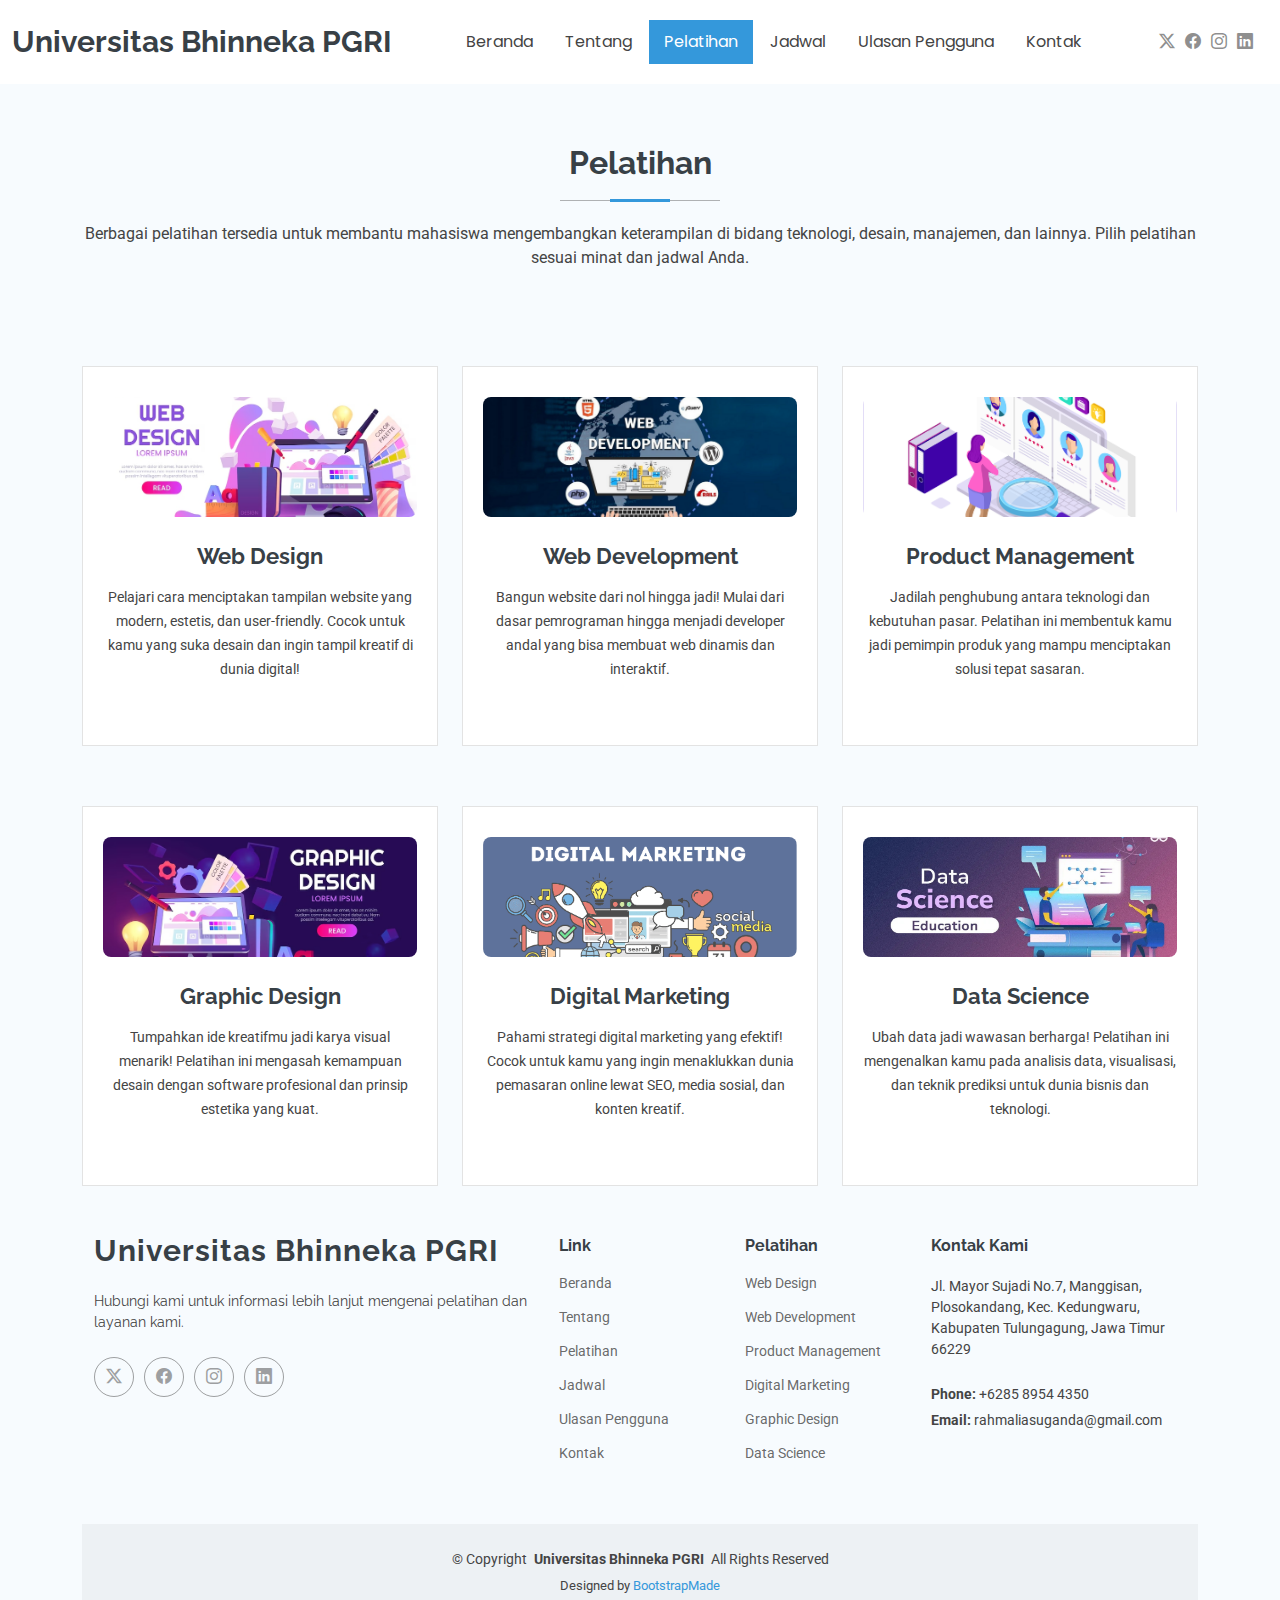
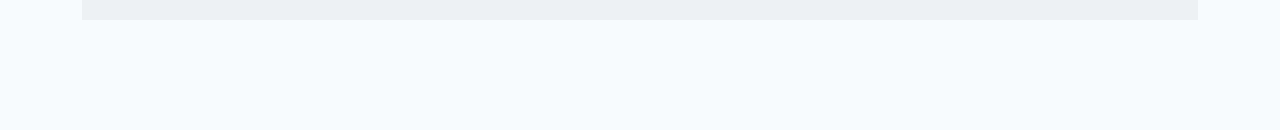
<file: services.html>
<!DOCTYPE html>
<html lang="en">

<head>
  <meta charset="utf-8">
  <meta content="width=device-width, initial-scale=1.0" name="viewport">
  <title>Pelatihan Keterampilan Mahasiswa</title>
  <meta name="description" content="">
  <meta name="keywords" content="">

  <!-- Favicons -->
  <!-- <link href="assets/img/favicon.png" rel="icon">
  <link href="assets/img/apple-touch-icon.png" rel="apple-touch-icon"> -->

  <!-- Fonts -->
  <link href="https://fonts.googleapis.com" rel="preconnect">
  <link href="https://fonts.gstatic.com" rel="preconnect" crossorigin>
  <link href="https://fonts.googleapis.com/css2?family=Roboto:ital,wght@0,100;0,300;0,400;0,500;0,700;0,900;1,100;1,300;1,400;1,500;1,700;1,900&family=Poppins:ital,wght@0,100;0,200;0,300;0,400;0,500;0,600;0,700;0,800;0,900;1,100;1,200;1,300;1,400;1,500;1,600;1,700;1,800;1,900&family=Raleway:ital,wght@0,100;0,200;0,300;0,400;0,500;0,600;0,700;0,800;0,900;1,100;1,200;1,300;1,400;1,500;1,600;1,700;1,800;1,900&display=swap" rel="stylesheet">

  <!-- Vendor CSS Files -->
  <link href="assets/vendor/bootstrap/css/bootstrap.min.css" rel="stylesheet">
  <link href="assets/vendor/bootstrap-icons/bootstrap-icons.css" rel="stylesheet">
  <link href="assets/vendor/aos/aos.css" rel="stylesheet">
  <link href="assets/vendor/glightbox/css/glightbox.min.css" rel="stylesheet">
  <link href="assets/vendor/swiper/swiper-bundle.min.css" rel="stylesheet">

  <!-- Main CSS File -->
  <link href="assets/css/main.css" rel="stylesheet">

  <!-- =======================================================
  * Template Name: Lumia
  * Template URL: https://bootstrapmade.com/lumia-bootstrap-business-template/
  * Updated: Aug 07 2024 with Bootstrap v5.3.3
  * Author: BootstrapMade.com
  * License: https://bootstrapmade.com/license/
  ======================================================== -->
</head>

<body class="index-page">

  <header id="header" class="header d-flex align-items-center sticky-top">
    <div class="container-fluid position-relative d-flex align-items-center justify-content-between">

      <a href="index.html" class="logo d-flex align-items-center me-auto me-xl-0">
        <!-- Uncomment the line below if you also wish to use an image logo -->
        <!-- <img src="assets/img/logo.png" alt=""> -->
        <h1 class="sitename">Universitas Bhinneka PGRI</h1>
      </a>

      <nav id="navmenu" class="navmenu">
        <ul>
          <li><a href="index.html" >Beranda</a></li>
          <li><a href="about.html">Tentang</a></li>
          <li><a href="services.html" class="active">Pelatihan</a></li>
          <li><a href="schedule.html">Jadwal</a></li>
          <li><a href="testimonials.html">Ulasan Pengguna</a></li>
          <li><a href="contact.html">Kontak</a></li>
        </ul>
        <i class="mobile-nav-toggle d-xl-none bi bi-list"></i>
      </nav>

      <div class="header-social-links">
        <a href="#" class="twitter"><i class="bi bi-twitter-x"></i></a>
        <a href="#" class="facebook"><i class="bi bi-facebook"></i></a>
        <a href="#" class="instagram"><i class="bi bi-instagram"></i></a>
        <a href="#" class="linkedin"><i class="bi bi-linkedin"></i></a>
      </div>

    </div>
  </header>
<!-- Services Section -->
    <section id="services" class="services section light-background">

      <!-- Section Title -->
      <div class="container section-title" data-aos="fade-up">
        <h2>Pelatihan</h2>
        <p>Berbagai pelatihan tersedia untuk membantu mahasiswa mengembangkan keterampilan di bidang teknologi, desain, manajemen, dan lainnya. Pilih pelatihan sesuai minat dan jadwal Anda.</p>
      </div><!-- End Section Title -->

      <div class="container">

        <div class="row gy-4">

         <!-- Web Design -->
<div class="col-lg-4 col-md-6" data-aos="fade-up" data-aos-delay="100">
  <div class="service-item position-relative">
    <img src="assets/img/webdesign.jpg" alt="Web Design" class="img-fluid mb-3" style="border-radius: 8px;">
    <a href="service-details.html" class="stretched-link">
      <h3>Web Design</h3>
    </a>
    <p>Pelajari cara menciptakan tampilan website yang modern, estetis, dan user-friendly. Cocok untuk kamu yang suka desain dan ingin tampil kreatif di dunia digital!</p>
  </div>
</div>

<!-- Web Development -->
<div class="col-lg-4 col-md-6" data-aos="fade-up" data-aos-delay="200">
  <div class="service-item position-relative">
    <img src="assets/img/webdev.png" alt="Web Development" class="img-fluid mb-3" style="border-radius: 8px;">
    <a href="service-details1.html" class="stretched-link">
      <h3>Web Development</h3>
    </a>
    <p>Bangun website dari nol hingga jadi! Mulai dari dasar pemrograman hingga menjadi developer andal yang bisa membuat web dinamis dan interaktif.</p>
  </div>
</div>

<!-- Product Management -->
<div class="col-lg-4 col-md-6" data-aos="fade-up" data-aos-delay="300">
  <div class="service-item position-relative">
    <img src="assets/img/product.png" alt="Product Management" class="img-fluid mb-3" style="border-radius: 8px;">
    <a href="service-details2.html" class="stretched-link">
      <h3>Product Management</h3>
    </a>
    <p>Jadilah penghubung antara teknologi dan kebutuhan pasar. Pelatihan ini membentuk kamu jadi pemimpin produk yang mampu menciptakan solusi tepat sasaran.</p>
  </div>
</div>

<!-- Graphic Design -->
<div class="col-lg-4 col-md-6" data-aos="fade-up" data-aos-delay="400">
  <div class="service-item position-relative">
    <img src="assets/img/grapic.jpg" alt="Graphic Design" class="img-fluid mb-3" style="border-radius: 8px;">
    <a href="service-details3.html" class="stretched-link">
      <h3>Graphic Design</h3>
    </a>
    <p>Tumpahkan ide kreatifmu jadi karya visual menarik! Pelatihan ini mengasah kemampuan desain dengan software profesional dan prinsip estetika yang kuat.</p>
  </div>
</div>

<!-- Marketing -->
<div class="col-lg-4 col-md-6" data-aos="fade-up" data-aos-delay="500">
  <div class="service-item position-relative">
    <img src="assets/img/digital.png" alt="Marketing" class="img-fluid mb-3" style="border-radius: 8px;">
    <a href="service-details4.html" class="stretched-link">
      <h3>Digital Marketing</h3>
    </a>
    <p>Pahami strategi digital marketing yang efektif! Cocok untuk kamu yang ingin menaklukkan dunia pemasaran online lewat SEO, media sosial, dan konten kreatif.</p>
  </div>
</div>

<!-- Data Science -->
<div class="col-lg-4 col-md-6" data-aos="fade-up" data-aos-delay="600">
  <div class="service-item position-relative">
    <img src="assets/img/data.jpg" alt="Data Science" class="img-fluid mb-3" style="border-radius: 8px;">
    <a href="service-details5.html" class="stretched-link">
      <h3>Data Science</h3>
    </a>
    <p>Ubah data jadi wawasan berharga! Pelatihan ini mengenalkan kamu pada analisis data, visualisasi, dan teknik prediksi untuk dunia bisnis dan teknologi.</p>
  </div>
</div>     
        </div>
        <!-- End Service Item -->
           

<footer id="footer" class="footer light-background">

    <div class="container footer-top">
      <div class="row gy-4">
        <div class="col-lg-5 col-md-12 footer-about">
          <a href="index.html" class="logo d-flex align-items-center">
            <span class="sitename">Universitas Bhinneka PGRI</span>
          </a>
          <p>Hubungi kami untuk informasi lebih lanjut mengenai pelatihan dan layanan kami.</p>
          <div class="social-links d-flex mt-4">
            <a href=""><i class="bi bi-twitter-x"></i></a>
            <a href=""><i class="bi bi-facebook"></i></a>
            <a href=""><i class="bi bi-instagram"></i></a>
            <a href=""><i class="bi bi-linkedin"></i></a>
          </div>
        </div>

        <div class="col-lg-2 col-6 footer-links">
          <h4>Link</h4>
          <ul>
            <li><a href="index.html">Beranda</a></li>
            <li><a href="about.html">Tentang</a></li>
            <li><a href="services.html">Pelatihan</a></li>
            <li><a href="schedule.html">Jadwal</a></li>
            <li><a href="testimonials.html">Ulasan Pengguna</a></li>
            <li><a href="contact.html">Kontak</a></li>
          </ul>
        </div>

        <div class="col-lg-2 col-6 footer-links">
          <h4>Pelatihan</h4>
          <ul>
            <li><a href="service-details.html">Web Design</a></li>
            <li><a href="service-details1.html">Web Development</a></li>
            <li><a href="service-details2.html">Product Management</a></li>
            <li><a href="service-details3.html">Digital Marketing</a></li>
            <li><a href="service-details4.html">Graphic Design</a></li>
            <li><a href="service-details5.html"> Data Science</a></li>
          </ul>
        </div>

        <div class="col-lg-3 col-md-12 footer-contact text-center text-md-start">
          <h4>Kontak Kami</h4>
          <p>Jl. Mayor Sujadi No.7, Manggisan, Plosokandang, Kec. Kedungwaru, Kabupaten Tulungagung, Jawa Timur 66229</p>
          <p class="mt-4"><strong>Phone:</strong> <span>+6285 8954 4350</span></p>
          <p><strong>Email:</strong> <span>rahmaliasuganda@gmail.com</span></p>
        </div>

      </div>
    </div>

    <div class="container copyright text-center mt-4">
      <p>© <span>Copyright</span> <strong class="px-1 sitename">Universitas Bhinneka PGRI</strong> <span>All Rights Reserved</span></p>
      <div class="credits">
        <!-- All the links in the footer should remain intact. -->
        <!-- You can delete the links only if you've purchased the pro version. -->
        <!-- Licensing information: https://bootstrapmade.com/license/ -->
        <!-- Purchase the pro version with working PHP/AJAX contact form: [buy-url] -->
        Designed by <a href="https://bootstrapmade.com/">BootstrapMade</a>
      </div>
    </div>

  </footer>

  <!-- Scroll Top -->
  <a href="#" id="scroll-top" class="scroll-top d-flex align-items-center justify-content-center"><i class="bi bi-arrow-up-short"></i></a>

  <!-- Preloader -->
  <div id="preloader"></div>

  <!-- Vendor JS Files -->
  <script src="assets/vendor/bootstrap/js/bootstrap.bundle.min.js"></script>
  <script src="assets/vendor/php-email-form/validate.js"></script>
  <script src="assets/vendor/aos/aos.js"></script>
  <script src="assets/vendor/waypoints/noframework.waypoints.js"></script>
  <script src="assets/vendor/purecounter/purecounter_vanilla.js"></script>
  <script src="assets/vendor/glightbox/js/glightbox.min.js"></script>
  <script src="assets/vendor/imagesloaded/imagesloaded.pkgd.min.js"></script>
  <script src="assets/vendor/isotope-layout/isotope.pkgd.min.js"></script>
  <script src="assets/vendor/swiper/swiper-bundle.min.js"></script>

  <!-- Main JS File -->
  <script src="assets/js/main.js"></script>

</body>

</html>
</file>
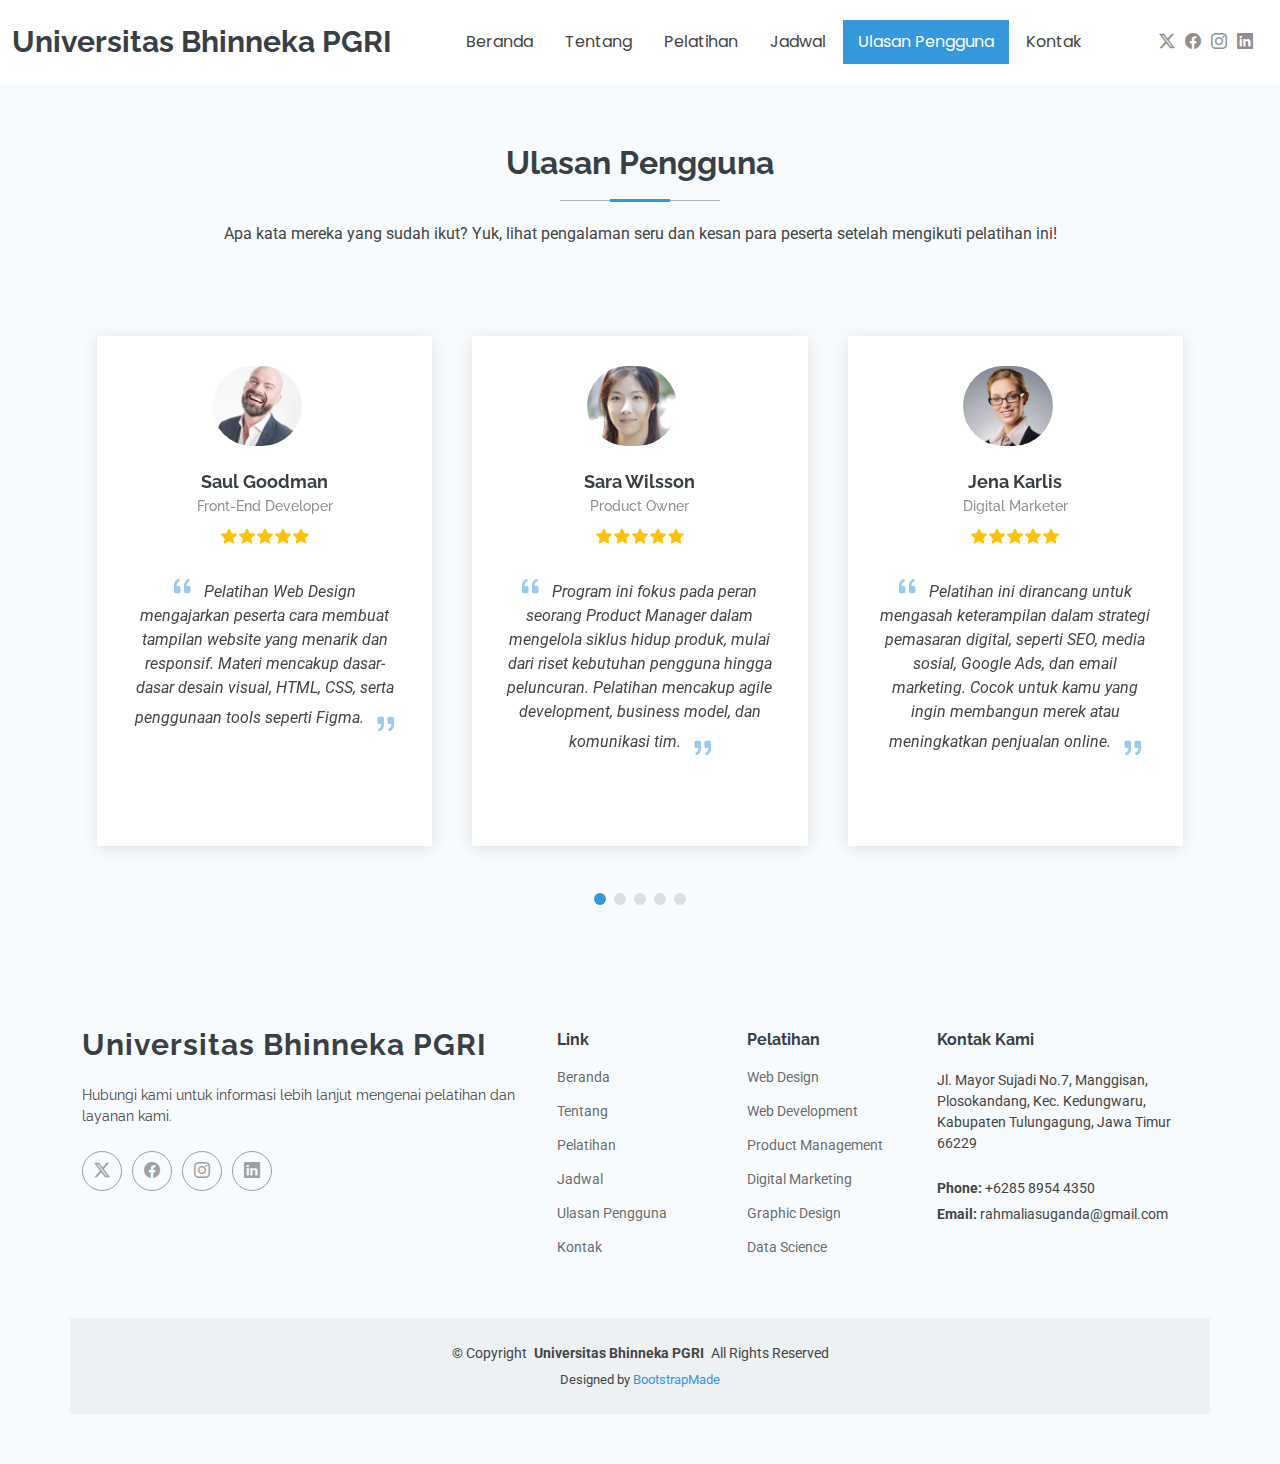
<file: testimonials.html>
<!DOCTYPE html>
<html lang="en">

<head>
  <meta charset="utf-8">
  <meta content="width=device-width, initial-scale=1.0" name="viewport">
  <title>Pelatihan Keterampilan Mahasiswa</title>
  <meta name="description" content="">
  <meta name="keywords" content="">

  <!-- Favicons -->
  <!-- <link href="assets/img/favicon.png" rel="icon">
  <link href="assets/img/apple-touch-icon.png" rel="apple-touch-icon"> -->

  <!-- Fonts -->
  <link href="https://fonts.googleapis.com" rel="preconnect">
  <link href="https://fonts.gstatic.com" rel="preconnect" crossorigin>
  <link href="https://fonts.googleapis.com/css2?family=Roboto:ital,wght@0,100;0,300;0,400;0,500;0,700;0,900;1,100;1,300;1,400;1,500;1,700;1,900&family=Poppins:ital,wght@0,100;0,200;0,300;0,400;0,500;0,600;0,700;0,800;0,900;1,100;1,200;1,300;1,400;1,500;1,600;1,700;1,800;1,900&family=Raleway:ital,wght@0,100;0,200;0,300;0,400;0,500;0,600;0,700;0,800;0,900;1,100;1,200;1,300;1,400;1,500;1,600;1,700;1,800;1,900&display=swap" rel="stylesheet">

  <!-- Vendor CSS Files -->
  <link href="assets/vendor/bootstrap/css/bootstrap.min.css" rel="stylesheet">
  <link href="assets/vendor/bootstrap-icons/bootstrap-icons.css" rel="stylesheet">
  <link href="assets/vendor/aos/aos.css" rel="stylesheet">
  <link href="assets/vendor/glightbox/css/glightbox.min.css" rel="stylesheet">
  <link href="assets/vendor/swiper/swiper-bundle.min.css" rel="stylesheet">

  <!-- Main CSS File -->
  <link href="assets/css/main.css" rel="stylesheet">

  <!-- =======================================================
  * Template Name: Lumia
  * Template URL: https://bootstrapmade.com/lumia-bootstrap-business-template/
  * Updated: Aug 07 2024 with Bootstrap v5.3.3
  * Author: BootstrapMade.com
  * License: https://bootstrapmade.com/license/
  ======================================================== -->
</head>

<body class="index-page">

  <header id="header" class="header d-flex align-items-center sticky-top">
    <div class="container-fluid position-relative d-flex align-items-center justify-content-between">

      <a href="index.html" class="logo d-flex align-items-center me-auto me-xl-0">
        <!-- Uncomment the line below if you also wish to use an image logo -->
        <!-- <img src="assets/img/logo.png" alt=""> -->
        <h1 class="sitename">Universitas Bhinneka PGRI</h1>
      </a>

      <nav id="navmenu" class="navmenu">
        <ul>
          <li><a href="index.html">Beranda</a></li>
          <li><a href="about.html">Tentang</a></li>
          <li><a href="services.html">Pelatihan</a></li>
          <li><a href="schedule.html">Jadwal</a></li>
          <li><a href="testimonials.html" class="active">Ulasan Pengguna</a></li>
          <li><a href="contact.html">Kontak</a></li>
        </ul>
        <i class="mobile-nav-toggle d-xl-none bi bi-list"></i>
      </nav>

      <div class="header-social-links">
        <a href="#" class="twitter"><i class="bi bi-twitter-x"></i></a>
        <a href="#" class="facebook"><i class="bi bi-facebook"></i></a>
        <a href="#" class="instagram"><i class="bi bi-instagram"></i></a>
        <a href="#" class="linkedin"><i class="bi bi-linkedin"></i></a>
      </div>

    </div>
  </header>
 <!-- Testimonials Section -->
    <section id="testimonials" class="testimonials section light-background">

      <!-- Section Title -->
      <div class="container section-title" data-aos="fade-up">
        <h2>Ulasan Pengguna</h2>
        <p>Apa kata mereka yang sudah ikut? Yuk, lihat pengalaman seru dan kesan para peserta setelah mengikuti pelatihan ini!</p>
      </div><!-- End Section Title -->

      <div class="container" data-aos="fade-up" data-aos-delay="100">

        <div class="swiper init-swiper">
          <script type="application/json" class="swiper-config">
            {
              "loop": true,
              "speed": 600,
              "autoplay": {
                "delay": 5000
              },
              "slidesPerView": "auto",
              "pagination": {
                "el": ".swiper-pagination",
                "type": "bullets",
                "clickable": true
              },
              "breakpoints": {
                "320": {
                  "slidesPerView": 1,
                  "spaceBetween": 40
                },
                "1200": {
                  "slidesPerView": 3,
                  "spaceBetween": 10
                }
              }
            }
          </script>
          <div class="swiper-wrapper">

            <div class="swiper-slide">
              <div class="testimonial-item">
                <img src="assets/img/testimonials/testimonials-1.jpg" class="testimonial-img" alt="">
                <h3>Saul Goodman</h3>
                <h4>Front-End Developer</h4>
                <div class="stars">
                  <i class="bi bi-star-fill"></i><i class="bi bi-star-fill"></i><i class="bi bi-star-fill"></i><i class="bi bi-star-fill"></i><i class="bi bi-star-fill"></i>
                </div>
                <p>
                  <i class="bi bi-quote quote-icon-left"></i>
                  <span>Pelatihan Web Design mengajarkan peserta cara membuat tampilan website yang menarik dan responsif. Materi mencakup dasar-dasar desain visual, HTML, CSS, serta penggunaan tools seperti Figma.</span>
                  <i class="bi bi-quote quote-icon-right"></i>
                </p>
              </div>
            </div><!-- End testimonial item -->

            <div class="swiper-slide">
              <div class="testimonial-item">
                <img src="assets/img/testimonials/testimonials-2.jpg" class="testimonial-img" alt="">
                <h3>Sara Wilsson</h3>
                <h4>Product Owner</h4>
                <div class="stars">
                  <i class="bi bi-star-fill"></i><i class="bi bi-star-fill"></i><i class="bi bi-star-fill"></i><i class="bi bi-star-fill"></i><i class="bi bi-star-fill"></i>
                </div>
                <p>
                  <i class="bi bi-quote quote-icon-left"></i>
                  <span>Program ini fokus pada peran seorang Product Manager dalam mengelola siklus hidup produk, mulai dari riset kebutuhan pengguna hingga peluncuran. Pelatihan mencakup agile development, business model, dan komunikasi tim.</span>
                  <i class="bi bi-quote quote-icon-right"></i>
                </p>
              </div>
            </div><!-- End testimonial item -->

            <div class="swiper-slide">
              <div class="testimonial-item">
                <img src="assets/img/testimonials/testimonials-3.jpg" class="testimonial-img" alt="">
                <h3>Jena Karlis</h3>
                <h4>Digital Marketer</h4>
                <div class="stars">
                  <i class="bi bi-star-fill"></i><i class="bi bi-star-fill"></i><i class="bi bi-star-fill"></i><i class="bi bi-star-fill"></i><i class="bi bi-star-fill"></i>
                </div>
                <p>
                  <i class="bi bi-quote quote-icon-left"></i>
                  <span>Pelatihan ini dirancang untuk mengasah keterampilan dalam strategi pemasaran digital, seperti SEO, media sosial, Google Ads, dan email marketing. Cocok untuk kamu yang ingin membangun merek atau meningkatkan penjualan online.</span>
                  <i class="bi bi-quote quote-icon-right"></i>
                </p>
              </div>
            </div><!-- End testimonial item -->

            <div class="swiper-slide">
              <div class="testimonial-item">
                <img src="assets/img/testimonials/testimonials-4.jpg" class="testimonial-img" alt="">
                <h3>Matt Brandon</h3>
                <h4>Graphic Designer</h4>
                <div class="stars">
                  <i class="bi bi-star-fill"></i><i class="bi bi-star-fill"></i><i class="bi bi-star-fill"></i><i class="bi bi-star-fill"></i><i class="bi bi-star-fill"></i>
                </div>
                <p>
                  <i class="bi bi-quote quote-icon-left"></i>
                  <span>Saya belajar tentang elemen desain visual, tipografi, warna, serta penggunaan software seperti Adobe Photoshop dan Illustrator untuk membuat materi visual berkualitas tinggi.</span>
                  <i class="bi bi-quote quote-icon-right"></i>
                </p>
              </div>
            </div><!-- End testimonial item -->

            <div class="swiper-slide">
              <div class="testimonial-item">
                <img src="assets/img/testimonials/testimonials-5.jpg" class="testimonial-img" alt="">
                <h3>John Larson</h3>
                <h4>Machine Learning Engineer</h4>
                <div class="stars">
                  <i class="bi bi-star-fill"></i><i class="bi bi-star-fill"></i><i class="bi bi-star-fill"></i><i class="bi bi-star-fill"></i><i class="bi bi-star-fill"></i>
                </div>
                <p>
                  <i class="bi bi-quote quote-icon-left"></i>
                  <span>Pelatihan ini mengajarkan saya cara mengolah dan menganalisis data menggunakan Python, SQL, dan tools seperti Pandas dan Tableau. Cocok bagi yang ingin memahami tren data dan membuat keputusan berbasis data.</span>
                  <i class="bi bi-quote quote-icon-right"></i>
                </p>
              </div>
            </div><!-- End testimonial item -->

          </div>
          <div class="swiper-pagination"></div>
        </div>

      </div>

    </section><!-- /Testimonials Section -->

   <footer id="footer" class="footer light-background">

    <div class="container footer-top">
      <div class="row gy-4">
        <div class="col-lg-5 col-md-12 footer-about">
          <a href="index.html" class="logo d-flex align-items-center">
            <span class="sitename">Universitas Bhinneka PGRI</span>
          </a>
          <p>Hubungi kami untuk informasi lebih lanjut mengenai pelatihan dan layanan kami.</p>
          <div class="social-links d-flex mt-4">
            <a href=""><i class="bi bi-twitter-x"></i></a>
            <a href=""><i class="bi bi-facebook"></i></a>
            <a href=""><i class="bi bi-instagram"></i></a>
            <a href=""><i class="bi bi-linkedin"></i></a>
          </div>
        </div>

        <div class="col-lg-2 col-6 footer-links">
          <h4>Link</h4>
          <ul>
            <li><a href="index.html">Beranda</a></li>
            <li><a href="about.html">Tentang</a></li>
            <li><a href="services.html">Pelatihan</a></li>
            <li><a href="schedule.html">Jadwal</a></li>
            <li><a href="testimonials.html">Ulasan Pengguna</a></li>
            <li><a href="contact.html">Kontak</a></li>
          </ul>
        </div>

        <div class="col-lg-2 col-6 footer-links">
          <h4>Pelatihan</h4>
          <ul>
            <li><a href="service-details.html">Web Design</a></li>
            <li><a href="service-details1.html">Web Development</a></li>
            <li><a href="service-details2.html">Product Management</a></li>
            <li><a href="service-details3.html">Digital Marketing</a></li>
            <li><a href="service-details4.html">Graphic Design</a></li>
            <li><a href="service-details5.html"> Data Science</a></li>
          </ul>
        </div>

        <div class="col-lg-3 col-md-12 footer-contact text-center text-md-start">
          <h4>Kontak Kami</h4>
          <p>Jl. Mayor Sujadi No.7, Manggisan, Plosokandang, Kec. Kedungwaru, Kabupaten Tulungagung, Jawa Timur 66229</p>
          <p class="mt-4"><strong>Phone:</strong> <span>+6285 8954 4350</span></p>
          <p><strong>Email:</strong> <span>rahmaliasuganda@gmail.com</span></p>
        </div>

      </div>
    </div>

    <div class="container copyright text-center mt-4">
      <p>© <span>Copyright</span> <strong class="px-1 sitename">Universitas Bhinneka PGRI</strong> <span>All Rights Reserved</span></p>
      <div class="credits">
        <!-- All the links in the footer should remain intact. -->
        <!-- You can delete the links only if you've purchased the pro version. -->
        <!-- Licensing information: https://bootstrapmade.com/license/ -->
        <!-- Purchase the pro version with working PHP/AJAX contact form: [buy-url] -->
        Designed by <a href="https://bootstrapmade.com/">BootstrapMade</a>
      </div>
    </div>

  </footer>


  <script>
    function sendWhatsAppMessage(event) {
      event.preventDefault();
    
      const name = document.getElementById('name').value;
      const email = document.getElementById('email').value;
      const subject = document.getElementById('subject').value;
      const message = document.getElementById('message').value;
    
      const whatsappNumber = "6285895444350"; // Ganti dengan nomor WhatsApp tujuan (tanpa +)
      const fullMessage = `Halo, saya ingin mengirim pesan:\n\nNama: ${name}\nEmail: ${email}\nSubjek: ${subject}\nPesan: ${message}`;
      const whatsappURL = `https://wa.me/${whatsappNumber}?text=${encodeURIComponent(fullMessage)}`;
    
      window.open(whatsappURL, '_blank');
    }
    </script>    

  <!-- Scroll Top -->
  <a href="#" id="scroll-top" class="scroll-top d-flex align-items-center justify-content-center"><i class="bi bi-arrow-up-short"></i></a>

  <!-- Preloader -->
  <div id="preloader"></div>

  <!-- Vendor JS Files -->
  <script src="assets/vendor/bootstrap/js/bootstrap.bundle.min.js"></script>
  <script src="assets/vendor/php-email-form/validate.js"></script>
  <script src="assets/vendor/aos/aos.js"></script>
  <script src="assets/vendor/waypoints/noframework.waypoints.js"></script>
  <script src="assets/vendor/purecounter/purecounter_vanilla.js"></script>
  <script src="assets/vendor/glightbox/js/glightbox.min.js"></script>
  <script src="assets/vendor/imagesloaded/imagesloaded.pkgd.min.js"></script>
  <script src="assets/vendor/isotope-layout/isotope.pkgd.min.js"></script>
  <script src="assets/vendor/swiper/swiper-bundle.min.js"></script>

  <!-- Main JS File -->
  <script src="assets/js/main.js"></script>

</body>

</html>
</file>
<file: assets/css/main.css>
/**
* Template Name: Lumia
* Template URL: https://bootstrapmade.com/lumia-bootstrap-business-template/
* Updated: Aug 07 2024 with Bootstrap v5.3.3
* Author: BootstrapMade.com
* License: https://bootstrapmade.com/license/
*/

/*--------------------------------------------------------------
# Font & Color Variables
# Help: https://bootstrapmade.com/color-system/
--------------------------------------------------------------*/
/* Fonts */
:root {
  --default-font: "Roboto",  system-ui, -apple-system, "Segoe UI", Roboto, "Helvetica Neue", Arial, "Noto Sans", "Liberation Sans", sans-serif, "Apple Color Emoji", "Segoe UI Emoji", "Segoe UI Symbol", "Noto Color Emoji";
  --heading-font: "Raleway",  sans-serif;
  --nav-font: "Poppins",  sans-serif;
}

/* Global Colors - The following color variables are used throughout the website. Updating them here will change the color scheme of the entire website */
:root { 
  --background-color: #ffffff; /* Background color for the entire website, including individual sections */
  --default-color: #444444; /* Default color used for the majority of the text content across the entire website */
  --heading-color: #384046; /* Color for headings, subheadings and title throughout the website */
  --accent-color: #3498db; /* Accent color that represents your brand on the website. It's used for buttons, links, and other elements that need to stand out */
  --surface-color: #ffffff; /* The surface color is used as a background of boxed elements within sections, such as cards, icon boxes, or other elements that require a visual separation from the global background. */
  --contrast-color: #ffffff; /* Contrast color for text, ensuring readability against backgrounds of accent, heading, or default colors. */
}

/* Nav Menu Colors - The following color variables are used specifically for the navigation menu. They are separate from the global colors to allow for more customization options */
:root {
  --nav-color: #444444;  /* The default color of the main navmenu links */
  --nav-hover-color: #3498db; /* Applied to main navmenu links when they are hovered over or active */
  --nav-mobile-background-color: #ffffff; /* Used as the background color for mobile navigation menu */
  --nav-dropdown-background-color: #ffffff; /* Used as the background color for dropdown items that appear when hovering over primary navigation items */
  --nav-dropdown-color: #444444; /* Used for navigation links of the dropdown items in the navigation menu. */
  --nav-dropdown-hover-color: #3498db; /* Similar to --nav-hover-color, this color is applied to dropdown navigation links when they are hovered over. */
}

/* Color Presets - These classes override global colors when applied to any section or element, providing reuse of the sam color scheme. */

.light-background {
  --background-color: #f7fbfe;
  --surface-color: #ffffff;
}

.dark-background {
  --background-color: #1d222d;
  --default-color: #ffffff;
  --heading-color: #ffffff;
  --surface-color: #31394c;
  --contrast-color: #ffffff;
}

/* Smooth scroll */
:root {
  scroll-behavior: smooth;
}

/*--------------------------------------------------------------
# General Styling & Shared Classes
--------------------------------------------------------------*/
body {
  color: var(--default-color);
  background-color: var(--background-color);
  font-family: var(--default-font);
}

a {
  color: var(--accent-color);
  text-decoration: none;
  transition: 0.3s;
}

a:hover {
  color: color-mix(in srgb, var(--accent-color), transparent 25%);
  text-decoration: none;
}

h1,
h2,
h3,
h4,
h5,
h6 {
  color: var(--heading-color);
  font-family: var(--heading-font);
}

/* PHP Email Form Messages
------------------------------*/
.php-email-form .error-message {
  display: none;
  background: #df1529;
  color: #ffffff;
  text-align: left;
  padding: 15px;
  margin-bottom: 24px;
  font-weight: 600;
}

.php-email-form .sent-message {
  display: none;
  color: #ffffff;
  background: #059652;
  text-align: center;
  padding: 15px;
  margin-bottom: 24px;
  font-weight: 600;
}

.php-email-form .loading {
  display: none;
  background: var(--surface-color);
  text-align: center;
  padding: 15px;
  margin-bottom: 24px;
}

.php-email-form .loading:before {
  content: "";
  display: inline-block;
  border-radius: 50%;
  width: 24px;
  height: 24px;
  margin: 0 10px -6px 0;
  border: 3px solid var(--accent-color);
  border-top-color: var(--surface-color);
  animation: php-email-form-loading 1s linear infinite;
}

@keyframes php-email-form-loading {
  0% {
    transform: rotate(0deg);
  }

  100% {
    transform: rotate(360deg);
  }
}

/*--------------------------------------------------------------
# Global Header
--------------------------------------------------------------*/
.header {
  color: var(--default-color);
  background-color: var(--background-color);
  padding: 20px 0;
  transition: all 0.5s;
  z-index: 997;
}

.header .logo {
  line-height: 1;
}

.header .logo img {
  max-height: 36px;
  margin-right: 8px;
}

.header .logo h1 {
  font-size: 30px;
  margin: 0;
  font-weight: 700;
  color: var(--heading-color);
}

.header .header-social-links {
  padding-right: 15px;
}

.header .header-social-links a {
  color: color-mix(in srgb, var(--default-color), transparent 40%);
  padding-left: 6px;
  display: inline-block;
  transition: 0.3s;
  font-size: 16px;
}

.header .header-social-links a:hover {
  color: var(--accent-color);
}

.header .header-social-links a i {
  line-height: 0px;
}

@media (max-width: 1200px) {
  .header .logo {
    order: 1;
  }

  .header .header-social-links {
    order: 2;
  }

  .header .navmenu {
    order: 3;
  }
}

.scrolled .header {
  box-shadow: 0px 0 18px rgba(0, 0, 0, 0.1);
}

/*--------------------------------------------------------------
# Navigation Menu
--------------------------------------------------------------*/
/* Desktop Navigation */
@media (min-width: 1200px) {
  .navmenu {
    padding: 0;
  }

  .navmenu ul {
    margin: 0;
    padding: 0;
    display: flex;
    list-style: none;
    align-items: center;
  }

  .navmenu li {
    position: relative;
  }

  .navmenu a,
  .navmenu a:focus {
    color: var(--nav-color);
    padding: 10px 15px;
    margin-left: 2px;
    font-size: 16px;
    font-family: var(--nav-font);
    font-weight: 400;
    display: flex;
    align-items: center;
    justify-content: space-between;
    white-space: nowrap;
    transition: 0.3s;
  }

  .navmenu a i,
  .navmenu a:focus i {
    font-size: 12px;
    line-height: 0;
    margin-left: 5px;
    transition: 0.3s;
  }

  .navmenu li:hover>a,
  .navmenu .active,
  .navmenu .active:focus {
    color: var(--contrast-color);
    background-color: var(--nav-hover-color);
  }

  .navmenu .dropdown ul {
    margin: 0;
    padding: 0;
    background: var(--nav-dropdown-background-color);
    display: block;
    position: absolute;
    visibility: hidden;
    left: 2px;
    top: 130%;
    opacity: 0;
    transition: 0.3s;
    z-index: 99;
    box-shadow: 0px 0px 30px rgba(0, 0, 0, 0.1);
  }

  .navmenu .dropdown ul li {
    min-width: 200px;
  }

  .navmenu .dropdown ul a {
    padding: 10px 20px;
    margin: 0;
    font-size: 15px;
    text-transform: none;
    color: var(--nav-dropdown-color);
  }

  .navmenu .dropdown ul a i {
    font-size: 12px;
  }

  .navmenu .dropdown ul a:hover,
  .navmenu .dropdown ul .active:hover,
  .navmenu .dropdown ul li:hover>a {
    color: var(--contrast-color);
    background-color: var(--nav-hover-color);
  }

  .navmenu .dropdown:hover>ul {
    opacity: 1;
    top: 100%;
    visibility: visible;
  }

  .navmenu .dropdown .dropdown ul {
    top: 0;
    left: -90%;
    visibility: hidden;
  }

  .navmenu .dropdown .dropdown:hover>ul {
    opacity: 1;
    top: 0;
    left: -100%;
    visibility: visible;
  }
}

/* Mobile Navigation */
@media (max-width: 1199px) {
  .mobile-nav-toggle {
    color: var(--nav-color);
    font-size: 28px;
    line-height: 0;
    margin-right: 10px;
    cursor: pointer;
    transition: color 0.3s;
  }

  .navmenu {
    padding: 0;
    z-index: 9997;
  }

  .navmenu ul {
    display: none;
    list-style: none;
    position: absolute;
    inset: 60px 20px 20px 20px;
    padding: 10px 0;
    margin: 0;
    border-radius: 6px;
    background-color: var(--nav-mobile-background-color);
    overflow-y: auto;
    transition: 0.3s;
    z-index: 9998;
    box-shadow: 0px 0px 30px rgba(0, 0, 0, 0.1);
  }

  .navmenu a,
  .navmenu a:focus {
    color: var(--nav-dropdown-color);
    padding: 10px 20px;
    font-family: var(--nav-font);
    font-size: 17px;
    font-weight: 500;
    display: flex;
    align-items: center;
    justify-content: space-between;
    white-space: nowrap;
    transition: 0.3s;
  }

  .navmenu a i,
  .navmenu a:focus i {
    font-size: 12px;
    line-height: 0;
    margin-left: 5px;
    width: 30px;
    height: 30px;
    display: flex;
    align-items: center;
    justify-content: center;
    border-radius: 50%;
    transition: 0.3s;
    background-color: color-mix(in srgb, var(--accent-color), transparent 90%);
  }

  .navmenu a i:hover,
  .navmenu a:focus i:hover {
    background-color: var(--accent-color);
    color: var(--contrast-color);
  }

  .navmenu a:hover,
  .navmenu .active,
  .navmenu .active:focus {
    color: var(--nav-dropdown-hover-color);
  }

  .navmenu .active i,
  .navmenu .active:focus i {
    background-color: var(--accent-color);
    color: var(--contrast-color);
    transform: rotate(180deg);
  }

  .navmenu .dropdown ul {
    position: static;
    display: none;
    z-index: 99;
    padding: 10px 0;
    margin: 10px 20px;
    background-color: var(--nav-dropdown-background-color);
    border: 1px solid color-mix(in srgb, var(--default-color), transparent 90%);
    box-shadow: none;
    transition: all 0.5s ease-in-out;
  }

  .navmenu .dropdown ul ul {
    background-color: rgba(33, 37, 41, 0.1);
  }

  .navmenu .dropdown>.dropdown-active {
    display: block;
    background-color: rgba(33, 37, 41, 0.03);
  }

  .mobile-nav-active {
    overflow: hidden;
  }

  .mobile-nav-active .mobile-nav-toggle {
    color: #fff;
    position: absolute;
    font-size: 32px;
    top: 15px;
    right: 15px;
    margin-right: 0;
    z-index: 9999;
  }

  .mobile-nav-active .navmenu {
    position: fixed;
    overflow: hidden;
    inset: 0;
    background: rgba(33, 37, 41, 0.8);
    transition: 0.3s;
  }

  .mobile-nav-active .navmenu>ul {
    display: block;
  }
}

/*--------------------------------------------------------------
# Global Footer
--------------------------------------------------------------*/
.footer {
  color: var(--default-color);
  background-color: var(--background-color);
  font-size: 14px;
  padding-bottom: 50px;
  position: relative;
}

.footer .footer-top {
  padding-top: 50px;
}

.footer .footer-about .logo {
  line-height: 1;
  margin-bottom: 25px;
}

.footer .footer-about .logo img {
  max-height: 40px;
  margin-right: 6px;
}

.footer .footer-about .logo span {
  color: var(--heading-color);
  font-size: 30px;
  font-weight: 700;
  letter-spacing: 1px;
  font-family: var(--heading-font);
}

.footer .footer-about p {
  font-size: 14px;
  font-family: var(--heading-font);
}

.footer .social-links a {
  display: flex;
  align-items: center;
  justify-content: center;
  width: 40px;
  height: 40px;
  border-radius: 50%;
  border: 1px solid color-mix(in srgb, var(--default-color), transparent 50%);
  font-size: 16px;
  color: color-mix(in srgb, var(--default-color), transparent 50%);
  margin-right: 10px;
  transition: 0.3s;
}

.footer .social-links a:hover {
  color: var(--accent-color);
  border-color: var(--accent-color);
}

.footer h4 {
  font-size: 16px;
  font-weight: bold;
  position: relative;
  padding-bottom: 12px;
}

.footer .footer-links {
  margin-bottom: 30px;
}

.footer .footer-links ul {
  list-style: none;
  padding: 0;
  margin: 0;
}

.footer .footer-links ul i {
  padding-right: 2px;
  font-size: 12px;
  line-height: 0;
}

.footer .footer-links ul li {
  padding: 10px 0;
  display: flex;
  align-items: center;
}

.footer .footer-links ul li:first-child {
  padding-top: 0;
}

.footer .footer-links ul a {
  color: color-mix(in srgb, var(--default-color), transparent 20%);
  display: inline-block;
  line-height: 1;
}

.footer .footer-links ul a:hover {
  color: var(--accent-color);
}

.footer .footer-contact p {
  margin-bottom: 5px;
}

.footer .copyright {
  padding-top: 25px;
  padding-bottom: 25px;
  background-color: color-mix(in srgb, var(--default-color), transparent 95%);
}

.footer .copyright p {
  margin-bottom: 0;
}

.footer .credits {
  margin-top: 6px;
  font-size: 13px;
}

/*--------------------------------------------------------------
# Preloader
--------------------------------------------------------------*/
#preloader {
  position: fixed;
  inset: 0;
  z-index: 999999;
  overflow: hidden;
  background: var(--background-color);
  transition: all 0.6s ease-out;
}

#preloader:before {
  content: "";
  position: fixed;
  top: calc(50% - 30px);
  left: calc(50% - 30px);
  border: 6px solid #ffffff;
  border-color: var(--accent-color) transparent var(--accent-color) transparent;
  border-radius: 50%;
  width: 60px;
  height: 60px;
  animation: animate-preloader 1.5s linear infinite;
}

@keyframes animate-preloader {
  0% {
    transform: rotate(0deg);
  }

  100% {
    transform: rotate(360deg);
  }
}

/*--------------------------------------------------------------
# Scroll Top Button
--------------------------------------------------------------*/
.scroll-top {
  position: fixed;
  visibility: hidden;
  opacity: 0;
  right: 15px;
  bottom: 15px;
  z-index: 99999;
  background-color: var(--accent-color);
  width: 40px;
  height: 40px;
  border-radius: 4px;
  transition: all 0.4s;
}

.scroll-top i {
  font-size: 24px;
  color: var(--contrast-color);
  line-height: 0;
}

.scroll-top:hover {
  background-color: color-mix(in srgb, var(--accent-color), transparent 20%);
  color: var(--contrast-color);
}

.scroll-top.active {
  visibility: visible;
  opacity: 1;
}

/*--------------------------------------------------------------
# Disable aos animation delay on mobile devices
--------------------------------------------------------------*/
@media screen and (max-width: 768px) {
  [data-aos-delay] {
    transition-delay: 0 !important;
  }
}

/*--------------------------------------------------------------
# Global Page Titles & Breadcrumbs
--------------------------------------------------------------*/
.page-title {
  color: var(--default-color);
  background-color: var(--background-color);
  padding: 25px 0;
  position: relative;
}

.page-title h1 {
  font-size: 24px;
  font-weight: 700;
}

.page-title .breadcrumbs ol {
  display: flex;
  flex-wrap: wrap;
  list-style: none;
  padding: 0;
  margin: 0;
  font-size: 14px;
  font-weight: 400;
}

.page-title .breadcrumbs ol li+li {
  padding-left: 10px;
}

.page-title .breadcrumbs ol li+li::before {
  content: "/";
  display: inline-block;
  padding-right: 10px;
  color: color-mix(in srgb, var(--default-color), transparent 70%);
}

/*--------------------------------------------------------------
# Global Sections
--------------------------------------------------------------*/
section,
.section {
  color: var(--default-color);
  background-color: var(--background-color);
  padding: 60px 0;
  scroll-margin-top: 84px;
  overflow: clip;
}

@media (max-width: 1199px) {

  section,
  .section {
    scroll-margin-top: 76px;
  }
}

/*--------------------------------------------------------------
# Global Section Titles
--------------------------------------------------------------*/
.section-title {
  text-align: center;
  padding-bottom: 60px;
  position: relative;
}

.section-title h2 {
  font-size: 32px;
  font-weight: 700;
  margin-bottom: 20px;
  padding-bottom: 20px;
  position: relative;
}

.section-title h2:before {
  content: "";
  position: absolute;
  display: block;
  width: 160px;
  height: 1px;
  background: color-mix(in srgb, var(--default-color), transparent 60%);
  left: 0;
  right: 0;
  bottom: 1px;
  margin: auto;
}

.section-title h2::after {
  content: "";
  position: absolute;
  display: block;
  width: 60px;
  height: 3px;
  background: var(--accent-color);
  left: 0;
  right: 0;
  bottom: 0;
  margin: auto;
}

.section-title p {
  margin-bottom: 0;
}

/*--------------------------------------------------------------
# Hero Section
--------------------------------------------------------------*/
.hero {
  width: 100%;
  min-height: 60vh;
  position: relative;
  padding: 80px 0;
  display: flex;
  align-items: center;
  justify-content: center;
}

.hero img {
  position: absolute;
  inset: 0;
  display: block;
  width: 100%;
  height: 100%;
  object-fit: cover;
  z-index: 1;
}

.hero:before {
  content: "";
  background: color-mix(in srgb, var(--background-color), transparent 30%);
  position: absolute;
  inset: 0;
  z-index: 2;
}

.hero .container {
  position: relative;
  z-index: 3;
}

.hero h2 {
  margin: 0;
  font-size: 48px;
  font-weight: 700;
}

.hero p {
  margin: 10px 0 0 0;
  font-size: 24px;
  color: var(--heading-color);
}

.hero .btn-get-started {
  background-color: var(--accent-color);
  color: var(--default-color);
  font-weight: 400;
  font-size: 13px;
  letter-spacing: 1px;
  text-transform: uppercase;
  display: inline-block;
  padding: 10px 40px;
  margin: 30px 0 0 0;
  border-radius: 4px;
  transition: 0.5s;
}

.hero .btn-get-started:hover {
  background: color-mix(in srgb, var(--accent-color) 90%, white 15%);
}

@media (max-width: 768px) {
  .hero h2 {
    font-size: 32px;
  }

  .hero p {
    font-size: 18px;
  }
}

/*--------------------------------------------------------------
# What We Do Section
--------------------------------------------------------------*/
.what-we-do .why-box {
  color: var(--contrast-color);
  background: var(--accent-color);
  padding: 30px;
}

.what-we-do .why-box h3 {
  color: var(--contrast-color);
  font-weight: 700;
  font-size: 34px;
  margin-bottom: 30px;
}

.what-we-do .why-box p {
  margin-bottom: 30px;
}

.what-we-do .why-box .more-btn {
  display: inline-block;
  background: color-mix(in srgb, var(--contrast-color), transparent 85%);
  padding: 8px 40px 10px 40px;
  color: var(--contrast-color);
  transition: all ease-in-out 0.4s;
  border-radius: 50px;
}

.what-we-do .why-box .more-btn i {
  font-size: 14px;
}

.what-we-do .why-box .more-btn:hover {
  color: var(--accent-color);
  background: var(--surface-color);
}

.what-we-do .icon-box {
  background-color: var(--surface-color);
  text-align: center;
  padding: 40px 30px;
  width: 100%;
  height: 100%;
  border: 1px solid color-mix(in srgb, var(--default-color), transparent 90%);
}

.what-we-do .icon-box i {
  color: var(--accent-color);
  margin-bottom: 30px;
  font-size: 32px;
  margin-bottom: 30px;
  background: color-mix(in srgb, var(--accent-color), transparent 95%);
  border-radius: 50px;
  display: flex;
  align-items: center;
  justify-content: center;
  width: 72px;
  height: 72px;
  transition: 0.3s;
}

.what-we-do .icon-box h4 {
  font-size: 20px;
  font-weight: 700;
  margin: 0 0 30px 0;
}

.what-we-do .icon-box p {
  font-size: 15px;
  color: color-mix(in srgb, var(--default-color), transparent 30%);
}

.what-we-do .icon-box:hover i {
  color: var(--contrast-color);
  background: var(--accent-color);
}

/*--------------------------------------------------------------
# About Section
--------------------------------------------------------------*/
.about .about-content h3 {
  font-weight: 700;
  font-size: 26px;
}

.about .about-content ul {
  list-style: none;
  padding: 0;
}

.about .about-content ul li {
  display: flex;
  align-items: flex-start;
  margin-bottom: 35px;
}

.about .about-content ul li:first-child {
  margin-top: 35px;
}

.about .about-content ul i {
  display: flex;
  align-items: center;
  justify-content: center;
  flex-shrink: 0;
  width: 64px;
  height: 64px;
  font-size: 32px;
  color: #fff;
  background: var(--accent-color);
  margin-right: 15px;
  line-height: 0;
  border-radius: 5px;
}

.about .about-content ul h4 {
  font-size: 18px;
  font-weight: 600;
}

.about .about-content ul p {
  font-size: 15px;
}

.about .about-content p:last-child {
  margin-bottom: 0;
}

/*--------------------------------------------------------------
# Skills Section
--------------------------------------------------------------*/
.skills .progress {
  height: 60px;
  display: block;
  background: none;
  border-radius: 0;
}

.skills .progress .skill {
  color: var(--heading-color);
  padding: 0;
  margin: 0 0 6px 0;
  text-transform: uppercase;
  display: block;
  font-weight: 600;
  font-family: var(--heading-font);
}

.skills .progress .skill .val {
  float: right;
  font-style: normal;
}

.skills .progress-bar-wrap {
  background: color-mix(in srgb, var(--default-color), transparent 90%);
  height: 10px;
}

.skills .progress-bar {
  width: 1px;
  height: 10px;
  transition: 0.9s;
  background-color: var(--accent-color);
}

/*--------------------------------------------------------------
# Stats Section
--------------------------------------------------------------*/
.stats {
  padding: 10px 0;
}

.stats .stats-item {
  padding: 30px;
  width: 100%;
}

.stats .stats-item span {
  color: var(--heading-color);
  font-size: 48px;
  display: block;
  font-weight: 700;
  margin-bottom: 20px;
  padding-bottom: 20px;
  position: relative;
}

.stats .stats-item span:after {
  content: "";
  position: absolute;
  display: block;
  width: 25px;
  height: 3px;
  background: var(--accent-color);
  left: 0;
  right: 0;
  bottom: 0;
  margin: auto;
}

.stats .stats-item p {
  color: color-mix(in srgb, var(--default-color), transparent 40%);
  padding: 0;
  margin: 0;
  font-family: var(--heading-font);
  font-weight: 500;
}

/*--------------------------------------------------------------
# Services Section
--------------------------------------------------------------*/
.services .service-item {
  background-color: var(--surface-color);
  padding: 30px 20px;
  height: 380px;
  margin-top: 36px;
  transition: all ease-in-out 0.3s;
  position: relative;
  border: 1px solid color-mix(in srgb, var(--default-color), transparent 85%);
  text-align: center;

  display: flex;
  flex-direction: column;
  justify-content: space-between;
  
}

.services .service-item img{
  max-height: 120px;
  object-fit: cover;
  margin-bottom: 15px;
  border-radius: 8px;
}

.services .service-item .icon {
  background: var(--accent-color);
  color: var(--contrast-color);
  margin: 0;
  width: 72px;
  height: 72px;
  border-radius: 50px;
  display: flex;
  align-items: center;
  justify-content: center;
  margin-bottom: 20px;
  font-size: 28px;
  transition: ease-in-out 0.3s;
  position: absolute;
  top: -36px;
  left: calc(50% - 36px);
  border: 6px solid var(--background-color);
}

.services .service-item h3 {
  font-weight: 700;
  margin: 10px 0 15px 0;
  font-size: 22px;
  transition: ease-in-out 0.3s;
}

.services .service-item p {
  line-height: 24px;
  font-size: 14px;
  margin-bottom: 15px;
  flex-grow: 1;
}

.services .service-item:hover {
  background: var(--background-color);
}

.services .service-item:hover h3 {
  color: var(--accent-color);
}

.services .service-item:hover .icon {
  background: var(--surface-color);
  border: 2px solid var(--accent-color);
}

.services .service-item:hover .icon i {
  color: var(--accent-color);
}

/*--------------------------------------------------------------
# Portfolio Section
--------------------------------------------------------------*/
.portfolio .portfolio-filters {
  padding: 0;
  margin: 0 auto 20px auto;
  list-style: none;
  text-align: center;
}

.portfolio .portfolio-filters li {
  cursor: pointer;
  display: inline-block;
  padding: 0;
  font-size: 16px;
  font-weight: 600;
  margin: 0 10px;
  line-height: 1;
  text-transform: uppercase;
  margin-bottom: 5px;
  transition: all 0.3s ease-in-out;
}

.portfolio .portfolio-filters li:hover,
.portfolio .portfolio-filters li.filter-active {
  color: var(--accent-color);
}

.portfolio .portfolio-filters li:first-child {
  margin-left: 0;
}

.portfolio .portfolio-filters li:last-child {
  margin-right: 0;
}

@media (max-width: 575px) {
  .portfolio .portfolio-filters li {
    font-size: 14px;
    margin: 0 5px;
  }
}

.portfolio .portfolio-item {
  position: relative;
}

.portfolio .portfolio-item .portfolio-info {
  background-color: color-mix(in srgb, var(--surface-color), transparent 10%);
  opacity: 0;
  position: absolute;
  left: 30px;
  right: 30px;
  bottom: 0;
  z-index: 3;
  transition: all ease-in-out 0.3s;
  padding: 15px;
}

.portfolio .portfolio-item .portfolio-info h4 {
  font-size: 18px;
  font-weight: 600;
  padding-right: 50px;
}

.portfolio .portfolio-item .portfolio-info p {
  color: color-mix(in srgb, var(--default-color), transparent 30%);
  font-size: 14px;
  margin-bottom: 0;
  padding-right: 50px;
}

.portfolio .portfolio-item .portfolio-info .preview-link,
.portfolio .portfolio-item .portfolio-info .details-link {
  position: absolute;
  right: 50px;
  font-size: 24px;
  top: calc(50% - 14px);
  color: color-mix(in srgb, var(--default-color), transparent 30%);
  transition: 0.3s;
  line-height: 0;
}

.portfolio .portfolio-item .portfolio-info .preview-link:hover,
.portfolio .portfolio-item .portfolio-info .details-link:hover {
  color: var(--accent-color);
}

.portfolio .portfolio-item .portfolio-info .details-link {
  right: 14px;
  font-size: 28px;
}

.portfolio .portfolio-item:hover .portfolio-info {
  opacity: 1;
  bottom: 20px;
}

/*--------------------------------------------------------------
# Testimonials Section
--------------------------------------------------------------*/
.testimonials .testimonial-item {
  background-color: var(--surface-color);
  box-shadow: 0px 2px 15px rgba(0, 0, 0, 0.1);
  box-sizing: content-box;
  padding: 30px;
  margin: 30px 15px;
  position: relative;
  height: 100%;
}

.testimonial-item {
  min-height: 450px; 
  display: flex;
  flex-direction: column;
  align-items: center;
  justify-content: space-between;
  padding: 20px;
  text-align: center;
  box-sizing: border-box;
}

.testimonial-item p {
  flex-grow: 1;
}

.testimonial-img {
  width: 80px;
  height: 80px;
  object-fit: cover;
  border-radius: 50%;
  margin-bottom: 15px;
}

.testimonials .testimonial-item .testimonial-img {
  width: 90px;
  border-radius: 50px;
  margin-right: 15px;
}

.testimonials .testimonial-item h3 {
  font-size: 18px;
  font-weight: bold;
  margin: 10px 0 5px 0;
}

.testimonials .testimonial-item h4 {
  font-size: 14px;
  color: color-mix(in srgb, var(--default-color), transparent 40%);
  margin: 0;
}

.testimonials .testimonial-item .stars {
  margin: 10px 0;
}

.testimonials .testimonial-item .stars i {
  color: #ffc107;
  margin: 0 1px;
}

.testimonials .testimonial-item .quote-icon-left,
.testimonials .testimonial-item .quote-icon-right {
  color: color-mix(in srgb, var(--accent-color), transparent 50%);
  font-size: 26px;
  line-height: 0;
}

.testimonials .testimonial-item .quote-icon-left {
  display: inline-block;
  left: -5px;
  position: relative;
}

.testimonials .testimonial-item .quote-icon-right {
  display: inline-block;
  right: -5px;
  position: relative;
  top: 10px;
  transform: scale(-1, -1);
}

.testimonials .testimonial-item p {
  font-style: italic;
  margin: 15px auto 15px auto;
}

.testimonials .swiper-wrapper {
  height: auto;
}

.testimonials .swiper-pagination {
  margin-top: 20px;
  position: relative;
}

.testimonials .swiper-pagination .swiper-pagination-bullet {
  width: 12px;
  height: 12px;
  background-color: color-mix(in srgb, var(--default-color), transparent 85%);
  opacity: 1;
}

.testimonials .swiper-pagination .swiper-pagination-bullet-active {
  background-color: var(--accent-color);
}

@media (max-width: 767px) {
  .testimonials .testimonial-wrap {
    padding-left: 0;
  }

  .testimonials .testimonial-item {
    padding: 30px;
    margin: 15px;
  }

  .testimonials .testimonial-item .testimonial-img {
    position: static;
    left: auto;
  }
}

/*--------------------------------------------------------------
# Contact Section
--------------------------------------------------------------*/
.contact {
  background-image: url("../img/contact-bg.png");
  background-position: left center;
  background-repeat: no-repeat;
  position: relative;
}

@media (max-width: 640px) {
  .contact {
    background-position: center 50px;
    background-size: contain;
  }
}

.contact:before {
  content: "";
  background: color-mix(in srgb, var(--background-color), transparent 30%);
  position: absolute;
  bottom: 0;
  top: 0;
  left: 0;
  right: 0;
}

.contact .info-item+.info-item {
  margin-top: 40px;
}

.contact .info-item i {
  background: var(--accent-color);
  color: var(--contrast-color);
  font-size: 20px;
  width: 44px;
  height: 44px;
  display: flex;
  justify-content: center;
  align-items: center;
  border-radius: 50px;
  transition: all 0.3s ease-in-out;
  margin-right: 15px;
}

.contact .info-item h3 {
  padding: 0;
  font-size: 18px;
  font-weight: 700;
  margin-bottom: 5px;
}

.contact .info-item p {
  padding: 0;
  margin-bottom: 0;
  font-size: 14px;
}

.contact .php-email-form {
  height: 100%;
}

.contact .php-email-form input[type=text],
.contact .php-email-form input[type=email],
.contact .php-email-form textarea {
  font-size: 14px;
  padding: 10px 15px;
  box-shadow: none;
  border-radius: 0;
  color: var(--default-color);
  background-color: color-mix(in srgb, var(--background-color), transparent 50%);
  border-color: color-mix(in srgb, var(--default-color), transparent 80%);
}

.contact .php-email-form input[type=text]:focus,
.contact .php-email-form input[type=email]:focus,
.contact .php-email-form textarea:focus {
  border-color: var(--accent-color);
}

.contact .php-email-form input[type=text]::placeholder,
.contact .php-email-form input[type=email]::placeholder,
.contact .php-email-form textarea::placeholder {
  color: color-mix(in srgb, var(--default-color), transparent 70%);
}

.contact .php-email-form button[type=submit] {
  color: var(--contrast-color);
  background: var(--accent-color);
  border: 0;
  padding: 10px 30px;
  transition: 0.4s;
  border-radius: 50px;
}

.contact .php-email-form button[type=submit]:hover {
  background: color-mix(in srgb, var(--accent-color), transparent 20%);
}

/*--------------------------------------------------------------
# Portfolio Details Section
--------------------------------------------------------------*/
.portfolio-details .portfolio-details-slider img {
  width: 100%;
}

.portfolio-details .swiper-wrapper {
  height: auto;
}

.portfolio-details .swiper-button-prev,
.portfolio-details .swiper-button-next {
  width: 48px;
  height: 48px;
}

.portfolio-details .swiper-button-prev:after,
.portfolio-details .swiper-button-next:after {
  color: rgba(255, 255, 255, 0.8);
  background-color: rgba(0, 0, 0, 0.15);
  font-size: 24px;
  border-radius: 50%;
  width: 48px;
  height: 48px;
  display: flex;
  align-items: center;
  justify-content: center;
  transition: 0.3s;
}

.portfolio-details .swiper-button-prev:hover:after,
.portfolio-details .swiper-button-next:hover:after {
  background-color: rgba(0, 0, 0, 0.3);
}

@media (max-width: 575px) {

  .portfolio-details .swiper-button-prev,
  .portfolio-details .swiper-button-next {
    display: none;
  }
}

.portfolio-details .swiper-pagination {
  margin-top: 20px;
  position: relative;
}

.portfolio-details .swiper-pagination .swiper-pagination-bullet {
  width: 10px;
  height: 10px;
  background-color: color-mix(in srgb, var(--default-color), transparent 85%);
  opacity: 1;
}

.portfolio-details .swiper-pagination .swiper-pagination-bullet-active {
  background-color: var(--accent-color);
}

.portfolio-details .portfolio-info h3 {
  font-size: 22px;
  font-weight: 700;
  margin-bottom: 20px;
  padding-bottom: 20px;
  position: relative;
}

.portfolio-details .portfolio-info h3:after {
  content: "";
  position: absolute;
  display: block;
  width: 50px;
  height: 3px;
  background: var(--accent-color);
  left: 0;
  bottom: 0;
}

.portfolio-details .portfolio-info ul {
  list-style: none;
  padding: 0;
  font-size: 15px;
}

.portfolio-details .portfolio-info ul li {
  display: flex;
  flex-direction: column;
  padding-bottom: 15px;
}

.portfolio-details .portfolio-info ul strong {
  text-transform: uppercase;
  font-weight: 400;
  color: color-mix(in srgb, var(--default-color), transparent 50%);
  font-size: 14px;
}

.portfolio-details .portfolio-info .btn-visit {
  padding: 8px 40px;
  background: var(--accent-color);
  color: var(--contrast-color);
  border-radius: 50px;
  transition: 0.3s;
}

.portfolio-details .portfolio-info .btn-visit:hover {
  background: color-mix(in srgb, var(--accent-color), transparent 20%);
}

.portfolio-details .portfolio-description h2 {
  font-size: 26px;
  font-weight: 700;
  margin-bottom: 20px;
}

.portfolio-details .portfolio-description p {
  padding: 0;
}

.portfolio-details .portfolio-description .testimonial-item {
  padding: 30px 30px 0 30px;
  position: relative;
  background: color-mix(in srgb, var(--default-color), transparent 97%);
  margin-bottom: 50px;
}

.portfolio-details .portfolio-description .testimonial-item .testimonial-img {
  width: 90px;
  border-radius: 50px;
  border: 6px solid var(--background-color);
  float: left;
  margin: 0 10px 0 0;
}

.portfolio-details .portfolio-description .testimonial-item h3 {
  font-size: 18px;
  font-weight: bold;
  margin: 15px 0 5px 0;
  padding-top: 20px;
}

.portfolio-details .portfolio-description .testimonial-item h4 {
  font-size: 14px;
  color: #6c757d;
  margin: 0;
}

.portfolio-details .portfolio-description .testimonial-item .quote-icon-left,
.portfolio-details .portfolio-description .testimonial-item .quote-icon-right {
  color: color-mix(in srgb, var(--accent-color), transparent 50%);
  font-size: 26px;
  line-height: 0;
}

.portfolio-details .portfolio-description .testimonial-item .quote-icon-left {
  display: inline-block;
  left: -5px;
  position: relative;
}

.portfolio-details .portfolio-description .testimonial-item .quote-icon-right {
  display: inline-block;
  right: -5px;
  position: relative;
  top: 10px;
  transform: scale(-1, -1);
}

.portfolio-details .portfolio-description .testimonial-item p {
  font-style: italic;
  margin: 0 0 15px 0 0 0;
  padding: 0;
}

/*--------------------------------------------------------------
# Service Details Section
--------------------------------------------------------------*/
.service-details .service-box {
  background-color: var(--surface-color);
  padding: 20px;
  box-shadow: 0px 2px 20px rgba(0, 0, 0, 0.1);
}

.service-details .service-box+.service-box {
  margin-top: 30px;
}

.service-details .service-box h4 {
  font-size: 20px;
  font-weight: 700;
  border-bottom: 2px solid color-mix(in srgb, var(--default-color), transparent 92%);
  padding-bottom: 15px;
  margin-bottom: 15px;
}

.service-details .services-list {
  background-color: var(--surface-color);
}

.service-details .services-list a {
  color: color-mix(in srgb, var(--default-color), transparent 20%);
  background-color: color-mix(in srgb, var(--default-color), transparent 96%);
  display: flex;
  align-items: center;
  padding: 12px 15px;
  margin-top: 15px;
  transition: 0.3s;
}

.service-details .services-list a:first-child {
  margin-top: 0;
}

.service-details .services-list a i {
  font-size: 16px;
  margin-right: 8px;
  color: var(--accent-color);
}

.service-details .services-list a.active {
  color: var(--contrast-color);
  background-color: var(--accent-color);
}

.service-details .services-list a.active i {
  color: var(--contrast-color);
}

.service-details .services-list a:hover {
  background-color: color-mix(in srgb, var(--accent-color), transparent 95%);
  color: var(--accent-color);
}

.service-details .download-catalog a {
  color: var(--default-color);
  display: flex;
  align-items: center;
  padding: 10px 0;
  transition: 0.3s;
  border-top: 1px solid color-mix(in srgb, var(--default-color), transparent 90%);
}

.service-details .download-catalog a:first-child {
  border-top: 0;
  padding-top: 0;
}

.service-details .download-catalog a:last-child {
  padding-bottom: 0;
}

.service-details .download-catalog a i {
  font-size: 24px;
  margin-right: 8px;
  color: var(--accent-color);
}

.service-details .download-catalog a:hover {
  color: var(--accent-color);
}

.service-details .help-box {
  background-color: var(--accent-color);
  color: var(--contrast-color);
  margin-top: 30px;
  padding: 30px 15px;
}

.service-details .help-box .help-icon {
  font-size: 48px;
}

.service-details .help-box h4,
.service-details .help-box a {
  color: var(--contrast-color);
}

.service-details .services-img {
  margin-bottom: 20px;
}

.service-details h3 {
  font-size: 26px;
  font-weight: 700;
}

.service-details p {
  font-size: 15px;
}

.service-details ul {
  list-style: none;
  padding: 0;
  font-size: 15px;
}

.service-details ul li {
  padding: 5px 0;
  display: flex;
  align-items: center;
}

.service-details ul i {
  font-size: 20px;
  margin-right: 8px;
  color: var(--accent-color);
}

/*--------------------------------------------------------------
# Starter Section Section
--------------------------------------------------------------*/
.starter-section {
  /* Add your styles here */
}
</file>
